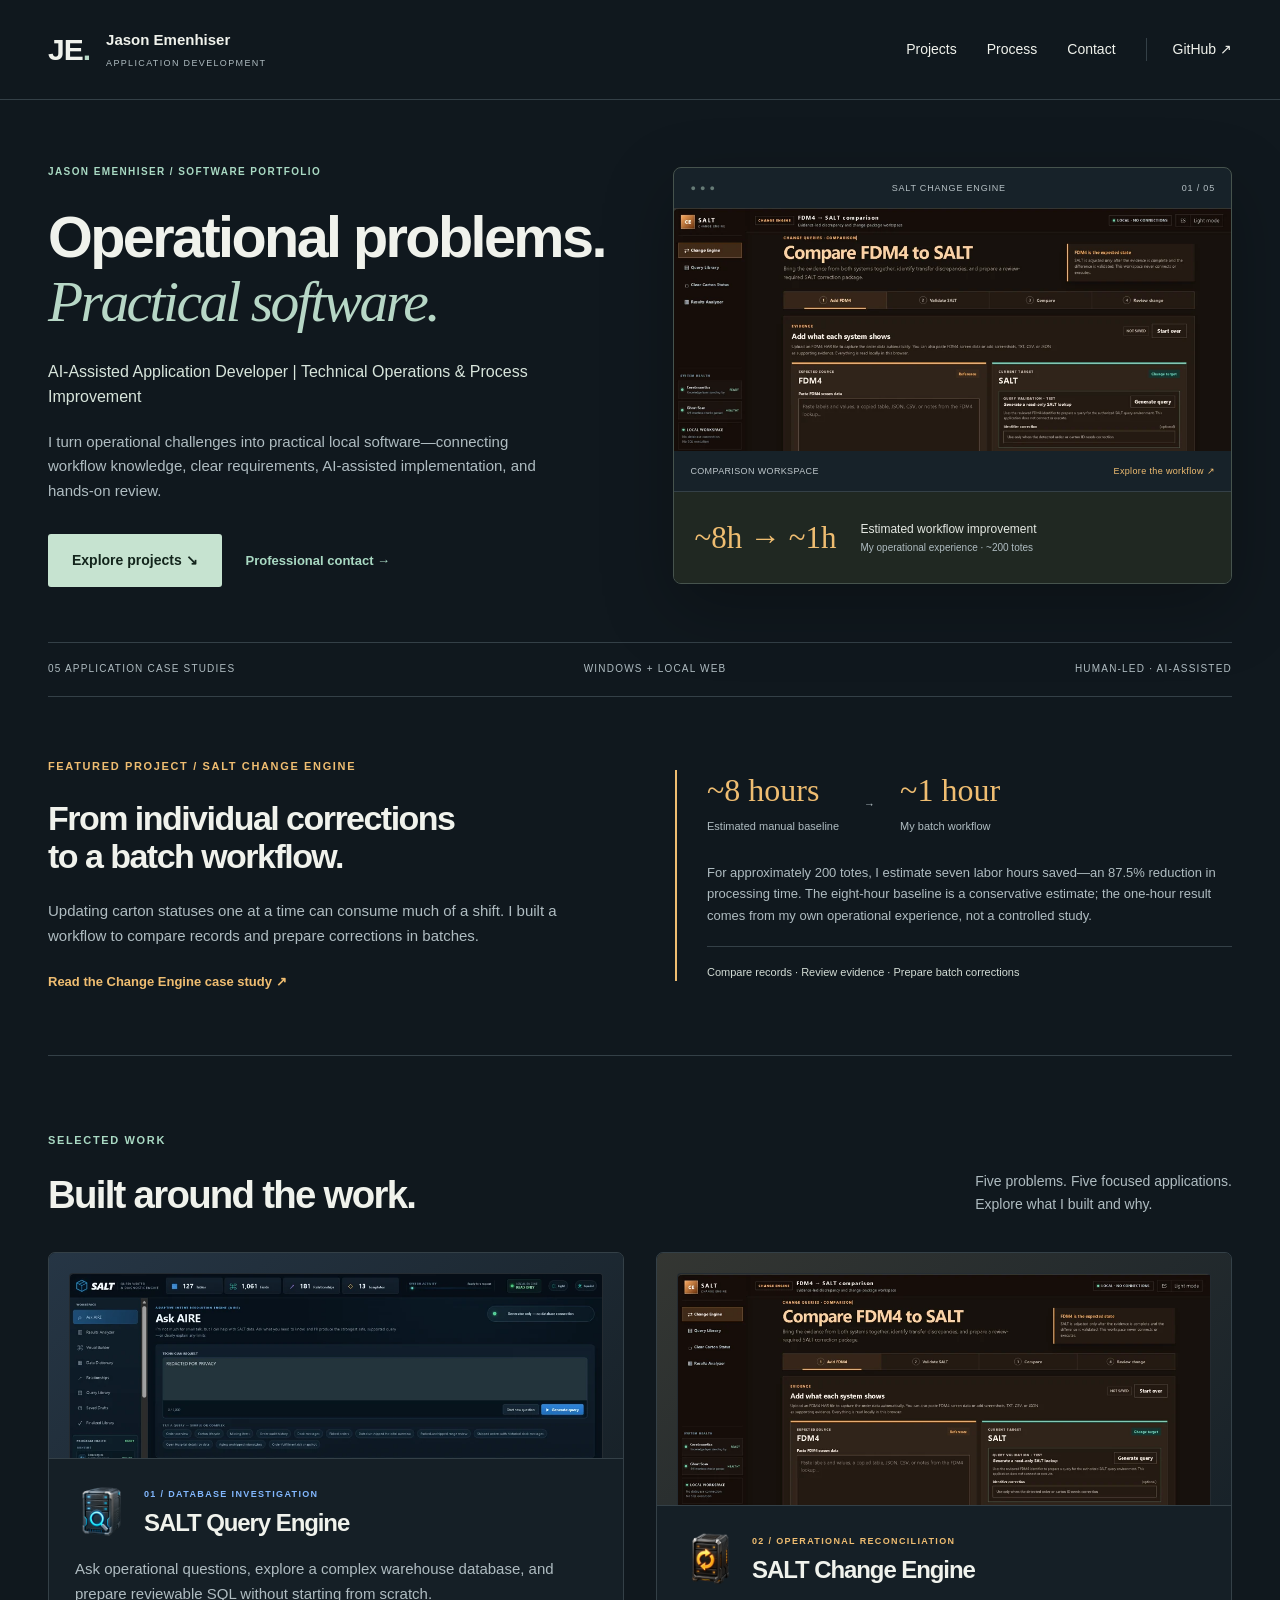
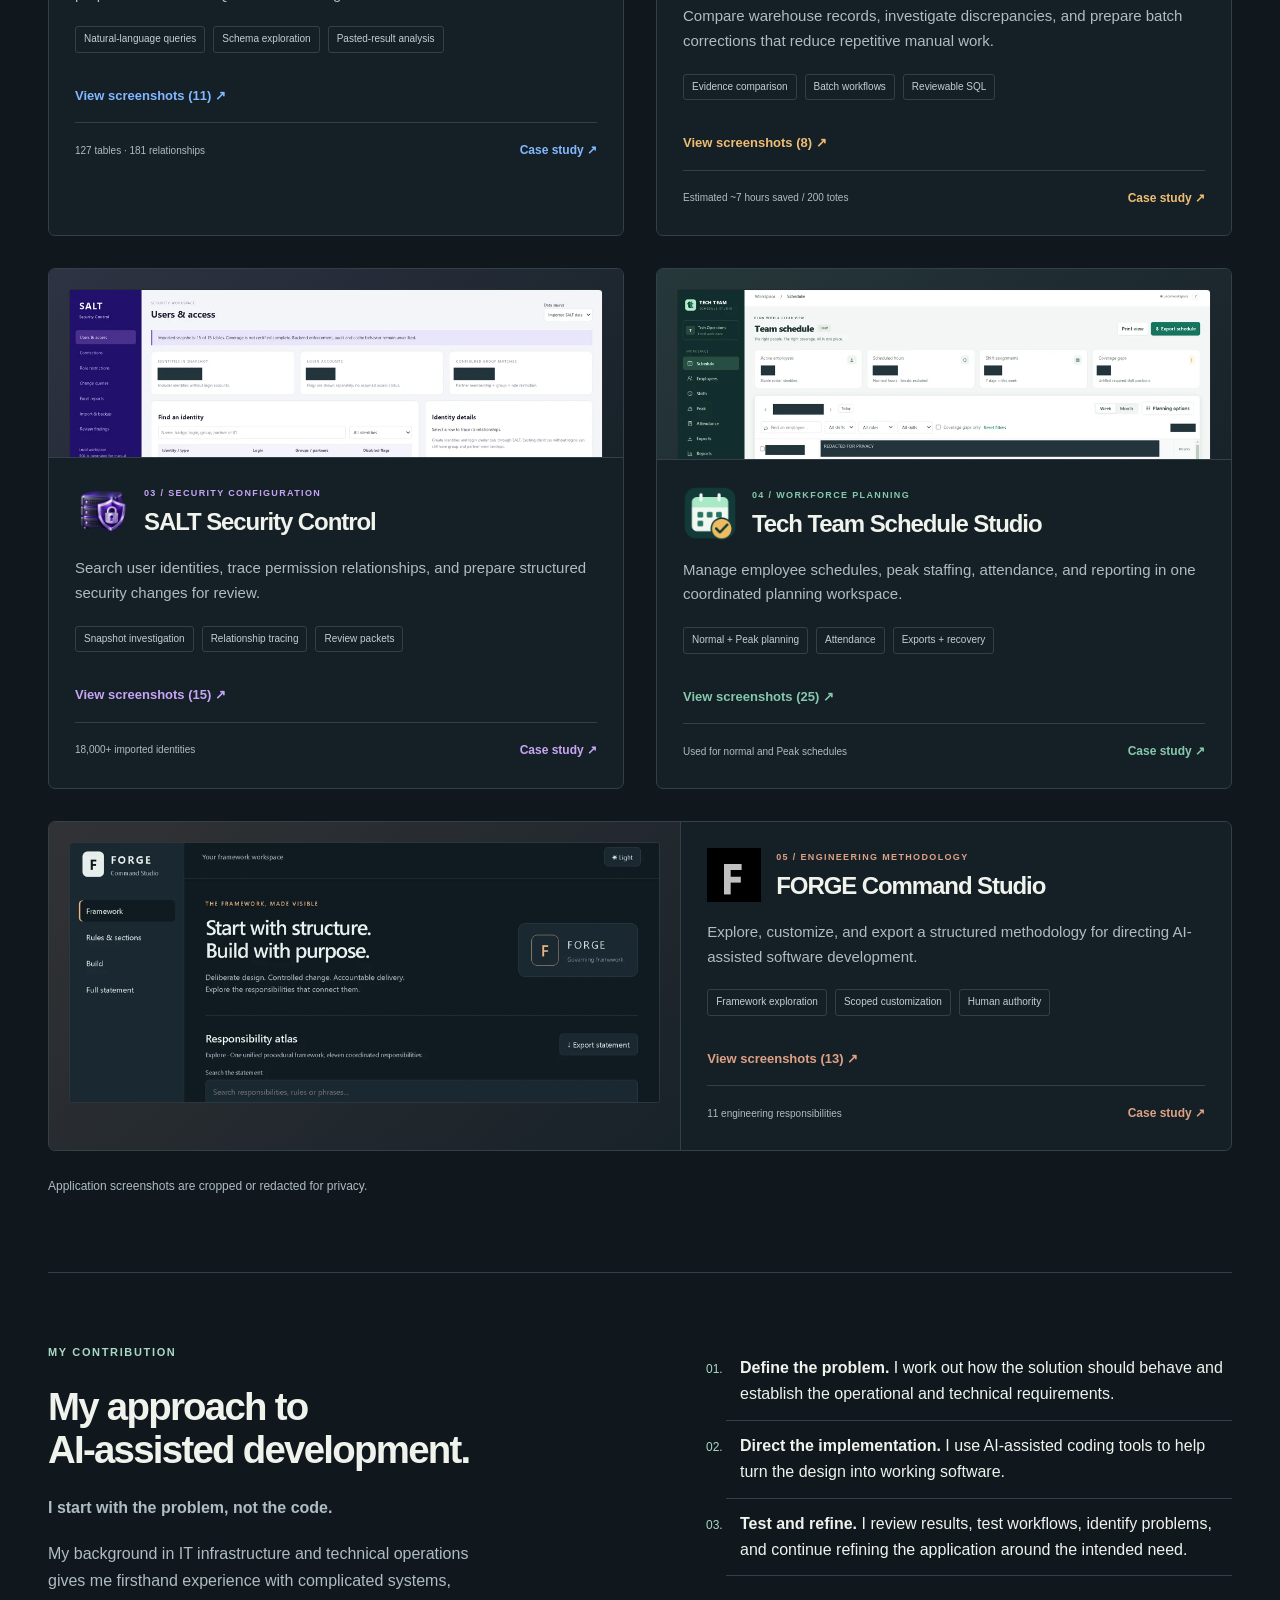
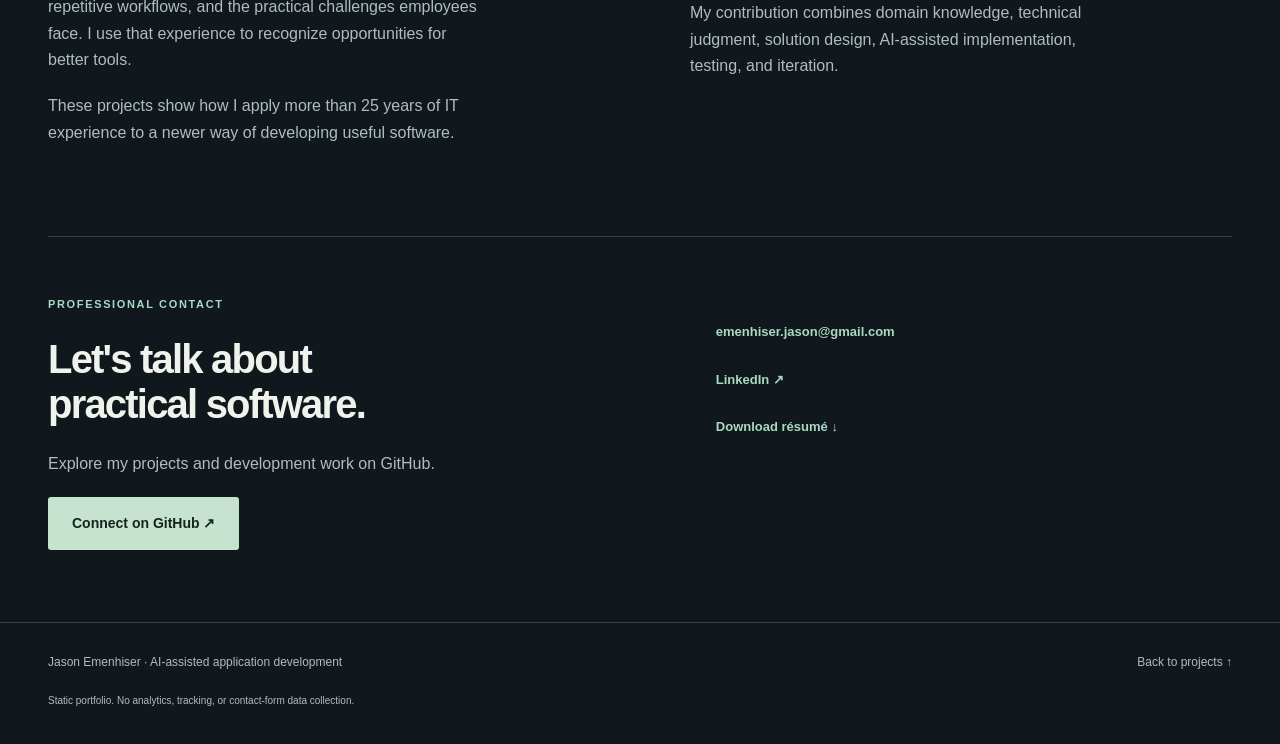
<file: index.html>
<!doctype html><html lang="en"><head><meta charset="utf-8"><meta name="viewport" content="width=device-width, initial-scale=1"><meta name="description" content="Jason Emenhiser — AI-Assisted Application Developer | Technical Operations &amp; Process Improvement. Explore five practical local software projects."><title>AI-Assisted Application Developer | Jason Emenhiser</title><link rel="icon" href="favicon.svg" type="image/svg+xml"><link rel="stylesheet" href="styles.css"><script src="main.js" defer></script></head><body><a class="skip" href="#main">Skip to content</a><header><a class="brand" href="index.html"><span class="mark">JE<span>.</span></span><span>Jason Emenhiser<small>APPLICATION DEVELOPMENT</small></span></a><nav aria-label="Main navigation"><a href="index.html#projects">Projects</a><a href="index.html#process">Process</a><a href="index.html#contact">Contact</a><a class="nav-github" href="https://github.com/emenhiserjason-afk">GitHub ↗</a></nav></header><main id="main"><section class="hero"><div class="hero-copy"><span class="eyebrow">JASON EMENHISER / SOFTWARE PORTFOLIO</span><h1>Operational problems.<br><em>Practical software.</em></h1><p class="professional-title">AI-Assisted Application Developer | Technical Operations &amp; Process Improvement</p><p class="hero-intro">I turn operational challenges into practical local software—connecting workflow knowledge, clear requirements, AI-assisted implementation, and hands-on review.</p><div class="hero-actions"><a class="button" href="#projects">Explore projects ↘</a><a class="text-link" href="#contact">Professional contact →</a></div></div><div class="hero-evidence" style="--accent:#efbd71"><div class="window-bar"><span class="window-dots" aria-hidden="true">● ● ●</span><span>SALT CHANGE ENGINE</span><span>01 / 05</span></div><a class="shot" href="salt-change-engine-1.webp" data-lightbox data-project="salt-change-engine" data-file="salt-change-engine-1.webp" data-caption="Evidence-led comparison" aria-label="Enlarge Evidence-led comparison"><img src="salt-change-engine-1-thumb.webp" alt="Evidence-led comparison" width="1880" height="818" loading="eager" decoding="async" fetchpriority="high"><span class="zoom" aria-hidden="true">View screenshot ↗</span></a><div class="evidence-caption"><span>COMPARISON WORKSPACE</span><a href="salt-change-engine.html">Explore the workflow ↗</a></div><div class="hero-stat"><strong>~8h → ~1h</strong><span>Estimated workflow improvement<br><small>My operational experience · ~200 totes</small></span></div></div></section><div class="hero-meta"><span>05 APPLICATION CASE STUDIES</span><span>WINDOWS + LOCAL WEB</span><span>HUMAN-LED · AI-ASSISTED</span></div><section class="featured" style="--accent:#efbd71"><div class="featured-heading"><span class="eyebrow">FEATURED PROJECT / SALT CHANGE ENGINE</span><h2>From individual corrections<br>to a batch workflow.</h2><p>Updating carton statuses one at a time can consume much of a shift. I built a workflow to compare records and prepare corrections in batches.</p><a class="text-link" href="salt-change-engine.html">Read the Change Engine case study ↗</a></div><div class="impact"><div class="impact-numbers"><div><strong>~8 hours</strong><span>Estimated manual baseline</span></div><span aria-hidden="true">→</span><div><strong>~1 hour</strong><span>My batch workflow</span></div></div><p>For approximately 200 totes, I estimate seven labor hours saved—an 87.5% reduction in processing time. The eight-hour baseline is a conservative estimate; the one-hour result comes from my own operational experience, not a controlled study.</p><div class="impact-rule">Compare records · Review evidence · Prepare batch corrections</div></div></section><section id="projects"><div class="section-heading"><div><span class="eyebrow">SELECTED WORK</span><h2>Built around the work.</h2></div><p>Five problems. Five focused applications.<br>Explore what I built and why.</p></div><div class="projects"><article class="project" style="--accent:#82b8ff"><div class="card-visual"><a class="shot" href="salt-query-engine-1.webp" data-lightbox data-project="salt-query-engine" data-file="salt-query-engine-1.webp" data-caption="Ask AIRE query workspace" aria-label="Enlarge Ask AIRE query workspace"><img src="salt-query-engine-1-thumb.webp" alt="Ask AIRE query workspace" width="1883" height="652" loading="lazy" decoding="async" ><span class="zoom" aria-hidden="true">View screenshot ↗</span></a></div><div class="card-copy"><div class="card-heading"><img class="app-icon" src="salt-query-engine-icon.png" alt="" width="64" height="64"><div><span class="eyebrow">01 / Database investigation</span><h3><a href="salt-query-engine.html">SALT Query Engine</a></h3></div></div><p>Ask operational questions, explore a complex warehouse database, and prepare reviewable SQL without starting from scratch.</p><ul class="capabilities"><li>Natural-language queries</li><li>Schema exploration</li><li>Pasted-result analysis</li></ul><a class="text-link gallery-link" href="salt-query-engine.html#gallery" data-gallery="salt-query-engine">View screenshots (11) ↗</a><div class="card-bottom"><span>127 tables · 181 relationships</span><a class="text-link" href="salt-query-engine.html" aria-label="Explore SALT Query Engine case study">Case study ↗</a></div></div></article><article class="project" style="--accent:#efbd71"><div class="card-visual"><a class="shot" href="salt-change-engine-1.webp" data-lightbox data-project="salt-change-engine" data-file="salt-change-engine-1.webp" data-caption="Evidence-led comparison" aria-label="Enlarge Evidence-led comparison"><img src="salt-change-engine-1-thumb.webp" alt="Evidence-led comparison" width="1880" height="818" loading="lazy" decoding="async" ><span class="zoom" aria-hidden="true">View screenshot ↗</span></a></div><div class="card-copy"><div class="card-heading"><img class="app-icon" src="salt-change-engine-icon.png" alt="" width="64" height="64"><div><span class="eyebrow">02 / Operational reconciliation</span><h3><a href="salt-change-engine.html">SALT Change Engine</a></h3></div></div><p>Compare warehouse records, investigate discrepancies, and prepare batch corrections that reduce repetitive manual work.</p><ul class="capabilities"><li>Evidence comparison</li><li>Batch workflows</li><li>Reviewable SQL</li></ul><a class="text-link gallery-link" href="salt-change-engine.html#gallery" data-gallery="salt-change-engine">View screenshots (8) ↗</a><div class="card-bottom"><span>Estimated ~7 hours saved / 200 totes</span><a class="text-link" href="salt-change-engine.html" aria-label="Explore SALT Change Engine case study">Case study ↗</a></div></div></article><article class="project" style="--accent:#c6a5f5"><div class="card-visual"><a class="shot" href="salt-security-control-1.webp" data-lightbox data-project="salt-security-control" data-file="salt-security-control-1.webp" data-caption="Snapshot investigation workspace" aria-label="Enlarge Snapshot investigation workspace"><img src="salt-security-control-1-thumb.webp" alt="Snapshot investigation workspace" width="1896" height="598" loading="lazy" decoding="async" ><span class="zoom" aria-hidden="true">View screenshot ↗</span></a></div><div class="card-copy"><div class="card-heading"><img class="app-icon" src="salt-security-control-icon.png" alt="" width="64" height="64"><div><span class="eyebrow">03 / Security configuration</span><h3><a href="salt-security-control.html">SALT Security Control</a></h3></div></div><p>Search user identities, trace permission relationships, and prepare structured security changes for review.</p><ul class="capabilities"><li>Snapshot investigation</li><li>Relationship tracing</li><li>Review packets</li></ul><a class="text-link gallery-link" href="salt-security-control.html#gallery" data-gallery="salt-security-control">View screenshots (15) ↗</a><div class="card-bottom"><span>18,000+ imported identities</span><a class="text-link" href="salt-security-control.html" aria-label="Explore SALT Security Control case study">Case study ↗</a></div></div></article><article class="project" style="--accent:#85c9ac"><div class="card-visual"><a class="shot" href="schedule-studio-1.webp" data-lightbox data-project="schedule-studio" data-file="schedule-studio-1.webp" data-caption="Team schedule planning controls" aria-label="Enlarge Team schedule planning controls"><img src="schedule-studio-1-thumb.webp" alt="Team schedule planning controls" width="1881" height="598" loading="lazy" decoding="async" ><span class="zoom" aria-hidden="true">View screenshot ↗</span></a></div><div class="card-copy"><div class="card-heading"><img class="app-icon" src="schedule-studio-icon.png" alt="" width="64" height="64"><div><span class="eyebrow">04 / Workforce planning</span><h3><a href="schedule-studio.html">Tech Team Schedule Studio</a></h3></div></div><p>Manage employee schedules, peak staffing, attendance, and reporting in one coordinated planning workspace.</p><ul class="capabilities"><li>Normal + Peak planning</li><li>Attendance</li><li>Exports + recovery</li></ul><a class="text-link gallery-link" href="schedule-studio.html#gallery" data-gallery="schedule-studio">View screenshots (25) ↗</a><div class="card-bottom"><span>Used for normal and Peak schedules</span><a class="text-link" href="schedule-studio.html" aria-label="Explore Tech Team Schedule Studio case study">Case study ↗</a></div></div></article><article class="project" style="--accent:#dda185"><div class="card-visual"><a class="shot" href="forge-command-studio-1.webp" data-lightbox data-project="forge-command-studio" data-file="forge-command-studio-1.webp" data-caption="Unified framework workspace" aria-label="Enlarge Unified framework workspace"><img src="forge-command-studio-1-thumb.webp" alt="Unified framework workspace" width="1883" height="826" loading="lazy" decoding="async" ><span class="zoom" aria-hidden="true">View screenshot ↗</span></a></div><div class="card-copy"><div class="card-heading"><img class="app-icon" src="forge-command-studio-icon.png" alt="" width="64" height="64"><div><span class="eyebrow">05 / Engineering methodology</span><h3><a href="forge-command-studio.html">FORGE Command Studio</a></h3></div></div><p>Explore, customize, and export a structured methodology for directing AI-assisted software development.</p><ul class="capabilities"><li>Framework exploration</li><li>Scoped customization</li><li>Human authority</li></ul><a class="text-link gallery-link" href="forge-command-studio.html#gallery" data-gallery="forge-command-studio">View screenshots (13) ↗</a><div class="card-bottom"><span>11 engineering responsibilities</span><a class="text-link" href="forge-command-studio.html" aria-label="Explore FORGE Command Studio case study">Case study ↗</a></div></div></article></div><p class="media-disclosure">Application screenshots are cropped or redacted for privacy.</p></section><section id="process" class="process"><div><span class="eyebrow">MY CONTRIBUTION</span><h2>My approach to<br>AI-assisted development.</h2><p><strong>I start with the problem, not the code.</strong></p><p>My background in IT infrastructure and technical operations gives me firsthand experience with complicated systems, repetitive workflows, and the practical challenges employees face. I use that experience to recognize opportunities for better tools.</p><p>These projects show how I apply more than 25 years of IT experience to a newer way of developing useful software.</p></div><div><ol><li><strong>Define the problem.</strong> I work out how the solution should behave and establish the operational and technical requirements.</li><li><strong>Direct the implementation.</strong> I use AI-assisted coding tools to help turn the design into working software.</li><li><strong>Test and refine.</strong> I review results, test workflows, identify problems, and continue refining the application around the intended need.</li></ol><p>My contribution combines domain knowledge, technical judgment, solution design, AI-assisted implementation, testing, and iteration.</p></div></section><section id="contact" class="contact"><div><span class="eyebrow">PROFESSIONAL CONTACT</span><h2>Let's talk about<br>practical software.</h2><p>Explore my projects and development work on GitHub.</p><a class="button" href="https://github.com/emenhiserjason-afk">Connect on GitHub ↗</a></div><div class="contact-details"><a class="text-link" href="mailto:emenhiser.jason@gmail.com">emenhiser.jason@gmail.com</a><a class="text-link" href="https://www.linkedin.com/in/jason-emenhiser-101ab519/">LinkedIn ↗</a><a class="text-link" href="jason-emenhiser-resume.pdf" download>Download résumé ↓</a></div></section></main><footer><span>Jason Emenhiser · AI-assisted application development</span><a href="index.html#projects">Back to projects ↑</a><small>Static portfolio. No analytics, tracking, or contact-form data collection.</small></footer><dialog id="lightbox" aria-labelledby="lightbox-caption"><div class="lightbox-bar"><span>APPLICATION SCREENSHOT</span><button type="button" id="close-lightbox" autofocus>Close ×</button></div><div class="lightbox-scroll"><img id="lightbox-image" alt=""></div><div class="gallery-controls"><button type="button" id="previous-image" aria-label="Previous screenshot">← Previous</button><span id="image-count" aria-live="polite"></span><button type="button" id="next-image" aria-label="Next screenshot">Next →</button><button type="button" id="image-size" aria-pressed="false">Actual size</button></div><p id="lightbox-caption" aria-live="polite"></p><p class="lightbox-note">Application screenshot · Sensitive details removed.</p></dialog><script type="application/json" id="gallery-data">[{"project":"salt-query-engine","file":"salt-query-engine-1.webp","url":"salt-query-engine-1.webp","title":"SALT Query Engine","caption":"Ask AIRE query workspace"},{"project":"salt-query-engine","file":"salt-query-engine-2.webp","url":"salt-query-engine-2.webp","title":"SALT Query Engine","caption":"Pasted-result analysis"},{"project":"salt-change-engine","file":"salt-change-engine-1.webp","url":"salt-change-engine-1.webp","title":"SALT Change Engine","caption":"Evidence-led comparison"},{"project":"salt-change-engine","file":"salt-change-engine-2.webp","url":"salt-change-engine-2.webp","title":"SALT Change Engine","caption":"Batch carton-status workflow"},{"project":"salt-security-control","file":"salt-security-control-1.webp","url":"salt-security-control-1.webp","title":"SALT Security Control","caption":"Snapshot investigation workspace"},{"project":"salt-security-control","file":"salt-security-control-2.webp","url":"salt-security-control-2.webp","title":"SALT Security Control","caption":"Import and validation workflow"},{"project":"schedule-studio","file":"schedule-studio-1.webp","url":"schedule-studio-1.webp","title":"Tech Team Schedule Studio","caption":"Team schedule planning controls"},{"project":"schedule-studio","file":"schedule-studio-2.webp","url":"schedule-studio-2.webp","title":"Tech Team Schedule Studio","caption":"Workspace settings and backup"},{"project":"forge-command-studio","file":"forge-command-studio-1.webp","url":"forge-command-studio-1.webp","title":"FORGE Command Studio","caption":"Unified framework workspace"},{"project":"forge-command-studio","file":"forge-command-studio-2.webp","url":"forge-command-studio-2.webp","title":"FORGE Command Studio","caption":"Responsibility atlas"},{"project":"salt-query-engine","file":"salt-query-engine-3.webp","url":"salt-query-engine-3.webp","title":"SALT Query Engine","caption":"Visual query builder"},{"project":"salt-query-engine","file":"salt-query-engine-4.webp","url":"salt-query-engine-4.webp","title":"SALT Query Engine","caption":"Data dictionary"},{"project":"salt-query-engine","file":"salt-query-engine-5.webp","url":"salt-query-engine-5.webp","title":"SALT Query Engine","caption":"Relationship explorer"},{"project":"salt-query-engine","file":"salt-query-engine-6.webp","url":"salt-query-engine-6.webp","title":"SALT Query Engine","caption":"Query template library"},{"project":"salt-query-engine","file":"salt-query-engine-7.webp","url":"salt-query-engine-7.webp","title":"SALT Query Engine","caption":"Saved drafts"},{"project":"salt-query-engine","file":"salt-query-engine-8.webp","url":"salt-query-engine-8.webp","title":"SALT Query Engine","caption":"Finalized query library"},{"project":"salt-query-engine","file":"salt-query-engine-9.webp","url":"salt-query-engine-9.webp","title":"SALT Query Engine","caption":"Query workspace and status reference"},{"project":"salt-query-engine","file":"salt-query-engine-10.webp","url":"salt-query-engine-10.webp","title":"SALT Query Engine","caption":"Light theme query workspace"},{"project":"salt-query-engine","file":"salt-query-engine-11.webp","url":"salt-query-engine-11.webp","title":"SALT Query Engine","caption":"Spanish query workspace"},{"project":"salt-change-engine","file":"salt-change-engine-3.webp","url":"salt-change-engine-3.webp","title":"SALT Change Engine","caption":"Evidence input and comparison"},{"project":"salt-change-engine","file":"salt-change-engine-4.webp","url":"salt-change-engine-4.webp","title":"SALT Change Engine","caption":"Change Query Library"},{"project":"salt-change-engine","file":"salt-change-engine-5.webp","url":"salt-change-engine-5.webp","title":"SALT Change Engine","caption":"Pasted lookup results"},{"project":"salt-change-engine","file":"salt-change-engine-6.webp","url":"salt-change-engine-6.webp","title":"SALT Change Engine","caption":"Results Analyzer empty state"},{"project":"salt-change-engine","file":"salt-change-engine-7.webp","url":"salt-change-engine-7.webp","title":"SALT Change Engine","caption":"Comparison workspace in light theme"},{"project":"salt-change-engine","file":"salt-change-engine-8.webp","url":"salt-change-engine-8.webp","title":"SALT Change Engine","caption":"Spanish comparison workspace"},{"project":"salt-security-control","file":"salt-security-control-3.webp","url":"salt-security-control-3.webp","title":"SALT Security Control","caption":"Identity investigation"},{"project":"salt-security-control","file":"salt-security-control-4.webp","url":"salt-security-control-4.webp","title":"SALT Security Control","caption":"Connection overview"},{"project":"salt-security-control","file":"salt-security-control-5.webp","url":"salt-security-control-5.webp","title":"SALT Security Control","caption":"Group relationship table"},{"project":"salt-security-control","file":"salt-security-control-6.webp","url":"salt-security-control-6.webp","title":"SALT Security Control","caption":"Partner relationship table"},{"project":"salt-security-control","file":"salt-security-control-7.webp","url":"salt-security-control-7.webp","title":"SALT Security Control","caption":"Role restriction controls"},{"project":"salt-security-control","file":"salt-security-control-8.webp","url":"salt-security-control-8.webp","title":"SALT Security Control","caption":"Selected role restriction view"},{"project":"salt-security-control","file":"salt-security-control-9.webp","url":"salt-security-control-9.webp","title":"SALT Security Control","caption":"Manual change preparation"},{"project":"salt-security-control","file":"salt-security-control-10.webp","url":"salt-security-control-10.webp","title":"SALT Security Control","caption":"Prepared change workflow"},{"project":"salt-security-control","file":"salt-security-control-11.webp","url":"salt-security-control-11.webp","title":"SALT Security Control","caption":"Impact and SQL rehearsal"},{"project":"salt-security-control","file":"salt-security-control-12.webp","url":"salt-security-control-12.webp","title":"SALT Security Control","caption":"Excel report configuration"},{"project":"salt-security-control","file":"salt-security-control-13.webp","url":"salt-security-control-13.webp","title":"SALT Security Control","caption":"Snapshot coverage table"},{"project":"salt-security-control","file":"salt-security-control-14.webp","url":"salt-security-control-14.webp","title":"SALT Security Control","caption":"Backup and restore"},{"project":"salt-security-control","file":"salt-security-control-15.webp","url":"salt-security-control-15.webp","title":"SALT Security Control","caption":"Review findings"},{"project":"schedule-studio","file":"schedule-studio-3.webp","url":"schedule-studio-3.webp","title":"Tech Team Schedule Studio","caption":"Weekly schedule grid"},{"project":"schedule-studio","file":"schedule-studio-4.webp","url":"schedule-studio-4.webp","title":"Tech Team Schedule Studio","caption":"Schedule review and planning conflicts"},{"project":"schedule-studio","file":"schedule-studio-5.webp","url":"schedule-studio-5.webp","title":"Tech Team Schedule Studio","caption":"Planning options and display controls"},{"project":"schedule-studio","file":"schedule-studio-6.webp","url":"schedule-studio-6.webp","title":"Tech Team Schedule Studio","caption":"Assignment editor"},{"project":"schedule-studio","file":"schedule-studio-7.webp","url":"schedule-studio-7.webp","title":"Tech Team Schedule Studio","caption":"Daily attendance workspace"},{"project":"schedule-studio","file":"schedule-studio-8.webp","url":"schedule-studio-8.webp","title":"Tech Team Schedule Studio","caption":"Employee roster controls"},{"project":"schedule-studio","file":"schedule-studio-9.webp","url":"schedule-studio-9.webp","title":"Tech Team Schedule Studio","caption":"Normal schedules and shift definitions"},{"project":"schedule-studio","file":"schedule-studio-10.webp","url":"schedule-studio-10.webp","title":"Tech Team Schedule Studio","caption":"Shift history and restoration"},{"project":"schedule-studio","file":"schedule-studio-11.webp","url":"schedule-studio-11.webp","title":"Tech Team Schedule Studio","caption":"Peak schedule management"},{"project":"schedule-studio","file":"schedule-studio-12.webp","url":"schedule-studio-12.webp","title":"Tech Team Schedule Studio","caption":"Export options"},{"project":"schedule-studio","file":"schedule-studio-13.webp","url":"schedule-studio-13.webp","title":"Tech Team Schedule Studio","caption":"Print, image and spreadsheet export preview"},{"project":"schedule-studio","file":"schedule-studio-14.webp","url":"schedule-studio-14.webp","title":"Tech Team Schedule Studio","caption":"Individual dated schedule editor"},{"project":"schedule-studio","file":"schedule-studio-15.webp","url":"schedule-studio-15.webp","title":"Tech Team Schedule Studio","caption":"Weekly hours and calendar preview"},{"project":"schedule-studio","file":"schedule-studio-16.webp","url":"schedule-studio-16.webp","title":"Tech Team Schedule Studio","caption":"Report builder and filters"},{"project":"schedule-studio","file":"schedule-studio-17.webp","url":"schedule-studio-17.webp","title":"Tech Team Schedule Studio","caption":"Planner access configuration"},{"project":"schedule-studio","file":"schedule-studio-18.webp","url":"schedule-studio-18.webp","title":"Tech Team Schedule Studio","caption":"Security settings and sharing"},{"project":"schedule-studio","file":"schedule-studio-19.webp","url":"schedule-studio-19.webp","title":"Tech Team Schedule Studio","caption":"Local network sharing controls"},{"project":"schedule-studio","file":"schedule-studio-20.webp","url":"schedule-studio-20.webp","title":"Tech Team Schedule Studio","caption":"Restore controls and system health"},{"project":"schedule-studio","file":"schedule-studio-21.webp","url":"schedule-studio-21.webp","title":"Tech Team Schedule Studio","caption":"Choose the active planner"},{"project":"schedule-studio","file":"schedule-studio-22.webp","url":"schedule-studio-22.webp","title":"Tech Team Schedule Studio","caption":"Built-in usage guide"},{"project":"schedule-studio","file":"schedule-studio-23.webp","url":"schedule-studio-23.webp","title":"Tech Team Schedule Studio","caption":"Create a dated schedule"},{"project":"schedule-studio","file":"schedule-studio-24.webp","url":"schedule-studio-24.webp","title":"Tech Team Schedule Studio","caption":"Attendance status editing"},{"project":"schedule-studio","file":"schedule-studio-25.webp","url":"schedule-studio-25.webp","title":"Tech Team Schedule Studio","caption":"Attendance detail editor"},{"project":"forge-command-studio","file":"forge-command-studio-3.webp","url":"forge-command-studio-3.webp","title":"FORGE Command Studio","caption":"Search the responsibility atlas"},{"project":"forge-command-studio","file":"forge-command-studio-4.webp","url":"forge-command-studio-4.webp","title":"FORGE Command Studio","caption":"Read a responsibility"},{"project":"forge-command-studio","file":"forge-command-studio-5.webp","url":"forge-command-studio-5.webp","title":"FORGE Command Studio","caption":"Light theme workspace"},{"project":"forge-command-studio","file":"forge-command-studio-6.webp","url":"forge-command-studio-6.webp","title":"FORGE Command Studio","caption":"Rules and sections"},{"project":"forge-command-studio","file":"forge-command-studio-7.webp","url":"forge-command-studio-7.webp","title":"FORGE Command Studio","caption":"Read purpose and authority"},{"project":"forge-command-studio","file":"forge-command-studio-8.webp","url":"forge-command-studio-8.webp","title":"FORGE Command Studio","caption":"Evidence and handoff sections"},{"project":"forge-command-studio","file":"forge-command-studio-9.webp","url":"forge-command-studio-9.webp","title":"FORGE Command Studio","caption":"Verification and delivery responsibilities"},{"project":"forge-command-studio","file":"forge-command-studio-10.webp","url":"forge-command-studio-10.webp","title":"FORGE Command Studio","caption":"Create a custom framework"},{"project":"forge-command-studio","file":"forge-command-studio-11.webp","url":"forge-command-studio-11.webp","title":"FORGE Command Studio","caption":"Customize design rules"},{"project":"forge-command-studio","file":"forge-command-studio-12.webp","url":"forge-command-studio-12.webp","title":"FORGE Command Studio","caption":"Preview framework changes"},{"project":"forge-command-studio","file":"forge-command-studio-13.webp","url":"forge-command-studio-13.webp","title":"FORGE Command Studio","caption":"Full governing statement"}]</script></body></html>
</file>
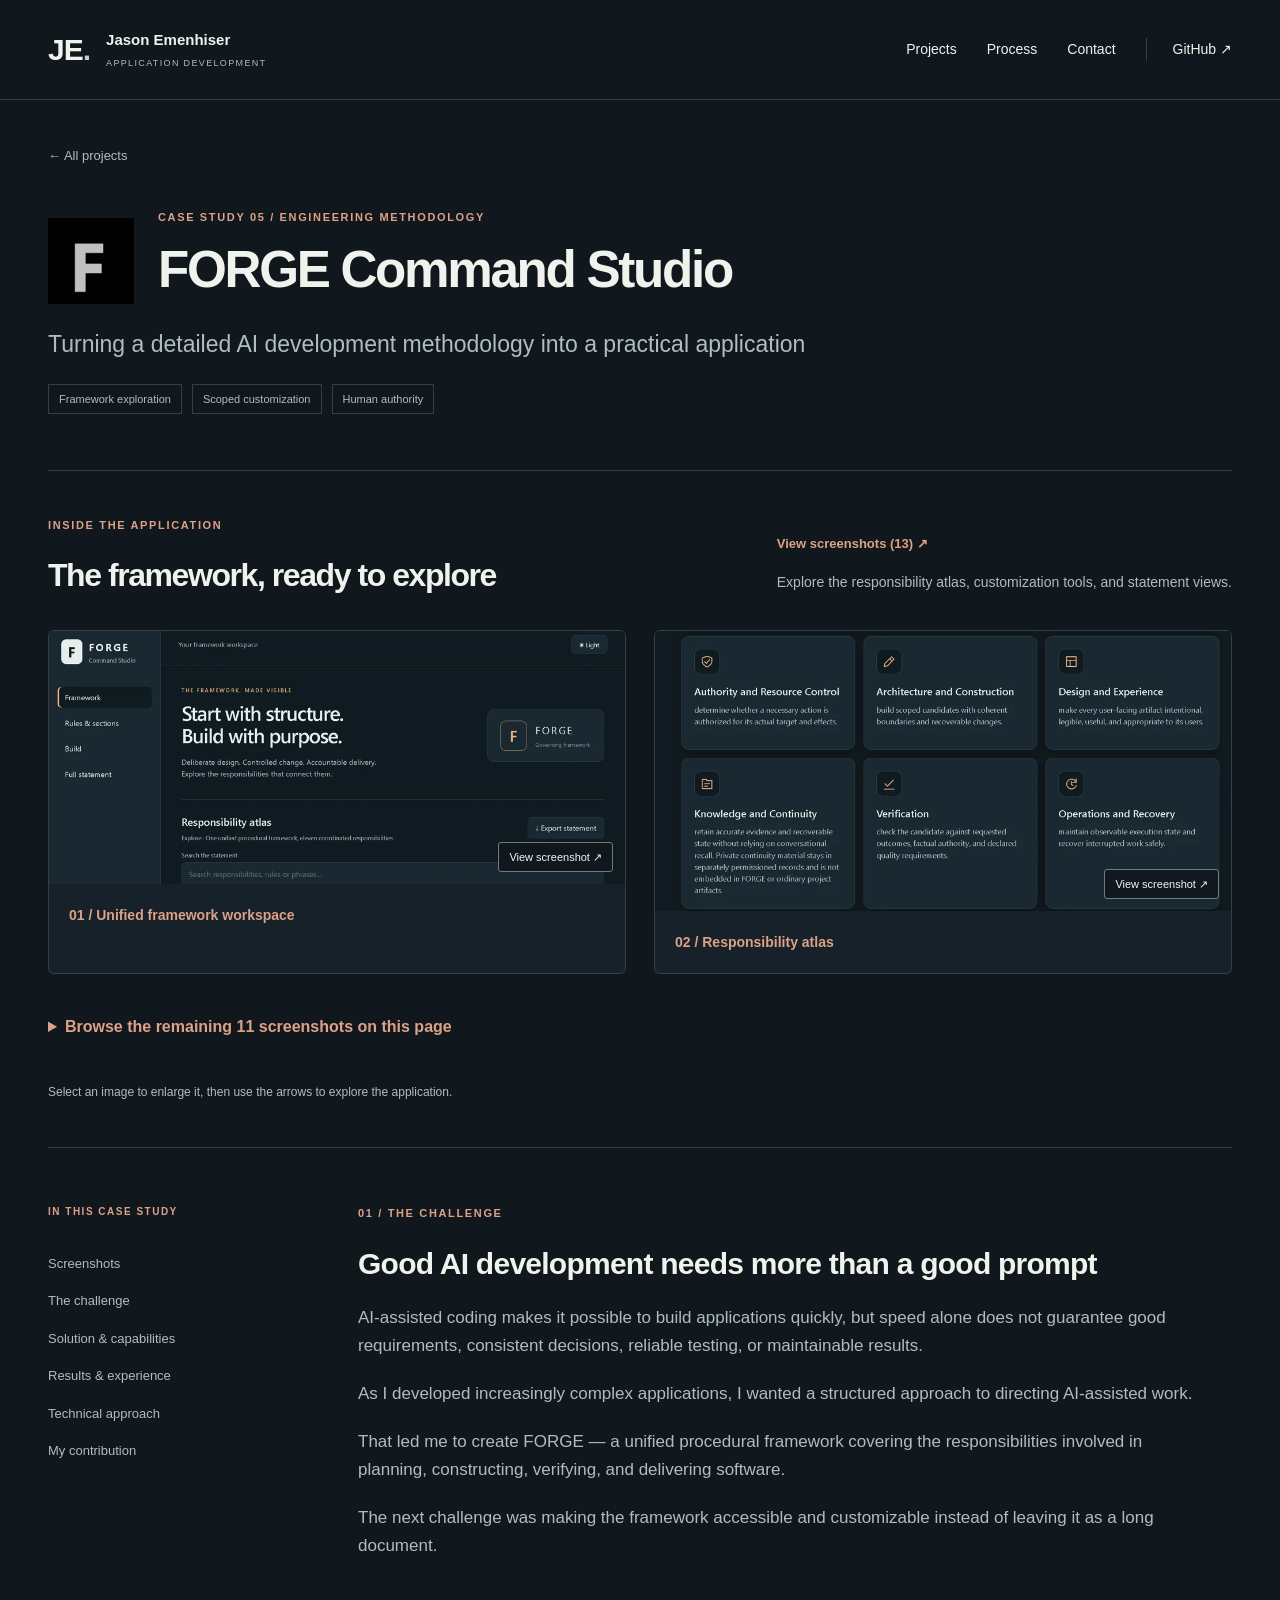
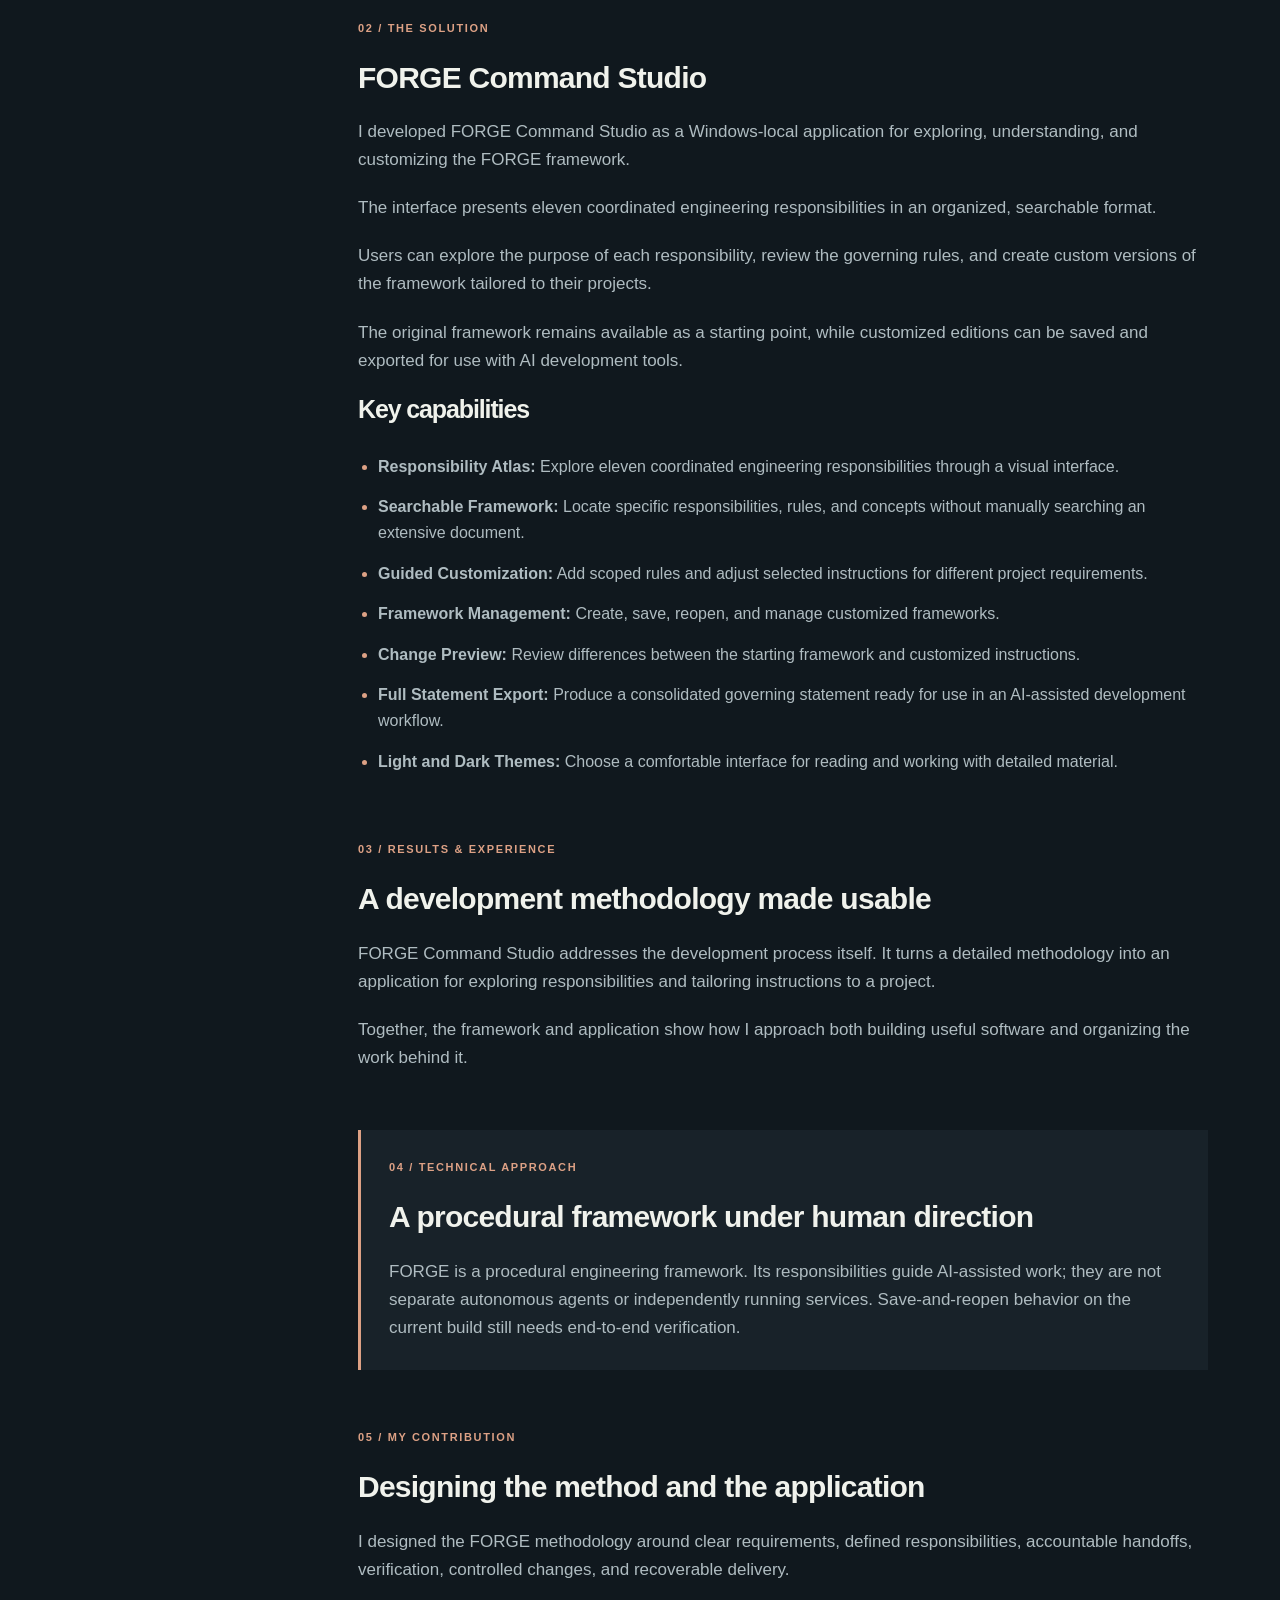
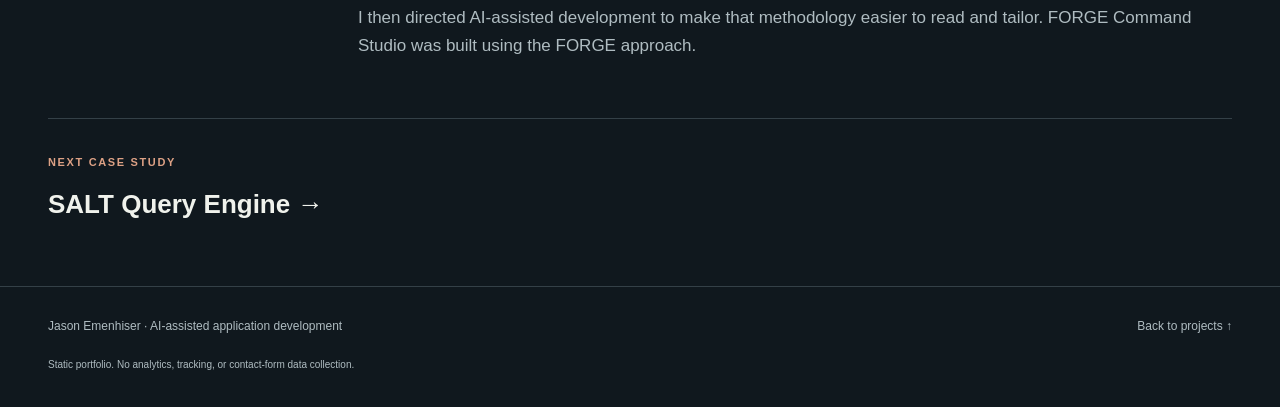
<file: forge-command-studio.html>
<!doctype html><html lang="en"><head><meta charset="utf-8"><meta name="viewport" content="width=device-width, initial-scale=1"><meta name="description" content="Explore, customize, and export a structured methodology for directing AI-assisted software development."><title>FORGE Command Studio | Jason Emenhiser</title><link rel="icon" href="favicon.svg" type="image/svg+xml"><link rel="stylesheet" href="styles.css"><script src="main.js" defer></script></head><body><a class="skip" href="#main">Skip to content</a><header><a class="brand" href="index.html"><span class="mark">JE<span>.</span></span><span>Jason Emenhiser<small>APPLICATION DEVELOPMENT</small></span></a><nav aria-label="Main navigation"><a href="index.html#projects">Projects</a><a href="index.html#process">Process</a><a href="index.html#contact">Contact</a><a class="nav-github" href="https://github.com/emenhiserjason-afk">GitHub ↗</a></nav></header>
 <main id="main" style="--accent:#dda185">
  <section class="detail-hero">
   <a class="back" href="index.html#projects">← All projects</a>
   <div class="detail-title"><img class="app-icon" src="forge-command-studio-icon.png" alt="" width="64" height="64"><div><p class="eyebrow">CASE STUDY 05 / Engineering methodology</p><h1>FORGE Command Studio</h1></div></div>
   <p class="lead">Turning a detailed AI development methodology into a practical application</p><div class="detail-tags"><span>Framework exploration</span><span>Scoped customization</span><span>Human authority</span></div>
  </section>
  <section id="gallery" class="gallery-section">
   <div class="section-heading"><div><span class="eyebrow">INSIDE THE APPLICATION</span><h2>The framework, ready to explore</h2></div><div><a class="text-link gallery-link" href="forge-command-studio.html#gallery" data-gallery="forge-command-studio">View screenshots (13) ↗</a><p>Explore the responsibility atlas, customization tools, and statement views.</p></div></div>
   <div class="gallery"><figure><a class="shot" href="forge-command-studio-1.webp" data-lightbox data-project="forge-command-studio" data-file="forge-command-studio-1.webp" data-caption="Unified framework workspace" aria-label="Enlarge Unified framework workspace"><img src="forge-command-studio-1-thumb.webp" alt="Unified framework workspace" width="1883" height="826" loading="lazy" decoding="async" ><span class="zoom" aria-hidden="true">View screenshot ↗</span></a><figcaption><span>01 / Unified framework workspace</span></figcaption></figure><figure><a class="shot" href="forge-command-studio-2.webp" data-lightbox data-project="forge-command-studio" data-file="forge-command-studio-2.webp" data-caption="Responsibility atlas" aria-label="Enlarge Responsibility atlas"><img src="forge-command-studio-2-thumb.webp" alt="Responsibility atlas" width="1480" height="720" loading="lazy" decoding="async" ><span class="zoom" aria-hidden="true">View screenshot ↗</span></a><figcaption><span>02 / Responsibility atlas</span></figcaption></figure></div><details class="all-screenshots"><summary>Browse the remaining 11 screenshots on this page</summary><div class="gallery"><figure><a class="shot" href="forge-command-studio-3.webp" data-lightbox data-project="forge-command-studio" data-file="forge-command-studio-3.webp" data-caption="Search the responsibility atlas" aria-label="Enlarge Search the responsibility atlas"><img src="forge-command-studio-3-thumb.webp" alt="Search the responsibility atlas" width="1862" height="823" loading="lazy" decoding="async" ><span class="zoom" aria-hidden="true">View screenshot ↗</span></a><figcaption><span>03 / Search the responsibility atlas</span></figcaption></figure><figure><a class="shot" href="forge-command-studio-4.webp" data-lightbox data-project="forge-command-studio" data-file="forge-command-studio-4.webp" data-caption="Read a responsibility" aria-label="Enlarge Read a responsibility"><img src="forge-command-studio-4-thumb.webp" alt="Read a responsibility" width="1407" height="701" loading="lazy" decoding="async" ><span class="zoom" aria-hidden="true">View screenshot ↗</span></a><figcaption><span>04 / Read a responsibility</span></figcaption></figure><figure><a class="shot" href="forge-command-studio-5.webp" data-lightbox data-project="forge-command-studio" data-file="forge-command-studio-5.webp" data-caption="Light theme workspace" aria-label="Enlarge Light theme workspace"><img src="forge-command-studio-5-thumb.webp" alt="Light theme workspace" width="1893" height="815" loading="lazy" decoding="async" ><span class="zoom" aria-hidden="true">View screenshot ↗</span></a><figcaption><span>05 / Light theme workspace</span></figcaption></figure><figure><a class="shot" href="forge-command-studio-6.webp" data-lightbox data-project="forge-command-studio" data-file="forge-command-studio-6.webp" data-caption="Rules and sections" aria-label="Enlarge Rules and sections"><img src="forge-command-studio-6-thumb.webp" alt="Rules and sections" width="1906" height="832" loading="lazy" decoding="async" ><span class="zoom" aria-hidden="true">View screenshot ↗</span></a><figcaption><span>06 / Rules and sections</span></figcaption></figure><figure><a class="shot" href="forge-command-studio-7.webp" data-lightbox data-project="forge-command-studio" data-file="forge-command-studio-7.webp" data-caption="Read purpose and authority" aria-label="Enlarge Read purpose and authority"><img src="forge-command-studio-7-thumb.webp" alt="Read purpose and authority" width="1823" height="817" loading="lazy" decoding="async" ><span class="zoom" aria-hidden="true">View screenshot ↗</span></a><figcaption><span>07 / Read purpose and authority</span></figcaption></figure><figure><a class="shot" href="forge-command-studio-8.webp" data-lightbox data-project="forge-command-studio" data-file="forge-command-studio-8.webp" data-caption="Evidence and handoff sections" aria-label="Enlarge Evidence and handoff sections"><img src="forge-command-studio-8-thumb.webp" alt="Evidence and handoff sections" width="1857" height="827" loading="lazy" decoding="async" ><span class="zoom" aria-hidden="true">View screenshot ↗</span></a><figcaption><span>08 / Evidence and handoff sections</span></figcaption></figure><figure><a class="shot" href="forge-command-studio-9.webp" data-lightbox data-project="forge-command-studio" data-file="forge-command-studio-9.webp" data-caption="Verification and delivery responsibilities" aria-label="Enlarge Verification and delivery responsibilities"><img src="forge-command-studio-9-thumb.webp" alt="Verification and delivery responsibilities" width="1853" height="817" loading="lazy" decoding="async" ><span class="zoom" aria-hidden="true">View screenshot ↗</span></a><figcaption><span>09 / Verification and delivery responsibilities</span></figcaption></figure><figure><a class="shot" href="forge-command-studio-10.webp" data-lightbox data-project="forge-command-studio" data-file="forge-command-studio-10.webp" data-caption="Create a custom framework" aria-label="Enlarge Create a custom framework"><img src="forge-command-studio-10-thumb.webp" alt="Create a custom framework" width="1912" height="822" loading="lazy" decoding="async" ><span class="zoom" aria-hidden="true">View screenshot ↗</span></a><figcaption><span>10 / Create a custom framework</span></figcaption></figure><figure><a class="shot" href="forge-command-studio-11.webp" data-lightbox data-project="forge-command-studio" data-file="forge-command-studio-11.webp" data-caption="Customize design rules" aria-label="Enlarge Customize design rules"><img src="forge-command-studio-11-thumb.webp" alt="Customize design rules" width="1892" height="822" loading="lazy" decoding="async" ><span class="zoom" aria-hidden="true">View screenshot ↗</span></a><figcaption><span>11 / Customize design rules</span></figcaption></figure><figure><a class="shot" href="forge-command-studio-12.webp" data-lightbox data-project="forge-command-studio" data-file="forge-command-studio-12.webp" data-caption="Preview framework changes" aria-label="Enlarge Preview framework changes"><img src="forge-command-studio-12-thumb.webp" alt="Preview framework changes" width="1892" height="826" loading="lazy" decoding="async" ><span class="zoom" aria-hidden="true">View screenshot ↗</span></a><figcaption><span>12 / Preview framework changes</span></figcaption></figure><figure><a class="shot" href="forge-command-studio-13.webp" data-lightbox data-project="forge-command-studio" data-file="forge-command-studio-13.webp" data-caption="Full governing statement" aria-label="Enlarge Full governing statement"><img src="forge-command-studio-13-thumb.webp" alt="Full governing statement" width="1908" height="835" loading="lazy" decoding="async" ><span class="zoom" aria-hidden="true">View screenshot ↗</span></a><figcaption><span>13 / Full governing statement</span></figcaption></figure></div></details>
   <p class="media-disclosure">Select an image to enlarge it, then use the arrows to explore the application.</p>
  </section>
  <div class="case-layout">
   <aside><span class="eyebrow">IN THIS CASE STUDY</span><a href="#gallery">Screenshots</a><a href="#challenge">The challenge</a><a href="#solution">Solution & capabilities</a><a href="#evidence">Results & experience</a><a href="#boundaries">Technical approach</a><a href="#contribution">My contribution</a></aside>
   <div class="case-content">
    <section id="challenge"><span class="eyebrow">01 / THE CHALLENGE</span><h2>Good AI development needs more than a good prompt</h2><p>AI-assisted coding makes it possible to build applications quickly, but speed alone does not guarantee good requirements, consistent decisions, reliable testing, or maintainable results.</p><p>As I developed increasingly complex applications, I wanted a structured approach to directing AI-assisted work.</p><p>That led me to create FORGE — a unified procedural framework covering the responsibilities involved in planning, constructing, verifying, and delivering software.</p><p>The next challenge was making the framework accessible and customizable instead of leaving it as a long document.</p></section>
    <section id="solution"><span class="eyebrow">02 / THE SOLUTION</span><h2>FORGE Command Studio</h2><p>I developed FORGE Command Studio as a Windows-local application for exploring, understanding, and customizing the FORGE framework.</p><p>The interface presents eleven coordinated engineering responsibilities in an organized, searchable format.</p><p>Users can explore the purpose of each responsibility, review the governing rules, and create custom versions of the framework tailored to their projects.</p><p>The original framework remains available as a starting point, while customized editions can be saved and exported for use with AI development tools.</p><h3>Key capabilities</h3><ul class="features"><li><strong>Responsibility Atlas:</strong> Explore eleven coordinated engineering responsibilities through a visual interface.</li><li><strong>Searchable Framework:</strong> Locate specific responsibilities, rules, and concepts without manually searching an extensive document.</li><li><strong>Guided Customization:</strong> Add scoped rules and adjust selected instructions for different project requirements.</li><li><strong>Framework Management:</strong> Create, save, reopen, and manage customized frameworks.</li><li><strong>Change Preview:</strong> Review differences between the starting framework and customized instructions.</li><li><strong>Full Statement Export:</strong> Produce a consolidated governing statement ready for use in an AI-assisted development workflow.</li><li><strong>Light and Dark Themes:</strong> Choose a comfortable interface for reading and working with detailed material.</li></ul></section>
    <section id="evidence"><span class="eyebrow">03 / RESULTS & EXPERIENCE</span><h2>A development methodology made usable</h2><p>FORGE Command Studio addresses the development process itself. It turns a detailed methodology into an application for exploring responsibilities and tailoring instructions to a project.</p><p>Together, the framework and application show how I approach both building useful software and organizing the work behind it.</p></section>
    <section id="boundaries" class="boundary"><span class="eyebrow">04 / TECHNICAL APPROACH</span><h2>A procedural framework under human direction</h2><p>FORGE is a procedural engineering framework. Its responsibilities guide AI-assisted work; they are not separate autonomous agents or independently running services. Save-and-reopen behavior on the current build still needs end-to-end verification.</p></section>
    <section id="contribution"><span class="eyebrow">05 / MY CONTRIBUTION</span><h2>Designing the method and the application</h2><p>I designed the FORGE methodology around clear requirements, defined responsibilities, accountable handoffs, verification, controlled changes, and recoverable delivery.</p><p>I then directed AI-assisted development to make that methodology easier to read and tailor. FORGE Command Studio was built using the FORGE approach.</p></section>
   </div>
  </div>
  <a class="next-project" href="salt-query-engine.html"><span class="eyebrow">NEXT CASE STUDY</span><strong>SALT Query Engine →</strong></a>
 </main><footer><span>Jason Emenhiser · AI-assisted application development</span><a href="index.html#projects">Back to projects ↑</a><small>Static portfolio. No analytics, tracking, or contact-form data collection.</small></footer><dialog id="lightbox" aria-labelledby="lightbox-caption"><div class="lightbox-bar"><span>APPLICATION SCREENSHOT</span><button type="button" id="close-lightbox" autofocus>Close ×</button></div><div class="lightbox-scroll"><img id="lightbox-image" alt=""></div><div class="gallery-controls"><button type="button" id="previous-image" aria-label="Previous screenshot">← Previous</button><span id="image-count" aria-live="polite"></span><button type="button" id="next-image" aria-label="Next screenshot">Next →</button><button type="button" id="image-size" aria-pressed="false">Actual size</button></div><p id="lightbox-caption" aria-live="polite"></p><p class="lightbox-note">Application screenshot · Sensitive details removed.</p></dialog><script type="application/json" id="gallery-data">[{"project":"salt-query-engine","file":"salt-query-engine-1.webp","url":"salt-query-engine-1.webp","title":"SALT Query Engine","caption":"Ask AIRE query workspace"},{"project":"salt-query-engine","file":"salt-query-engine-2.webp","url":"salt-query-engine-2.webp","title":"SALT Query Engine","caption":"Pasted-result analysis"},{"project":"salt-change-engine","file":"salt-change-engine-1.webp","url":"salt-change-engine-1.webp","title":"SALT Change Engine","caption":"Evidence-led comparison"},{"project":"salt-change-engine","file":"salt-change-engine-2.webp","url":"salt-change-engine-2.webp","title":"SALT Change Engine","caption":"Batch carton-status workflow"},{"project":"salt-security-control","file":"salt-security-control-1.webp","url":"salt-security-control-1.webp","title":"SALT Security Control","caption":"Snapshot investigation workspace"},{"project":"salt-security-control","file":"salt-security-control-2.webp","url":"salt-security-control-2.webp","title":"SALT Security Control","caption":"Import and validation workflow"},{"project":"schedule-studio","file":"schedule-studio-1.webp","url":"schedule-studio-1.webp","title":"Tech Team Schedule Studio","caption":"Team schedule planning controls"},{"project":"schedule-studio","file":"schedule-studio-2.webp","url":"schedule-studio-2.webp","title":"Tech Team Schedule Studio","caption":"Workspace settings and backup"},{"project":"forge-command-studio","file":"forge-command-studio-1.webp","url":"forge-command-studio-1.webp","title":"FORGE Command Studio","caption":"Unified framework workspace"},{"project":"forge-command-studio","file":"forge-command-studio-2.webp","url":"forge-command-studio-2.webp","title":"FORGE Command Studio","caption":"Responsibility atlas"},{"project":"salt-query-engine","file":"salt-query-engine-3.webp","url":"salt-query-engine-3.webp","title":"SALT Query Engine","caption":"Visual query builder"},{"project":"salt-query-engine","file":"salt-query-engine-4.webp","url":"salt-query-engine-4.webp","title":"SALT Query Engine","caption":"Data dictionary"},{"project":"salt-query-engine","file":"salt-query-engine-5.webp","url":"salt-query-engine-5.webp","title":"SALT Query Engine","caption":"Relationship explorer"},{"project":"salt-query-engine","file":"salt-query-engine-6.webp","url":"salt-query-engine-6.webp","title":"SALT Query Engine","caption":"Query template library"},{"project":"salt-query-engine","file":"salt-query-engine-7.webp","url":"salt-query-engine-7.webp","title":"SALT Query Engine","caption":"Saved drafts"},{"project":"salt-query-engine","file":"salt-query-engine-8.webp","url":"salt-query-engine-8.webp","title":"SALT Query Engine","caption":"Finalized query library"},{"project":"salt-query-engine","file":"salt-query-engine-9.webp","url":"salt-query-engine-9.webp","title":"SALT Query Engine","caption":"Query workspace and status reference"},{"project":"salt-query-engine","file":"salt-query-engine-10.webp","url":"salt-query-engine-10.webp","title":"SALT Query Engine","caption":"Light theme query workspace"},{"project":"salt-query-engine","file":"salt-query-engine-11.webp","url":"salt-query-engine-11.webp","title":"SALT Query Engine","caption":"Spanish query workspace"},{"project":"salt-change-engine","file":"salt-change-engine-3.webp","url":"salt-change-engine-3.webp","title":"SALT Change Engine","caption":"Evidence input and comparison"},{"project":"salt-change-engine","file":"salt-change-engine-4.webp","url":"salt-change-engine-4.webp","title":"SALT Change Engine","caption":"Change Query Library"},{"project":"salt-change-engine","file":"salt-change-engine-5.webp","url":"salt-change-engine-5.webp","title":"SALT Change Engine","caption":"Pasted lookup results"},{"project":"salt-change-engine","file":"salt-change-engine-6.webp","url":"salt-change-engine-6.webp","title":"SALT Change Engine","caption":"Results Analyzer empty state"},{"project":"salt-change-engine","file":"salt-change-engine-7.webp","url":"salt-change-engine-7.webp","title":"SALT Change Engine","caption":"Comparison workspace in light theme"},{"project":"salt-change-engine","file":"salt-change-engine-8.webp","url":"salt-change-engine-8.webp","title":"SALT Change Engine","caption":"Spanish comparison workspace"},{"project":"salt-security-control","file":"salt-security-control-3.webp","url":"salt-security-control-3.webp","title":"SALT Security Control","caption":"Identity investigation"},{"project":"salt-security-control","file":"salt-security-control-4.webp","url":"salt-security-control-4.webp","title":"SALT Security Control","caption":"Connection overview"},{"project":"salt-security-control","file":"salt-security-control-5.webp","url":"salt-security-control-5.webp","title":"SALT Security Control","caption":"Group relationship table"},{"project":"salt-security-control","file":"salt-security-control-6.webp","url":"salt-security-control-6.webp","title":"SALT Security Control","caption":"Partner relationship table"},{"project":"salt-security-control","file":"salt-security-control-7.webp","url":"salt-security-control-7.webp","title":"SALT Security Control","caption":"Role restriction controls"},{"project":"salt-security-control","file":"salt-security-control-8.webp","url":"salt-security-control-8.webp","title":"SALT Security Control","caption":"Selected role restriction view"},{"project":"salt-security-control","file":"salt-security-control-9.webp","url":"salt-security-control-9.webp","title":"SALT Security Control","caption":"Manual change preparation"},{"project":"salt-security-control","file":"salt-security-control-10.webp","url":"salt-security-control-10.webp","title":"SALT Security Control","caption":"Prepared change workflow"},{"project":"salt-security-control","file":"salt-security-control-11.webp","url":"salt-security-control-11.webp","title":"SALT Security Control","caption":"Impact and SQL rehearsal"},{"project":"salt-security-control","file":"salt-security-control-12.webp","url":"salt-security-control-12.webp","title":"SALT Security Control","caption":"Excel report configuration"},{"project":"salt-security-control","file":"salt-security-control-13.webp","url":"salt-security-control-13.webp","title":"SALT Security Control","caption":"Snapshot coverage table"},{"project":"salt-security-control","file":"salt-security-control-14.webp","url":"salt-security-control-14.webp","title":"SALT Security Control","caption":"Backup and restore"},{"project":"salt-security-control","file":"salt-security-control-15.webp","url":"salt-security-control-15.webp","title":"SALT Security Control","caption":"Review findings"},{"project":"schedule-studio","file":"schedule-studio-3.webp","url":"schedule-studio-3.webp","title":"Tech Team Schedule Studio","caption":"Weekly schedule grid"},{"project":"schedule-studio","file":"schedule-studio-4.webp","url":"schedule-studio-4.webp","title":"Tech Team Schedule Studio","caption":"Schedule review and planning conflicts"},{"project":"schedule-studio","file":"schedule-studio-5.webp","url":"schedule-studio-5.webp","title":"Tech Team Schedule Studio","caption":"Planning options and display controls"},{"project":"schedule-studio","file":"schedule-studio-6.webp","url":"schedule-studio-6.webp","title":"Tech Team Schedule Studio","caption":"Assignment editor"},{"project":"schedule-studio","file":"schedule-studio-7.webp","url":"schedule-studio-7.webp","title":"Tech Team Schedule Studio","caption":"Daily attendance workspace"},{"project":"schedule-studio","file":"schedule-studio-8.webp","url":"schedule-studio-8.webp","title":"Tech Team Schedule Studio","caption":"Employee roster controls"},{"project":"schedule-studio","file":"schedule-studio-9.webp","url":"schedule-studio-9.webp","title":"Tech Team Schedule Studio","caption":"Normal schedules and shift definitions"},{"project":"schedule-studio","file":"schedule-studio-10.webp","url":"schedule-studio-10.webp","title":"Tech Team Schedule Studio","caption":"Shift history and restoration"},{"project":"schedule-studio","file":"schedule-studio-11.webp","url":"schedule-studio-11.webp","title":"Tech Team Schedule Studio","caption":"Peak schedule management"},{"project":"schedule-studio","file":"schedule-studio-12.webp","url":"schedule-studio-12.webp","title":"Tech Team Schedule Studio","caption":"Export options"},{"project":"schedule-studio","file":"schedule-studio-13.webp","url":"schedule-studio-13.webp","title":"Tech Team Schedule Studio","caption":"Print, image and spreadsheet export preview"},{"project":"schedule-studio","file":"schedule-studio-14.webp","url":"schedule-studio-14.webp","title":"Tech Team Schedule Studio","caption":"Individual dated schedule editor"},{"project":"schedule-studio","file":"schedule-studio-15.webp","url":"schedule-studio-15.webp","title":"Tech Team Schedule Studio","caption":"Weekly hours and calendar preview"},{"project":"schedule-studio","file":"schedule-studio-16.webp","url":"schedule-studio-16.webp","title":"Tech Team Schedule Studio","caption":"Report builder and filters"},{"project":"schedule-studio","file":"schedule-studio-17.webp","url":"schedule-studio-17.webp","title":"Tech Team Schedule Studio","caption":"Planner access configuration"},{"project":"schedule-studio","file":"schedule-studio-18.webp","url":"schedule-studio-18.webp","title":"Tech Team Schedule Studio","caption":"Security settings and sharing"},{"project":"schedule-studio","file":"schedule-studio-19.webp","url":"schedule-studio-19.webp","title":"Tech Team Schedule Studio","caption":"Local network sharing controls"},{"project":"schedule-studio","file":"schedule-studio-20.webp","url":"schedule-studio-20.webp","title":"Tech Team Schedule Studio","caption":"Restore controls and system health"},{"project":"schedule-studio","file":"schedule-studio-21.webp","url":"schedule-studio-21.webp","title":"Tech Team Schedule Studio","caption":"Choose the active planner"},{"project":"schedule-studio","file":"schedule-studio-22.webp","url":"schedule-studio-22.webp","title":"Tech Team Schedule Studio","caption":"Built-in usage guide"},{"project":"schedule-studio","file":"schedule-studio-23.webp","url":"schedule-studio-23.webp","title":"Tech Team Schedule Studio","caption":"Create a dated schedule"},{"project":"schedule-studio","file":"schedule-studio-24.webp","url":"schedule-studio-24.webp","title":"Tech Team Schedule Studio","caption":"Attendance status editing"},{"project":"schedule-studio","file":"schedule-studio-25.webp","url":"schedule-studio-25.webp","title":"Tech Team Schedule Studio","caption":"Attendance detail editor"},{"project":"forge-command-studio","file":"forge-command-studio-3.webp","url":"forge-command-studio-3.webp","title":"FORGE Command Studio","caption":"Search the responsibility atlas"},{"project":"forge-command-studio","file":"forge-command-studio-4.webp","url":"forge-command-studio-4.webp","title":"FORGE Command Studio","caption":"Read a responsibility"},{"project":"forge-command-studio","file":"forge-command-studio-5.webp","url":"forge-command-studio-5.webp","title":"FORGE Command Studio","caption":"Light theme workspace"},{"project":"forge-command-studio","file":"forge-command-studio-6.webp","url":"forge-command-studio-6.webp","title":"FORGE Command Studio","caption":"Rules and sections"},{"project":"forge-command-studio","file":"forge-command-studio-7.webp","url":"forge-command-studio-7.webp","title":"FORGE Command Studio","caption":"Read purpose and authority"},{"project":"forge-command-studio","file":"forge-command-studio-8.webp","url":"forge-command-studio-8.webp","title":"FORGE Command Studio","caption":"Evidence and handoff sections"},{"project":"forge-command-studio","file":"forge-command-studio-9.webp","url":"forge-command-studio-9.webp","title":"FORGE Command Studio","caption":"Verification and delivery responsibilities"},{"project":"forge-command-studio","file":"forge-command-studio-10.webp","url":"forge-command-studio-10.webp","title":"FORGE Command Studio","caption":"Create a custom framework"},{"project":"forge-command-studio","file":"forge-command-studio-11.webp","url":"forge-command-studio-11.webp","title":"FORGE Command Studio","caption":"Customize design rules"},{"project":"forge-command-studio","file":"forge-command-studio-12.webp","url":"forge-command-studio-12.webp","title":"FORGE Command Studio","caption":"Preview framework changes"},{"project":"forge-command-studio","file":"forge-command-studio-13.webp","url":"forge-command-studio-13.webp","title":"FORGE Command Studio","caption":"Full governing statement"}]</script></body></html>
</file>
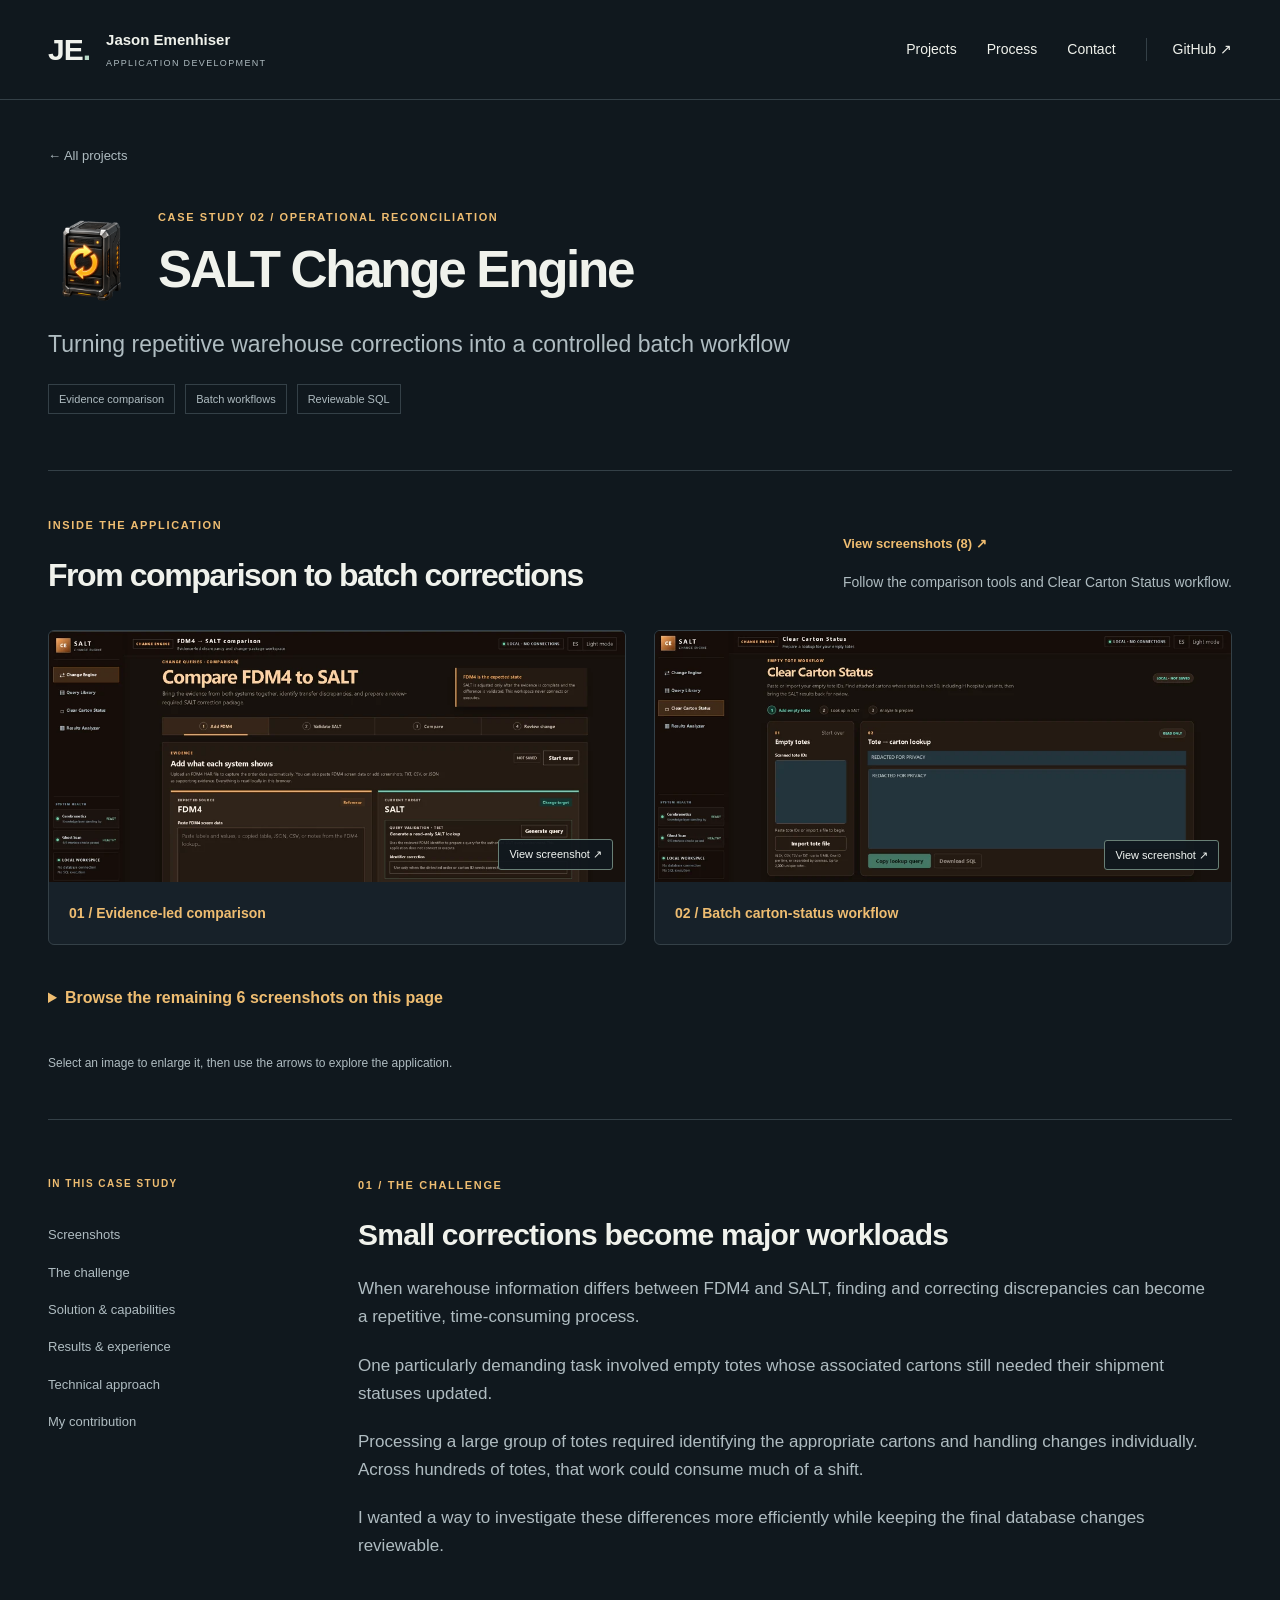
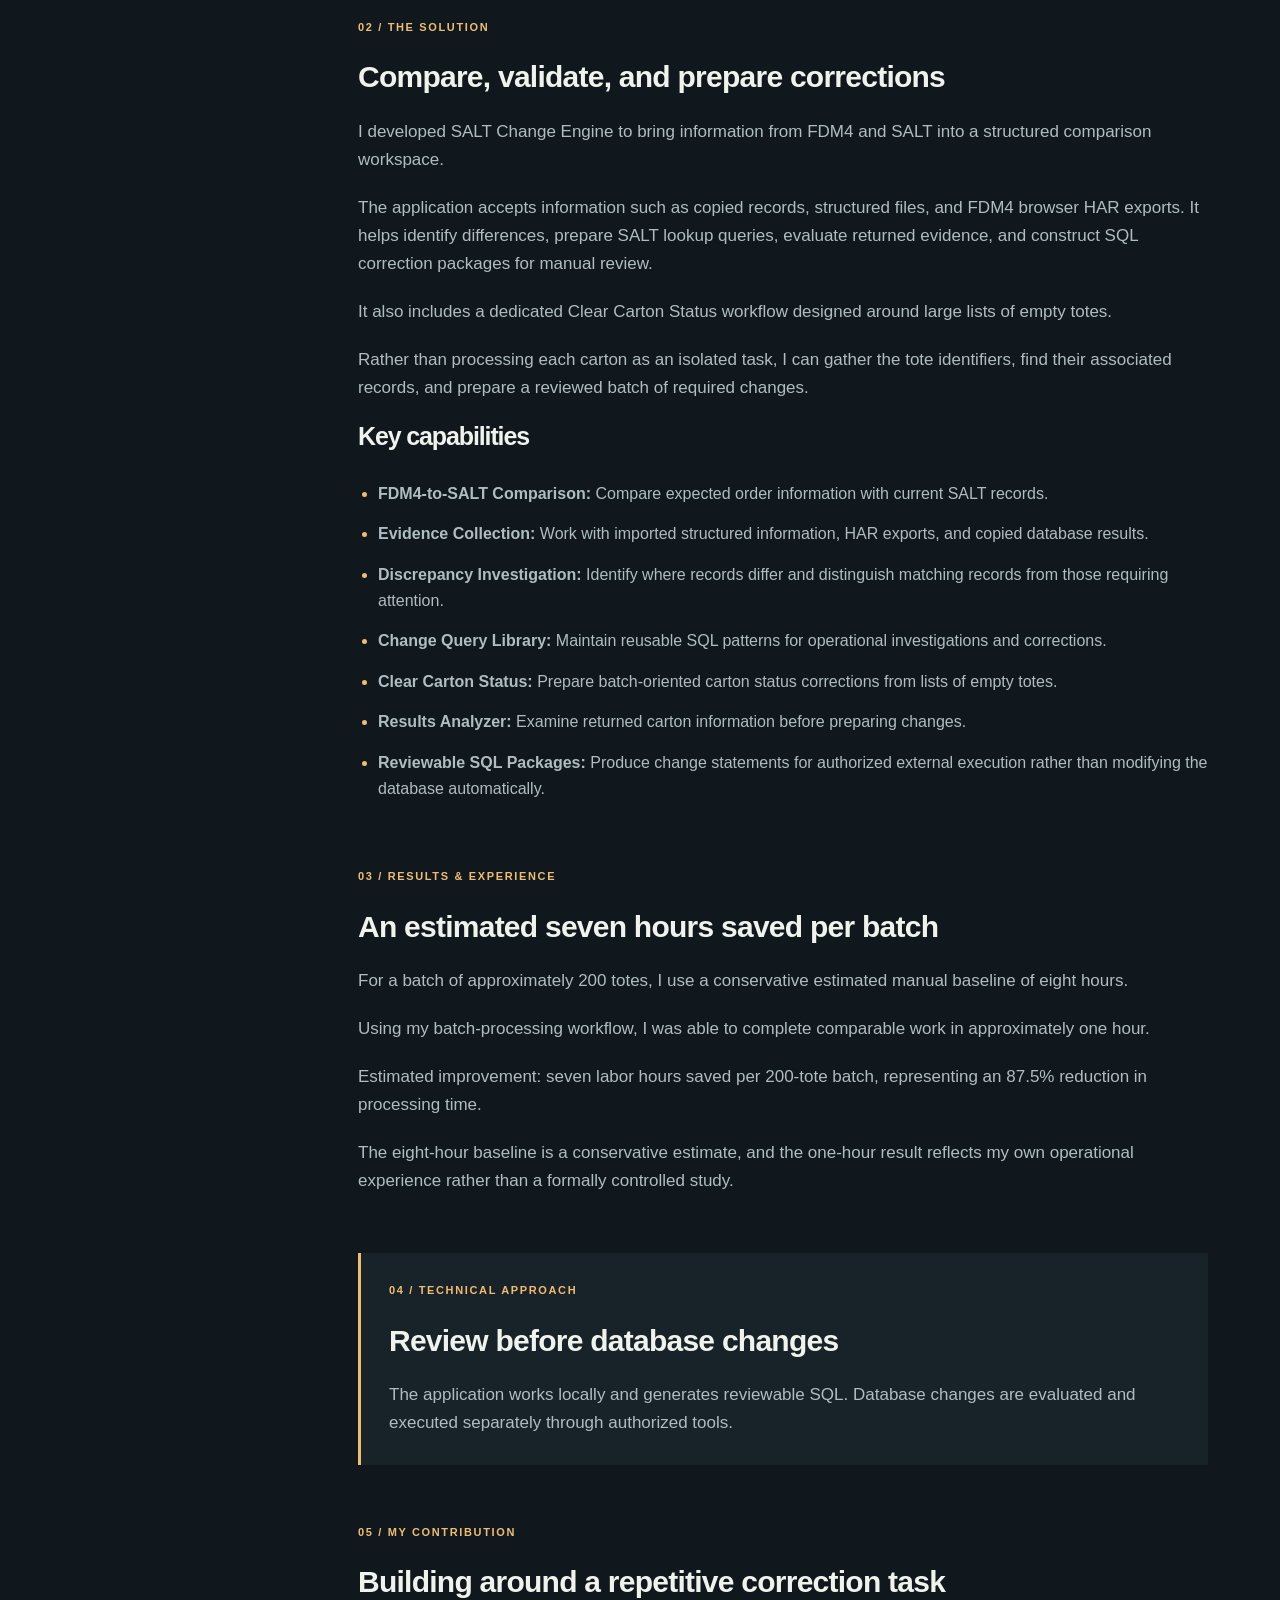
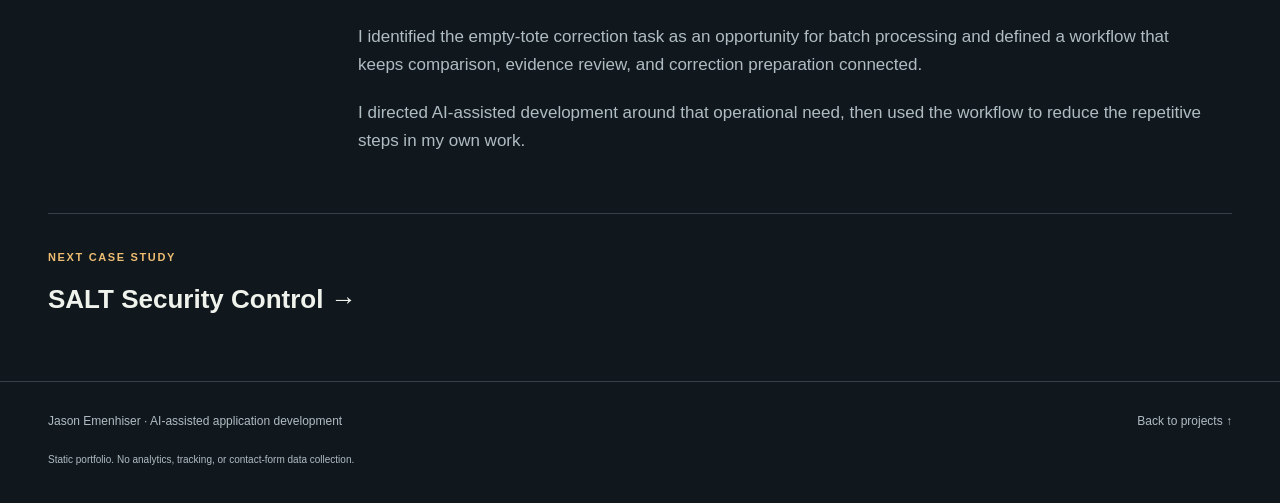
<file: salt-change-engine.html>
<!doctype html><html lang="en"><head><meta charset="utf-8"><meta name="viewport" content="width=device-width, initial-scale=1"><meta name="description" content="Compare warehouse records, investigate discrepancies, and prepare batch corrections that reduce repetitive manual work."><title>SALT Change Engine | Jason Emenhiser</title><link rel="icon" href="favicon.svg" type="image/svg+xml"><link rel="stylesheet" href="styles.css"><script src="main.js" defer></script></head><body><a class="skip" href="#main">Skip to content</a><header><a class="brand" href="index.html"><span class="mark">JE<span>.</span></span><span>Jason Emenhiser<small>APPLICATION DEVELOPMENT</small></span></a><nav aria-label="Main navigation"><a href="index.html#projects">Projects</a><a href="index.html#process">Process</a><a href="index.html#contact">Contact</a><a class="nav-github" href="https://github.com/emenhiserjason-afk">GitHub ↗</a></nav></header>
 <main id="main" style="--accent:#efbd71">
  <section class="detail-hero">
   <a class="back" href="index.html#projects">← All projects</a>
   <div class="detail-title"><img class="app-icon" src="salt-change-engine-icon.png" alt="" width="64" height="64"><div><p class="eyebrow">CASE STUDY 02 / Operational reconciliation</p><h1>SALT Change Engine</h1></div></div>
   <p class="lead">Turning repetitive warehouse corrections into a controlled batch workflow</p><div class="detail-tags"><span>Evidence comparison</span><span>Batch workflows</span><span>Reviewable SQL</span></div>
  </section>
  <section id="gallery" class="gallery-section">
   <div class="section-heading"><div><span class="eyebrow">INSIDE THE APPLICATION</span><h2>From comparison to batch corrections</h2></div><div><a class="text-link gallery-link" href="salt-change-engine.html#gallery" data-gallery="salt-change-engine">View screenshots (8) ↗</a><p>Follow the comparison tools and Clear Carton Status workflow.</p></div></div>
   <div class="gallery"><figure><a class="shot" href="salt-change-engine-1.webp" data-lightbox data-project="salt-change-engine" data-file="salt-change-engine-1.webp" data-caption="Evidence-led comparison" aria-label="Enlarge Evidence-led comparison"><img src="salt-change-engine-1-thumb.webp" alt="Evidence-led comparison" width="1880" height="818" loading="lazy" decoding="async" ><span class="zoom" aria-hidden="true">View screenshot ↗</span></a><figcaption><span>01 / Evidence-led comparison</span></figcaption></figure><figure><a class="shot" href="salt-change-engine-2.webp" data-lightbox data-project="salt-change-engine" data-file="salt-change-engine-2.webp" data-caption="Batch carton-status workflow" aria-label="Enlarge Batch carton-status workflow"><img src="salt-change-engine-2-thumb.webp" alt="Batch carton-status workflow" width="1875" height="817" loading="lazy" decoding="async" ><span class="zoom" aria-hidden="true">View screenshot ↗</span></a><figcaption><span>02 / Batch carton-status workflow</span></figcaption></figure></div><details class="all-screenshots"><summary>Browse the remaining 6 screenshots on this page</summary><div class="gallery"><figure><a class="shot" href="salt-change-engine-3.webp" data-lightbox data-project="salt-change-engine" data-file="salt-change-engine-3.webp" data-caption="Evidence input and comparison" aria-label="Enlarge Evidence input and comparison"><img src="salt-change-engine-3-thumb.webp" alt="Evidence input and comparison" width="1875" height="825" loading="lazy" decoding="async" ><span class="zoom" aria-hidden="true">View screenshot ↗</span></a><figcaption><span>03 / Evidence input and comparison</span></figcaption></figure><figure><a class="shot" href="salt-change-engine-4.webp" data-lightbox data-project="salt-change-engine" data-file="salt-change-engine-4.webp" data-caption="Change Query Library" aria-label="Enlarge Change Query Library"><img src="salt-change-engine-4-thumb.webp" alt="Change Query Library" width="1892" height="828" loading="lazy" decoding="async" ><span class="zoom" aria-hidden="true">View screenshot ↗</span></a><figcaption><span>04 / Change Query Library</span></figcaption></figure><figure><a class="shot" href="salt-change-engine-5.webp" data-lightbox data-project="salt-change-engine" data-file="salt-change-engine-5.webp" data-caption="Pasted lookup results" aria-label="Enlarge Pasted lookup results"><img src="salt-change-engine-5-thumb.webp" alt="Pasted lookup results" width="1888" height="821" loading="lazy" decoding="async" ><span class="zoom" aria-hidden="true">View screenshot ↗</span></a><figcaption><span>05 / Pasted lookup results</span></figcaption></figure><figure><a class="shot" href="salt-change-engine-6.webp" data-lightbox data-project="salt-change-engine" data-file="salt-change-engine-6.webp" data-caption="Results Analyzer empty state" aria-label="Enlarge Results Analyzer empty state"><img src="salt-change-engine-6-thumb.webp" alt="Results Analyzer empty state" width="1897" height="807" loading="lazy" decoding="async" ><span class="zoom" aria-hidden="true">View screenshot ↗</span></a><figcaption><span>06 / Results Analyzer empty state</span></figcaption></figure><figure><a class="shot" href="salt-change-engine-7.webp" data-lightbox data-project="salt-change-engine" data-file="salt-change-engine-7.webp" data-caption="Comparison workspace in light theme" aria-label="Enlarge Comparison workspace in light theme"><img src="salt-change-engine-7-thumb.webp" alt="Comparison workspace in light theme" width="1877" height="825" loading="lazy" decoding="async" ><span class="zoom" aria-hidden="true">View screenshot ↗</span></a><figcaption><span>07 / Comparison workspace in light theme</span></figcaption></figure><figure><a class="shot" href="salt-change-engine-8.webp" data-lightbox data-project="salt-change-engine" data-file="salt-change-engine-8.webp" data-caption="Spanish comparison workspace" aria-label="Enlarge Spanish comparison workspace"><img src="salt-change-engine-8-thumb.webp" alt="Spanish comparison workspace" width="1877" height="811" loading="lazy" decoding="async" ><span class="zoom" aria-hidden="true">View screenshot ↗</span></a><figcaption><span>08 / Spanish comparison workspace</span></figcaption></figure></div></details>
   <p class="media-disclosure">Select an image to enlarge it, then use the arrows to explore the application.</p>
  </section>
  <div class="case-layout">
   <aside><span class="eyebrow">IN THIS CASE STUDY</span><a href="#gallery">Screenshots</a><a href="#challenge">The challenge</a><a href="#solution">Solution & capabilities</a><a href="#evidence">Results & experience</a><a href="#boundaries">Technical approach</a><a href="#contribution">My contribution</a></aside>
   <div class="case-content">
    <section id="challenge"><span class="eyebrow">01 / THE CHALLENGE</span><h2>Small corrections become major workloads</h2><p>When warehouse information differs between FDM4 and SALT, finding and correcting discrepancies can become a repetitive, time-consuming process.</p><p>One particularly demanding task involved empty totes whose associated cartons still needed their shipment statuses updated.</p><p>Processing a large group of totes required identifying the appropriate cartons and handling changes individually. Across hundreds of totes, that work could consume much of a shift.</p><p>I wanted a way to investigate these differences more efficiently while keeping the final database changes reviewable.</p></section>
    <section id="solution"><span class="eyebrow">02 / THE SOLUTION</span><h2>Compare, validate, and prepare corrections</h2><p>I developed SALT Change Engine to bring information from FDM4 and SALT into a structured comparison workspace.</p><p>The application accepts information such as copied records, structured files, and FDM4 browser HAR exports. It helps identify differences, prepare SALT lookup queries, evaluate returned evidence, and construct SQL correction packages for manual review.</p><p>It also includes a dedicated Clear Carton Status workflow designed around large lists of empty totes.</p><p>Rather than processing each carton as an isolated task, I can gather the tote identifiers, find their associated records, and prepare a reviewed batch of required changes.</p><h3>Key capabilities</h3><ul class="features"><li><strong>FDM4-to-SALT Comparison:</strong> Compare expected order information with current SALT records.</li><li><strong>Evidence Collection:</strong> Work with imported structured information, HAR exports, and copied database results.</li><li><strong>Discrepancy Investigation:</strong> Identify where records differ and distinguish matching records from those requiring attention.</li><li><strong>Change Query Library:</strong> Maintain reusable SQL patterns for operational investigations and corrections.</li><li><strong>Clear Carton Status:</strong> Prepare batch-oriented carton status corrections from lists of empty totes.</li><li><strong>Results Analyzer:</strong> Examine returned carton information before preparing changes.</li><li><strong>Reviewable SQL Packages:</strong> Produce change statements for authorized external execution rather than modifying the database automatically.</li></ul></section>
    <section id="evidence"><span class="eyebrow">03 / RESULTS & EXPERIENCE</span><h2>An estimated seven hours saved per batch</h2><p>For a batch of approximately 200 totes, I use a conservative estimated manual baseline of eight hours.</p><p>Using my batch-processing workflow, I was able to complete comparable work in approximately one hour.</p><p>Estimated improvement: seven labor hours saved per 200-tote batch, representing an 87.5% reduction in processing time.</p><p>The eight-hour baseline is a conservative estimate, and the one-hour result reflects my own operational experience rather than a formally controlled study.</p></section>
    <section id="boundaries" class="boundary"><span class="eyebrow">04 / TECHNICAL APPROACH</span><h2>Review before database changes</h2><p>The application works locally and generates reviewable SQL. Database changes are evaluated and executed separately through authorized tools.</p></section>
    <section id="contribution"><span class="eyebrow">05 / MY CONTRIBUTION</span><h2>Building around a repetitive correction task</h2><p>I identified the empty-tote correction task as an opportunity for batch processing and defined a workflow that keeps comparison, evidence review, and correction preparation connected.</p><p>I directed AI-assisted development around that operational need, then used the workflow to reduce the repetitive steps in my own work.</p></section>
   </div>
  </div>
  <a class="next-project" href="salt-security-control.html"><span class="eyebrow">NEXT CASE STUDY</span><strong>SALT Security Control →</strong></a>
 </main><footer><span>Jason Emenhiser · AI-assisted application development</span><a href="index.html#projects">Back to projects ↑</a><small>Static portfolio. No analytics, tracking, or contact-form data collection.</small></footer><dialog id="lightbox" aria-labelledby="lightbox-caption"><div class="lightbox-bar"><span>APPLICATION SCREENSHOT</span><button type="button" id="close-lightbox" autofocus>Close ×</button></div><div class="lightbox-scroll"><img id="lightbox-image" alt=""></div><div class="gallery-controls"><button type="button" id="previous-image" aria-label="Previous screenshot">← Previous</button><span id="image-count" aria-live="polite"></span><button type="button" id="next-image" aria-label="Next screenshot">Next →</button><button type="button" id="image-size" aria-pressed="false">Actual size</button></div><p id="lightbox-caption" aria-live="polite"></p><p class="lightbox-note">Application screenshot · Sensitive details removed.</p></dialog><script type="application/json" id="gallery-data">[{"project":"salt-query-engine","file":"salt-query-engine-1.webp","url":"salt-query-engine-1.webp","title":"SALT Query Engine","caption":"Ask AIRE query workspace"},{"project":"salt-query-engine","file":"salt-query-engine-2.webp","url":"salt-query-engine-2.webp","title":"SALT Query Engine","caption":"Pasted-result analysis"},{"project":"salt-change-engine","file":"salt-change-engine-1.webp","url":"salt-change-engine-1.webp","title":"SALT Change Engine","caption":"Evidence-led comparison"},{"project":"salt-change-engine","file":"salt-change-engine-2.webp","url":"salt-change-engine-2.webp","title":"SALT Change Engine","caption":"Batch carton-status workflow"},{"project":"salt-security-control","file":"salt-security-control-1.webp","url":"salt-security-control-1.webp","title":"SALT Security Control","caption":"Snapshot investigation workspace"},{"project":"salt-security-control","file":"salt-security-control-2.webp","url":"salt-security-control-2.webp","title":"SALT Security Control","caption":"Import and validation workflow"},{"project":"schedule-studio","file":"schedule-studio-1.webp","url":"schedule-studio-1.webp","title":"Tech Team Schedule Studio","caption":"Team schedule planning controls"},{"project":"schedule-studio","file":"schedule-studio-2.webp","url":"schedule-studio-2.webp","title":"Tech Team Schedule Studio","caption":"Workspace settings and backup"},{"project":"forge-command-studio","file":"forge-command-studio-1.webp","url":"forge-command-studio-1.webp","title":"FORGE Command Studio","caption":"Unified framework workspace"},{"project":"forge-command-studio","file":"forge-command-studio-2.webp","url":"forge-command-studio-2.webp","title":"FORGE Command Studio","caption":"Responsibility atlas"},{"project":"salt-query-engine","file":"salt-query-engine-3.webp","url":"salt-query-engine-3.webp","title":"SALT Query Engine","caption":"Visual query builder"},{"project":"salt-query-engine","file":"salt-query-engine-4.webp","url":"salt-query-engine-4.webp","title":"SALT Query Engine","caption":"Data dictionary"},{"project":"salt-query-engine","file":"salt-query-engine-5.webp","url":"salt-query-engine-5.webp","title":"SALT Query Engine","caption":"Relationship explorer"},{"project":"salt-query-engine","file":"salt-query-engine-6.webp","url":"salt-query-engine-6.webp","title":"SALT Query Engine","caption":"Query template library"},{"project":"salt-query-engine","file":"salt-query-engine-7.webp","url":"salt-query-engine-7.webp","title":"SALT Query Engine","caption":"Saved drafts"},{"project":"salt-query-engine","file":"salt-query-engine-8.webp","url":"salt-query-engine-8.webp","title":"SALT Query Engine","caption":"Finalized query library"},{"project":"salt-query-engine","file":"salt-query-engine-9.webp","url":"salt-query-engine-9.webp","title":"SALT Query Engine","caption":"Query workspace and status reference"},{"project":"salt-query-engine","file":"salt-query-engine-10.webp","url":"salt-query-engine-10.webp","title":"SALT Query Engine","caption":"Light theme query workspace"},{"project":"salt-query-engine","file":"salt-query-engine-11.webp","url":"salt-query-engine-11.webp","title":"SALT Query Engine","caption":"Spanish query workspace"},{"project":"salt-change-engine","file":"salt-change-engine-3.webp","url":"salt-change-engine-3.webp","title":"SALT Change Engine","caption":"Evidence input and comparison"},{"project":"salt-change-engine","file":"salt-change-engine-4.webp","url":"salt-change-engine-4.webp","title":"SALT Change Engine","caption":"Change Query Library"},{"project":"salt-change-engine","file":"salt-change-engine-5.webp","url":"salt-change-engine-5.webp","title":"SALT Change Engine","caption":"Pasted lookup results"},{"project":"salt-change-engine","file":"salt-change-engine-6.webp","url":"salt-change-engine-6.webp","title":"SALT Change Engine","caption":"Results Analyzer empty state"},{"project":"salt-change-engine","file":"salt-change-engine-7.webp","url":"salt-change-engine-7.webp","title":"SALT Change Engine","caption":"Comparison workspace in light theme"},{"project":"salt-change-engine","file":"salt-change-engine-8.webp","url":"salt-change-engine-8.webp","title":"SALT Change Engine","caption":"Spanish comparison workspace"},{"project":"salt-security-control","file":"salt-security-control-3.webp","url":"salt-security-control-3.webp","title":"SALT Security Control","caption":"Identity investigation"},{"project":"salt-security-control","file":"salt-security-control-4.webp","url":"salt-security-control-4.webp","title":"SALT Security Control","caption":"Connection overview"},{"project":"salt-security-control","file":"salt-security-control-5.webp","url":"salt-security-control-5.webp","title":"SALT Security Control","caption":"Group relationship table"},{"project":"salt-security-control","file":"salt-security-control-6.webp","url":"salt-security-control-6.webp","title":"SALT Security Control","caption":"Partner relationship table"},{"project":"salt-security-control","file":"salt-security-control-7.webp","url":"salt-security-control-7.webp","title":"SALT Security Control","caption":"Role restriction controls"},{"project":"salt-security-control","file":"salt-security-control-8.webp","url":"salt-security-control-8.webp","title":"SALT Security Control","caption":"Selected role restriction view"},{"project":"salt-security-control","file":"salt-security-control-9.webp","url":"salt-security-control-9.webp","title":"SALT Security Control","caption":"Manual change preparation"},{"project":"salt-security-control","file":"salt-security-control-10.webp","url":"salt-security-control-10.webp","title":"SALT Security Control","caption":"Prepared change workflow"},{"project":"salt-security-control","file":"salt-security-control-11.webp","url":"salt-security-control-11.webp","title":"SALT Security Control","caption":"Impact and SQL rehearsal"},{"project":"salt-security-control","file":"salt-security-control-12.webp","url":"salt-security-control-12.webp","title":"SALT Security Control","caption":"Excel report configuration"},{"project":"salt-security-control","file":"salt-security-control-13.webp","url":"salt-security-control-13.webp","title":"SALT Security Control","caption":"Snapshot coverage table"},{"project":"salt-security-control","file":"salt-security-control-14.webp","url":"salt-security-control-14.webp","title":"SALT Security Control","caption":"Backup and restore"},{"project":"salt-security-control","file":"salt-security-control-15.webp","url":"salt-security-control-15.webp","title":"SALT Security Control","caption":"Review findings"},{"project":"schedule-studio","file":"schedule-studio-3.webp","url":"schedule-studio-3.webp","title":"Tech Team Schedule Studio","caption":"Weekly schedule grid"},{"project":"schedule-studio","file":"schedule-studio-4.webp","url":"schedule-studio-4.webp","title":"Tech Team Schedule Studio","caption":"Schedule review and planning conflicts"},{"project":"schedule-studio","file":"schedule-studio-5.webp","url":"schedule-studio-5.webp","title":"Tech Team Schedule Studio","caption":"Planning options and display controls"},{"project":"schedule-studio","file":"schedule-studio-6.webp","url":"schedule-studio-6.webp","title":"Tech Team Schedule Studio","caption":"Assignment editor"},{"project":"schedule-studio","file":"schedule-studio-7.webp","url":"schedule-studio-7.webp","title":"Tech Team Schedule Studio","caption":"Daily attendance workspace"},{"project":"schedule-studio","file":"schedule-studio-8.webp","url":"schedule-studio-8.webp","title":"Tech Team Schedule Studio","caption":"Employee roster controls"},{"project":"schedule-studio","file":"schedule-studio-9.webp","url":"schedule-studio-9.webp","title":"Tech Team Schedule Studio","caption":"Normal schedules and shift definitions"},{"project":"schedule-studio","file":"schedule-studio-10.webp","url":"schedule-studio-10.webp","title":"Tech Team Schedule Studio","caption":"Shift history and restoration"},{"project":"schedule-studio","file":"schedule-studio-11.webp","url":"schedule-studio-11.webp","title":"Tech Team Schedule Studio","caption":"Peak schedule management"},{"project":"schedule-studio","file":"schedule-studio-12.webp","url":"schedule-studio-12.webp","title":"Tech Team Schedule Studio","caption":"Export options"},{"project":"schedule-studio","file":"schedule-studio-13.webp","url":"schedule-studio-13.webp","title":"Tech Team Schedule Studio","caption":"Print, image and spreadsheet export preview"},{"project":"schedule-studio","file":"schedule-studio-14.webp","url":"schedule-studio-14.webp","title":"Tech Team Schedule Studio","caption":"Individual dated schedule editor"},{"project":"schedule-studio","file":"schedule-studio-15.webp","url":"schedule-studio-15.webp","title":"Tech Team Schedule Studio","caption":"Weekly hours and calendar preview"},{"project":"schedule-studio","file":"schedule-studio-16.webp","url":"schedule-studio-16.webp","title":"Tech Team Schedule Studio","caption":"Report builder and filters"},{"project":"schedule-studio","file":"schedule-studio-17.webp","url":"schedule-studio-17.webp","title":"Tech Team Schedule Studio","caption":"Planner access configuration"},{"project":"schedule-studio","file":"schedule-studio-18.webp","url":"schedule-studio-18.webp","title":"Tech Team Schedule Studio","caption":"Security settings and sharing"},{"project":"schedule-studio","file":"schedule-studio-19.webp","url":"schedule-studio-19.webp","title":"Tech Team Schedule Studio","caption":"Local network sharing controls"},{"project":"schedule-studio","file":"schedule-studio-20.webp","url":"schedule-studio-20.webp","title":"Tech Team Schedule Studio","caption":"Restore controls and system health"},{"project":"schedule-studio","file":"schedule-studio-21.webp","url":"schedule-studio-21.webp","title":"Tech Team Schedule Studio","caption":"Choose the active planner"},{"project":"schedule-studio","file":"schedule-studio-22.webp","url":"schedule-studio-22.webp","title":"Tech Team Schedule Studio","caption":"Built-in usage guide"},{"project":"schedule-studio","file":"schedule-studio-23.webp","url":"schedule-studio-23.webp","title":"Tech Team Schedule Studio","caption":"Create a dated schedule"},{"project":"schedule-studio","file":"schedule-studio-24.webp","url":"schedule-studio-24.webp","title":"Tech Team Schedule Studio","caption":"Attendance status editing"},{"project":"schedule-studio","file":"schedule-studio-25.webp","url":"schedule-studio-25.webp","title":"Tech Team Schedule Studio","caption":"Attendance detail editor"},{"project":"forge-command-studio","file":"forge-command-studio-3.webp","url":"forge-command-studio-3.webp","title":"FORGE Command Studio","caption":"Search the responsibility atlas"},{"project":"forge-command-studio","file":"forge-command-studio-4.webp","url":"forge-command-studio-4.webp","title":"FORGE Command Studio","caption":"Read a responsibility"},{"project":"forge-command-studio","file":"forge-command-studio-5.webp","url":"forge-command-studio-5.webp","title":"FORGE Command Studio","caption":"Light theme workspace"},{"project":"forge-command-studio","file":"forge-command-studio-6.webp","url":"forge-command-studio-6.webp","title":"FORGE Command Studio","caption":"Rules and sections"},{"project":"forge-command-studio","file":"forge-command-studio-7.webp","url":"forge-command-studio-7.webp","title":"FORGE Command Studio","caption":"Read purpose and authority"},{"project":"forge-command-studio","file":"forge-command-studio-8.webp","url":"forge-command-studio-8.webp","title":"FORGE Command Studio","caption":"Evidence and handoff sections"},{"project":"forge-command-studio","file":"forge-command-studio-9.webp","url":"forge-command-studio-9.webp","title":"FORGE Command Studio","caption":"Verification and delivery responsibilities"},{"project":"forge-command-studio","file":"forge-command-studio-10.webp","url":"forge-command-studio-10.webp","title":"FORGE Command Studio","caption":"Create a custom framework"},{"project":"forge-command-studio","file":"forge-command-studio-11.webp","url":"forge-command-studio-11.webp","title":"FORGE Command Studio","caption":"Customize design rules"},{"project":"forge-command-studio","file":"forge-command-studio-12.webp","url":"forge-command-studio-12.webp","title":"FORGE Command Studio","caption":"Preview framework changes"},{"project":"forge-command-studio","file":"forge-command-studio-13.webp","url":"forge-command-studio-13.webp","title":"FORGE Command Studio","caption":"Full governing statement"}]</script></body></html>
</file>
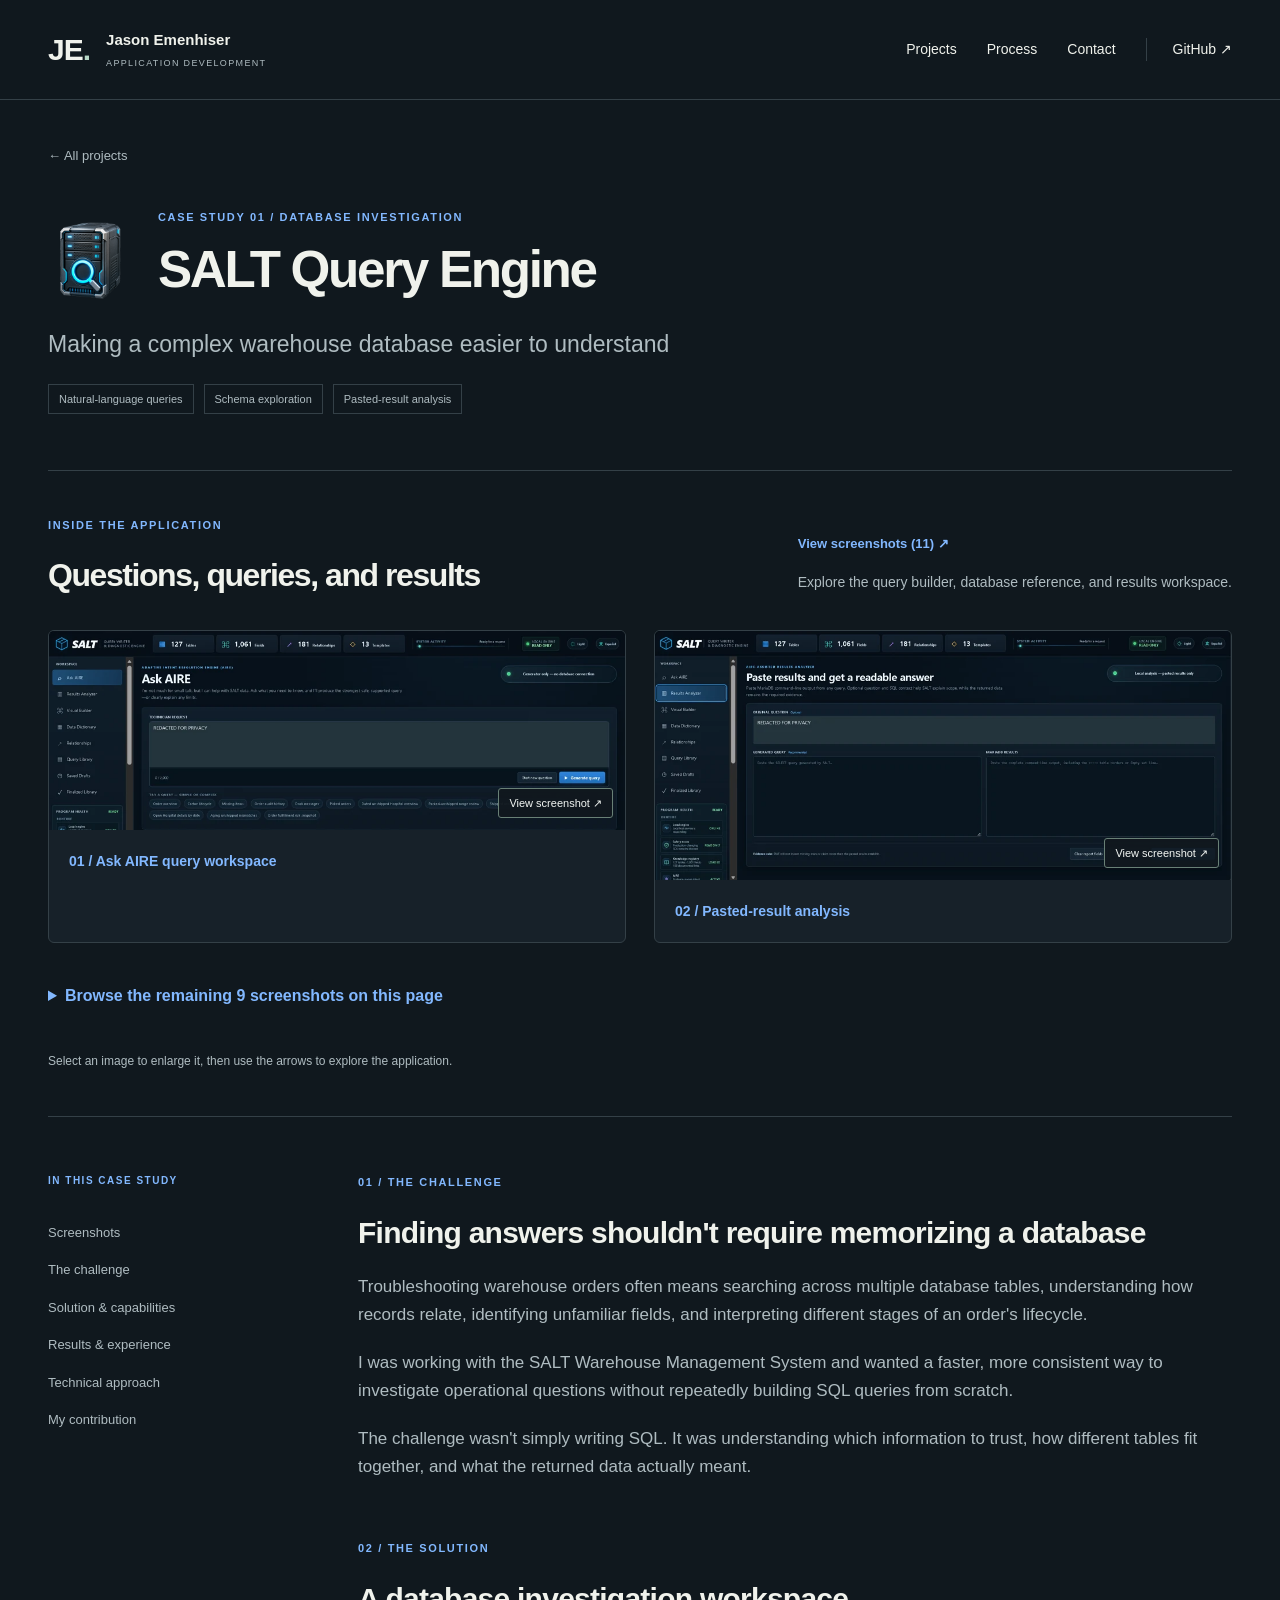
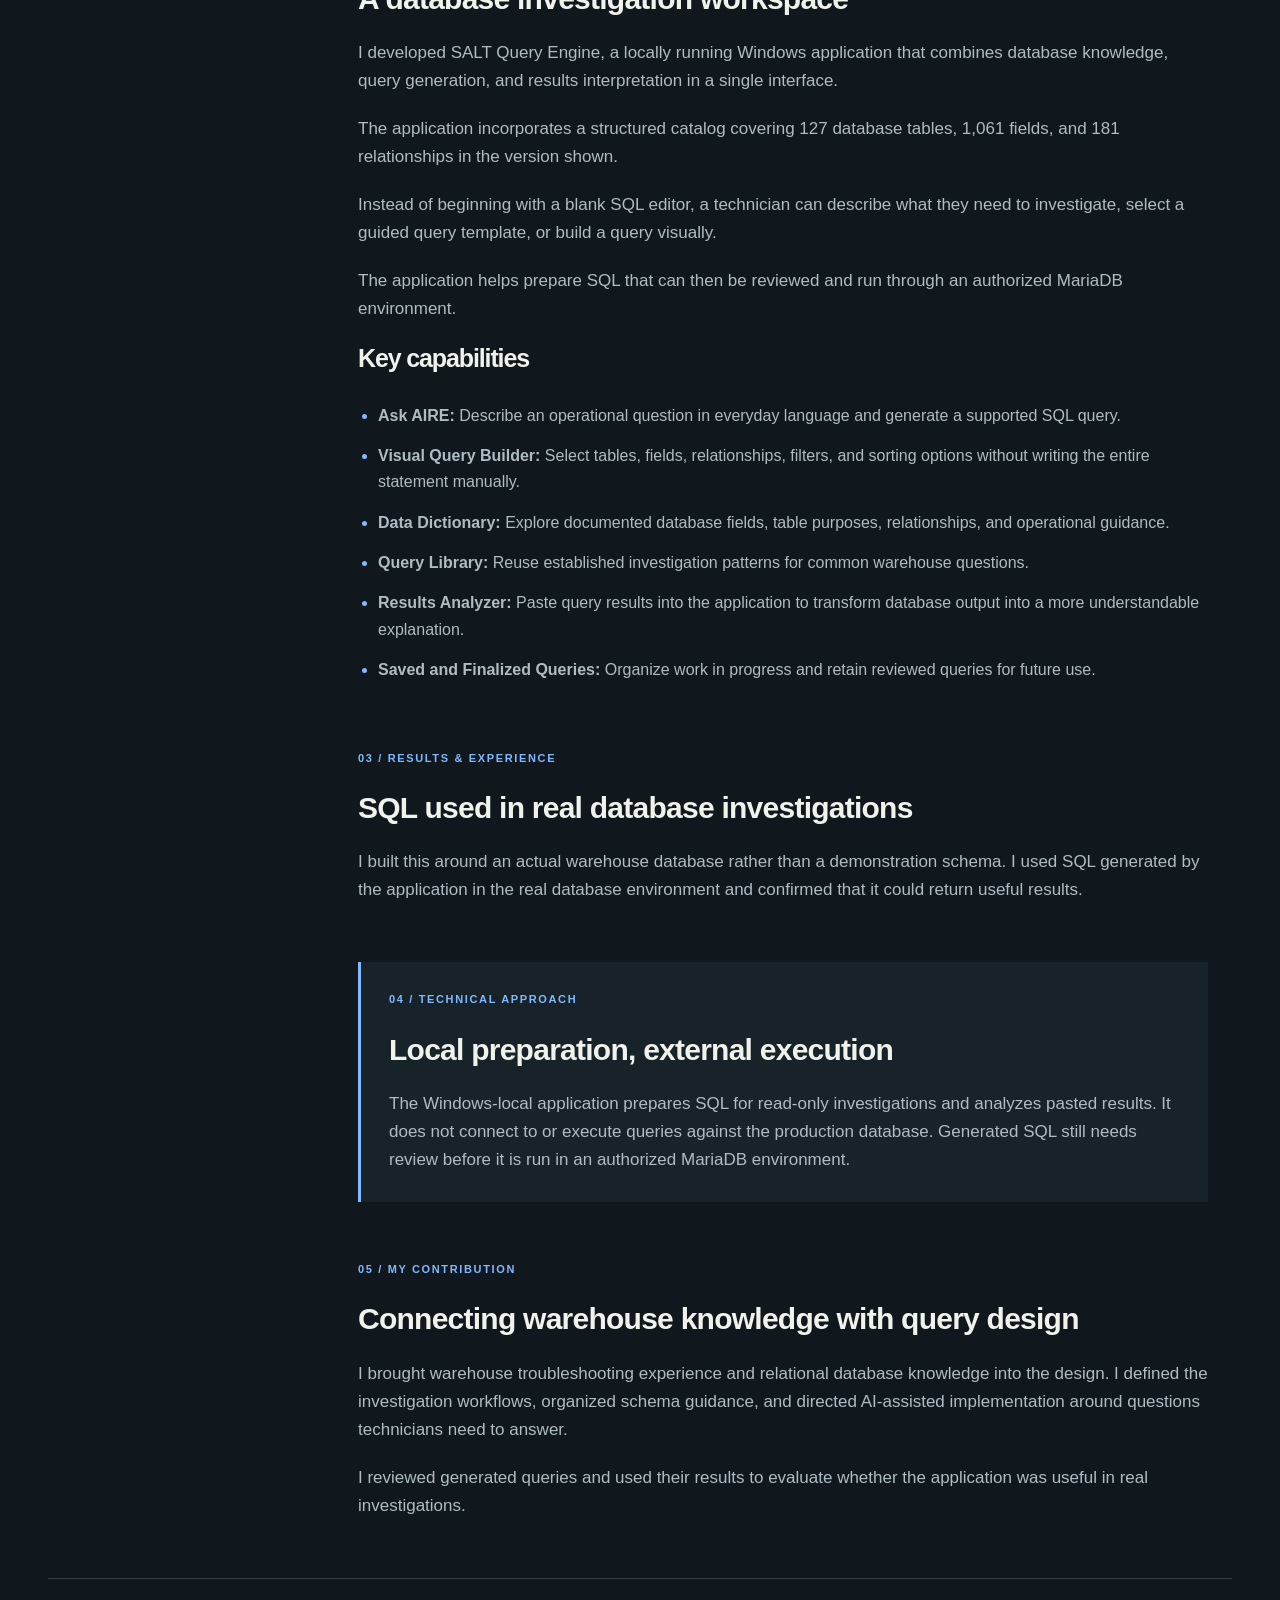
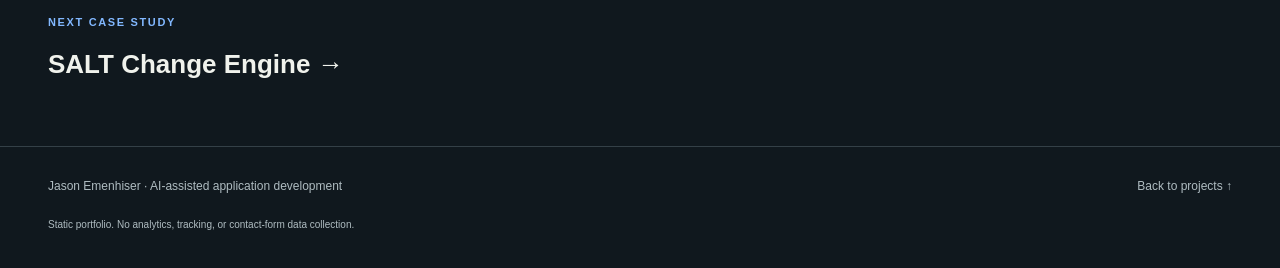
<file: salt-query-engine.html>
<!doctype html><html lang="en"><head><meta charset="utf-8"><meta name="viewport" content="width=device-width, initial-scale=1"><meta name="description" content="Ask operational questions, explore a complex warehouse database, and prepare reviewable SQL without starting from scratch."><title>SALT Query Engine | Jason Emenhiser</title><link rel="icon" href="favicon.svg" type="image/svg+xml"><link rel="stylesheet" href="styles.css"><script src="main.js" defer></script></head><body><a class="skip" href="#main">Skip to content</a><header><a class="brand" href="index.html"><span class="mark">JE<span>.</span></span><span>Jason Emenhiser<small>APPLICATION DEVELOPMENT</small></span></a><nav aria-label="Main navigation"><a href="index.html#projects">Projects</a><a href="index.html#process">Process</a><a href="index.html#contact">Contact</a><a class="nav-github" href="https://github.com/emenhiserjason-afk">GitHub ↗</a></nav></header>
 <main id="main" style="--accent:#82b8ff">
  <section class="detail-hero">
   <a class="back" href="index.html#projects">← All projects</a>
   <div class="detail-title"><img class="app-icon" src="salt-query-engine-icon.png" alt="" width="64" height="64"><div><p class="eyebrow">CASE STUDY 01 / Database investigation</p><h1>SALT Query Engine</h1></div></div>
   <p class="lead">Making a complex warehouse database easier to understand</p><div class="detail-tags"><span>Natural-language queries</span><span>Schema exploration</span><span>Pasted-result analysis</span></div>
  </section>
  <section id="gallery" class="gallery-section">
   <div class="section-heading"><div><span class="eyebrow">INSIDE THE APPLICATION</span><h2>Questions, queries, and results</h2></div><div><a class="text-link gallery-link" href="salt-query-engine.html#gallery" data-gallery="salt-query-engine">View screenshots (11) ↗</a><p>Explore the query builder, database reference, and results workspace.</p></div></div>
   <div class="gallery"><figure><a class="shot" href="salt-query-engine-1.webp" data-lightbox data-project="salt-query-engine" data-file="salt-query-engine-1.webp" data-caption="Ask AIRE query workspace" aria-label="Enlarge Ask AIRE query workspace"><img src="salt-query-engine-1-thumb.webp" alt="Ask AIRE query workspace" width="1883" height="652" loading="lazy" decoding="async" ><span class="zoom" aria-hidden="true">View screenshot ↗</span></a><figcaption><span>01 / Ask AIRE query workspace</span></figcaption></figure><figure><a class="shot" href="salt-query-engine-2.webp" data-lightbox data-project="salt-query-engine" data-file="salt-query-engine-2.webp" data-caption="Pasted-result analysis" aria-label="Enlarge Pasted-result analysis"><img src="salt-query-engine-2-thumb.webp" alt="Pasted-result analysis" width="1902" height="822" loading="lazy" decoding="async" ><span class="zoom" aria-hidden="true">View screenshot ↗</span></a><figcaption><span>02 / Pasted-result analysis</span></figcaption></figure></div><details class="all-screenshots"><summary>Browse the remaining 9 screenshots on this page</summary><div class="gallery"><figure><a class="shot" href="salt-query-engine-3.webp" data-lightbox data-project="salt-query-engine" data-file="salt-query-engine-3.webp" data-caption="Visual query builder" aria-label="Enlarge Visual query builder"><img src="salt-query-engine-3-thumb.webp" alt="Visual query builder" width="1873" height="823" loading="lazy" decoding="async" ><span class="zoom" aria-hidden="true">View screenshot ↗</span></a><figcaption><span>03 / Visual query builder</span></figcaption></figure><figure><a class="shot" href="salt-query-engine-4.webp" data-lightbox data-project="salt-query-engine" data-file="salt-query-engine-4.webp" data-caption="Data dictionary" aria-label="Enlarge Data dictionary"><img src="salt-query-engine-4-thumb.webp" alt="Data dictionary" width="1868" height="825" loading="lazy" decoding="async" ><span class="zoom" aria-hidden="true">View screenshot ↗</span></a><figcaption><span>04 / Data dictionary</span></figcaption></figure><figure><a class="shot" href="salt-query-engine-5.webp" data-lightbox data-project="salt-query-engine" data-file="salt-query-engine-5.webp" data-caption="Relationship explorer" aria-label="Enlarge Relationship explorer"><img src="salt-query-engine-5-thumb.webp" alt="Relationship explorer" width="1877" height="826" loading="lazy" decoding="async" ><span class="zoom" aria-hidden="true">View screenshot ↗</span></a><figcaption><span>05 / Relationship explorer</span></figcaption></figure><figure><a class="shot" href="salt-query-engine-6.webp" data-lightbox data-project="salt-query-engine" data-file="salt-query-engine-6.webp" data-caption="Query template library" aria-label="Enlarge Query template library"><img src="salt-query-engine-6-thumb.webp" alt="Query template library" width="1882" height="826" loading="lazy" decoding="async" ><span class="zoom" aria-hidden="true">View screenshot ↗</span></a><figcaption><span>06 / Query template library</span></figcaption></figure><figure><a class="shot" href="salt-query-engine-7.webp" data-lightbox data-project="salt-query-engine" data-file="salt-query-engine-7.webp" data-caption="Saved drafts" aria-label="Enlarge Saved drafts"><img src="salt-query-engine-7-thumb.webp" alt="Saved drafts" width="1897" height="817" loading="lazy" decoding="async" ><span class="zoom" aria-hidden="true">View screenshot ↗</span></a><figcaption><span>07 / Saved drafts</span></figcaption></figure><figure><a class="shot" href="salt-query-engine-8.webp" data-lightbox data-project="salt-query-engine" data-file="salt-query-engine-8.webp" data-caption="Finalized query library" aria-label="Enlarge Finalized query library"><img src="salt-query-engine-8-thumb.webp" alt="Finalized query library" width="1902" height="822" loading="lazy" decoding="async" ><span class="zoom" aria-hidden="true">View screenshot ↗</span></a><figcaption><span>08 / Finalized query library</span></figcaption></figure><figure><a class="shot" href="salt-query-engine-9.webp" data-lightbox data-project="salt-query-engine" data-file="salt-query-engine-9.webp" data-caption="Query workspace and status reference" aria-label="Enlarge Query workspace and status reference"><img src="salt-query-engine-9-thumb.webp" alt="Query workspace and status reference" width="1867" height="812" loading="lazy" decoding="async" ><span class="zoom" aria-hidden="true">View screenshot ↗</span></a><figcaption><span>09 / Query workspace and status reference</span></figcaption></figure><figure><a class="shot" href="salt-query-engine-10.webp" data-lightbox data-project="salt-query-engine" data-file="salt-query-engine-10.webp" data-caption="Light theme query workspace" aria-label="Enlarge Light theme query workspace"><img src="salt-query-engine-10-thumb.webp" alt="Light theme query workspace" width="1882" height="823" loading="lazy" decoding="async" ><span class="zoom" aria-hidden="true">View screenshot ↗</span></a><figcaption><span>10 / Light theme query workspace</span></figcaption></figure><figure><a class="shot" href="salt-query-engine-11.webp" data-lightbox data-project="salt-query-engine" data-file="salt-query-engine-11.webp" data-caption="Spanish query workspace" aria-label="Enlarge Spanish query workspace"><img src="salt-query-engine-11-thumb.webp" alt="Spanish query workspace" width="1872" height="822" loading="lazy" decoding="async" ><span class="zoom" aria-hidden="true">View screenshot ↗</span></a><figcaption><span>11 / Spanish query workspace</span></figcaption></figure></div></details>
   <p class="media-disclosure">Select an image to enlarge it, then use the arrows to explore the application.</p>
  </section>
  <div class="case-layout">
   <aside><span class="eyebrow">IN THIS CASE STUDY</span><a href="#gallery">Screenshots</a><a href="#challenge">The challenge</a><a href="#solution">Solution & capabilities</a><a href="#evidence">Results & experience</a><a href="#boundaries">Technical approach</a><a href="#contribution">My contribution</a></aside>
   <div class="case-content">
    <section id="challenge"><span class="eyebrow">01 / THE CHALLENGE</span><h2>Finding answers shouldn't require memorizing a database</h2><p>Troubleshooting warehouse orders often means searching across multiple database tables, understanding how records relate, identifying unfamiliar fields, and interpreting different stages of an order's lifecycle.</p><p>I was working with the SALT Warehouse Management System and wanted a faster, more consistent way to investigate operational questions without repeatedly building SQL queries from scratch.</p><p>The challenge wasn't simply writing SQL. It was understanding which information to trust, how different tables fit together, and what the returned data actually meant.</p></section>
    <section id="solution"><span class="eyebrow">02 / THE SOLUTION</span><h2>A database investigation workspace</h2><p>I developed SALT Query Engine, a locally running Windows application that combines database knowledge, query generation, and results interpretation in a single interface.</p><p>The application incorporates a structured catalog covering 127 database tables, 1,061 fields, and 181 relationships in the version shown.</p><p>Instead of beginning with a blank SQL editor, a technician can describe what they need to investigate, select a guided query template, or build a query visually.</p><p>The application helps prepare SQL that can then be reviewed and run through an authorized MariaDB environment.</p><h3>Key capabilities</h3><ul class="features"><li><strong>Ask AIRE:</strong> Describe an operational question in everyday language and generate a supported SQL query.</li><li><strong>Visual Query Builder:</strong> Select tables, fields, relationships, filters, and sorting options without writing the entire statement manually.</li><li><strong>Data Dictionary:</strong> Explore documented database fields, table purposes, relationships, and operational guidance.</li><li><strong>Query Library:</strong> Reuse established investigation patterns for common warehouse questions.</li><li><strong>Results Analyzer:</strong> Paste query results into the application to transform database output into a more understandable explanation.</li><li><strong>Saved and Finalized Queries:</strong> Organize work in progress and retain reviewed queries for future use.</li></ul></section>
    <section id="evidence"><span class="eyebrow">03 / RESULTS & EXPERIENCE</span><h2>SQL used in real database investigations</h2><p>I built this around an actual warehouse database rather than a demonstration schema. I used SQL generated by the application in the real database environment and confirmed that it could return useful results.</p></section>
    <section id="boundaries" class="boundary"><span class="eyebrow">04 / TECHNICAL APPROACH</span><h2>Local preparation, external execution</h2><p>The Windows-local application prepares SQL for read-only investigations and analyzes pasted results. It does not connect to or execute queries against the production database. Generated SQL still needs review before it is run in an authorized MariaDB environment.</p></section>
    <section id="contribution"><span class="eyebrow">05 / MY CONTRIBUTION</span><h2>Connecting warehouse knowledge with query design</h2><p>I brought warehouse troubleshooting experience and relational database knowledge into the design. I defined the investigation workflows, organized schema guidance, and directed AI-assisted implementation around questions technicians need to answer.</p><p>I reviewed generated queries and used their results to evaluate whether the application was useful in real investigations.</p></section>
   </div>
  </div>
  <a class="next-project" href="salt-change-engine.html"><span class="eyebrow">NEXT CASE STUDY</span><strong>SALT Change Engine →</strong></a>
 </main><footer><span>Jason Emenhiser · AI-assisted application development</span><a href="index.html#projects">Back to projects ↑</a><small>Static portfolio. No analytics, tracking, or contact-form data collection.</small></footer><dialog id="lightbox" aria-labelledby="lightbox-caption"><div class="lightbox-bar"><span>APPLICATION SCREENSHOT</span><button type="button" id="close-lightbox" autofocus>Close ×</button></div><div class="lightbox-scroll"><img id="lightbox-image" alt=""></div><div class="gallery-controls"><button type="button" id="previous-image" aria-label="Previous screenshot">← Previous</button><span id="image-count" aria-live="polite"></span><button type="button" id="next-image" aria-label="Next screenshot">Next →</button><button type="button" id="image-size" aria-pressed="false">Actual size</button></div><p id="lightbox-caption" aria-live="polite"></p><p class="lightbox-note">Application screenshot · Sensitive details removed.</p></dialog><script type="application/json" id="gallery-data">[{"project":"salt-query-engine","file":"salt-query-engine-1.webp","url":"salt-query-engine-1.webp","title":"SALT Query Engine","caption":"Ask AIRE query workspace"},{"project":"salt-query-engine","file":"salt-query-engine-2.webp","url":"salt-query-engine-2.webp","title":"SALT Query Engine","caption":"Pasted-result analysis"},{"project":"salt-change-engine","file":"salt-change-engine-1.webp","url":"salt-change-engine-1.webp","title":"SALT Change Engine","caption":"Evidence-led comparison"},{"project":"salt-change-engine","file":"salt-change-engine-2.webp","url":"salt-change-engine-2.webp","title":"SALT Change Engine","caption":"Batch carton-status workflow"},{"project":"salt-security-control","file":"salt-security-control-1.webp","url":"salt-security-control-1.webp","title":"SALT Security Control","caption":"Snapshot investigation workspace"},{"project":"salt-security-control","file":"salt-security-control-2.webp","url":"salt-security-control-2.webp","title":"SALT Security Control","caption":"Import and validation workflow"},{"project":"schedule-studio","file":"schedule-studio-1.webp","url":"schedule-studio-1.webp","title":"Tech Team Schedule Studio","caption":"Team schedule planning controls"},{"project":"schedule-studio","file":"schedule-studio-2.webp","url":"schedule-studio-2.webp","title":"Tech Team Schedule Studio","caption":"Workspace settings and backup"},{"project":"forge-command-studio","file":"forge-command-studio-1.webp","url":"forge-command-studio-1.webp","title":"FORGE Command Studio","caption":"Unified framework workspace"},{"project":"forge-command-studio","file":"forge-command-studio-2.webp","url":"forge-command-studio-2.webp","title":"FORGE Command Studio","caption":"Responsibility atlas"},{"project":"salt-query-engine","file":"salt-query-engine-3.webp","url":"salt-query-engine-3.webp","title":"SALT Query Engine","caption":"Visual query builder"},{"project":"salt-query-engine","file":"salt-query-engine-4.webp","url":"salt-query-engine-4.webp","title":"SALT Query Engine","caption":"Data dictionary"},{"project":"salt-query-engine","file":"salt-query-engine-5.webp","url":"salt-query-engine-5.webp","title":"SALT Query Engine","caption":"Relationship explorer"},{"project":"salt-query-engine","file":"salt-query-engine-6.webp","url":"salt-query-engine-6.webp","title":"SALT Query Engine","caption":"Query template library"},{"project":"salt-query-engine","file":"salt-query-engine-7.webp","url":"salt-query-engine-7.webp","title":"SALT Query Engine","caption":"Saved drafts"},{"project":"salt-query-engine","file":"salt-query-engine-8.webp","url":"salt-query-engine-8.webp","title":"SALT Query Engine","caption":"Finalized query library"},{"project":"salt-query-engine","file":"salt-query-engine-9.webp","url":"salt-query-engine-9.webp","title":"SALT Query Engine","caption":"Query workspace and status reference"},{"project":"salt-query-engine","file":"salt-query-engine-10.webp","url":"salt-query-engine-10.webp","title":"SALT Query Engine","caption":"Light theme query workspace"},{"project":"salt-query-engine","file":"salt-query-engine-11.webp","url":"salt-query-engine-11.webp","title":"SALT Query Engine","caption":"Spanish query workspace"},{"project":"salt-change-engine","file":"salt-change-engine-3.webp","url":"salt-change-engine-3.webp","title":"SALT Change Engine","caption":"Evidence input and comparison"},{"project":"salt-change-engine","file":"salt-change-engine-4.webp","url":"salt-change-engine-4.webp","title":"SALT Change Engine","caption":"Change Query Library"},{"project":"salt-change-engine","file":"salt-change-engine-5.webp","url":"salt-change-engine-5.webp","title":"SALT Change Engine","caption":"Pasted lookup results"},{"project":"salt-change-engine","file":"salt-change-engine-6.webp","url":"salt-change-engine-6.webp","title":"SALT Change Engine","caption":"Results Analyzer empty state"},{"project":"salt-change-engine","file":"salt-change-engine-7.webp","url":"salt-change-engine-7.webp","title":"SALT Change Engine","caption":"Comparison workspace in light theme"},{"project":"salt-change-engine","file":"salt-change-engine-8.webp","url":"salt-change-engine-8.webp","title":"SALT Change Engine","caption":"Spanish comparison workspace"},{"project":"salt-security-control","file":"salt-security-control-3.webp","url":"salt-security-control-3.webp","title":"SALT Security Control","caption":"Identity investigation"},{"project":"salt-security-control","file":"salt-security-control-4.webp","url":"salt-security-control-4.webp","title":"SALT Security Control","caption":"Connection overview"},{"project":"salt-security-control","file":"salt-security-control-5.webp","url":"salt-security-control-5.webp","title":"SALT Security Control","caption":"Group relationship table"},{"project":"salt-security-control","file":"salt-security-control-6.webp","url":"salt-security-control-6.webp","title":"SALT Security Control","caption":"Partner relationship table"},{"project":"salt-security-control","file":"salt-security-control-7.webp","url":"salt-security-control-7.webp","title":"SALT Security Control","caption":"Role restriction controls"},{"project":"salt-security-control","file":"salt-security-control-8.webp","url":"salt-security-control-8.webp","title":"SALT Security Control","caption":"Selected role restriction view"},{"project":"salt-security-control","file":"salt-security-control-9.webp","url":"salt-security-control-9.webp","title":"SALT Security Control","caption":"Manual change preparation"},{"project":"salt-security-control","file":"salt-security-control-10.webp","url":"salt-security-control-10.webp","title":"SALT Security Control","caption":"Prepared change workflow"},{"project":"salt-security-control","file":"salt-security-control-11.webp","url":"salt-security-control-11.webp","title":"SALT Security Control","caption":"Impact and SQL rehearsal"},{"project":"salt-security-control","file":"salt-security-control-12.webp","url":"salt-security-control-12.webp","title":"SALT Security Control","caption":"Excel report configuration"},{"project":"salt-security-control","file":"salt-security-control-13.webp","url":"salt-security-control-13.webp","title":"SALT Security Control","caption":"Snapshot coverage table"},{"project":"salt-security-control","file":"salt-security-control-14.webp","url":"salt-security-control-14.webp","title":"SALT Security Control","caption":"Backup and restore"},{"project":"salt-security-control","file":"salt-security-control-15.webp","url":"salt-security-control-15.webp","title":"SALT Security Control","caption":"Review findings"},{"project":"schedule-studio","file":"schedule-studio-3.webp","url":"schedule-studio-3.webp","title":"Tech Team Schedule Studio","caption":"Weekly schedule grid"},{"project":"schedule-studio","file":"schedule-studio-4.webp","url":"schedule-studio-4.webp","title":"Tech Team Schedule Studio","caption":"Schedule review and planning conflicts"},{"project":"schedule-studio","file":"schedule-studio-5.webp","url":"schedule-studio-5.webp","title":"Tech Team Schedule Studio","caption":"Planning options and display controls"},{"project":"schedule-studio","file":"schedule-studio-6.webp","url":"schedule-studio-6.webp","title":"Tech Team Schedule Studio","caption":"Assignment editor"},{"project":"schedule-studio","file":"schedule-studio-7.webp","url":"schedule-studio-7.webp","title":"Tech Team Schedule Studio","caption":"Daily attendance workspace"},{"project":"schedule-studio","file":"schedule-studio-8.webp","url":"schedule-studio-8.webp","title":"Tech Team Schedule Studio","caption":"Employee roster controls"},{"project":"schedule-studio","file":"schedule-studio-9.webp","url":"schedule-studio-9.webp","title":"Tech Team Schedule Studio","caption":"Normal schedules and shift definitions"},{"project":"schedule-studio","file":"schedule-studio-10.webp","url":"schedule-studio-10.webp","title":"Tech Team Schedule Studio","caption":"Shift history and restoration"},{"project":"schedule-studio","file":"schedule-studio-11.webp","url":"schedule-studio-11.webp","title":"Tech Team Schedule Studio","caption":"Peak schedule management"},{"project":"schedule-studio","file":"schedule-studio-12.webp","url":"schedule-studio-12.webp","title":"Tech Team Schedule Studio","caption":"Export options"},{"project":"schedule-studio","file":"schedule-studio-13.webp","url":"schedule-studio-13.webp","title":"Tech Team Schedule Studio","caption":"Print, image and spreadsheet export preview"},{"project":"schedule-studio","file":"schedule-studio-14.webp","url":"schedule-studio-14.webp","title":"Tech Team Schedule Studio","caption":"Individual dated schedule editor"},{"project":"schedule-studio","file":"schedule-studio-15.webp","url":"schedule-studio-15.webp","title":"Tech Team Schedule Studio","caption":"Weekly hours and calendar preview"},{"project":"schedule-studio","file":"schedule-studio-16.webp","url":"schedule-studio-16.webp","title":"Tech Team Schedule Studio","caption":"Report builder and filters"},{"project":"schedule-studio","file":"schedule-studio-17.webp","url":"schedule-studio-17.webp","title":"Tech Team Schedule Studio","caption":"Planner access configuration"},{"project":"schedule-studio","file":"schedule-studio-18.webp","url":"schedule-studio-18.webp","title":"Tech Team Schedule Studio","caption":"Security settings and sharing"},{"project":"schedule-studio","file":"schedule-studio-19.webp","url":"schedule-studio-19.webp","title":"Tech Team Schedule Studio","caption":"Local network sharing controls"},{"project":"schedule-studio","file":"schedule-studio-20.webp","url":"schedule-studio-20.webp","title":"Tech Team Schedule Studio","caption":"Restore controls and system health"},{"project":"schedule-studio","file":"schedule-studio-21.webp","url":"schedule-studio-21.webp","title":"Tech Team Schedule Studio","caption":"Choose the active planner"},{"project":"schedule-studio","file":"schedule-studio-22.webp","url":"schedule-studio-22.webp","title":"Tech Team Schedule Studio","caption":"Built-in usage guide"},{"project":"schedule-studio","file":"schedule-studio-23.webp","url":"schedule-studio-23.webp","title":"Tech Team Schedule Studio","caption":"Create a dated schedule"},{"project":"schedule-studio","file":"schedule-studio-24.webp","url":"schedule-studio-24.webp","title":"Tech Team Schedule Studio","caption":"Attendance status editing"},{"project":"schedule-studio","file":"schedule-studio-25.webp","url":"schedule-studio-25.webp","title":"Tech Team Schedule Studio","caption":"Attendance detail editor"},{"project":"forge-command-studio","file":"forge-command-studio-3.webp","url":"forge-command-studio-3.webp","title":"FORGE Command Studio","caption":"Search the responsibility atlas"},{"project":"forge-command-studio","file":"forge-command-studio-4.webp","url":"forge-command-studio-4.webp","title":"FORGE Command Studio","caption":"Read a responsibility"},{"project":"forge-command-studio","file":"forge-command-studio-5.webp","url":"forge-command-studio-5.webp","title":"FORGE Command Studio","caption":"Light theme workspace"},{"project":"forge-command-studio","file":"forge-command-studio-6.webp","url":"forge-command-studio-6.webp","title":"FORGE Command Studio","caption":"Rules and sections"},{"project":"forge-command-studio","file":"forge-command-studio-7.webp","url":"forge-command-studio-7.webp","title":"FORGE Command Studio","caption":"Read purpose and authority"},{"project":"forge-command-studio","file":"forge-command-studio-8.webp","url":"forge-command-studio-8.webp","title":"FORGE Command Studio","caption":"Evidence and handoff sections"},{"project":"forge-command-studio","file":"forge-command-studio-9.webp","url":"forge-command-studio-9.webp","title":"FORGE Command Studio","caption":"Verification and delivery responsibilities"},{"project":"forge-command-studio","file":"forge-command-studio-10.webp","url":"forge-command-studio-10.webp","title":"FORGE Command Studio","caption":"Create a custom framework"},{"project":"forge-command-studio","file":"forge-command-studio-11.webp","url":"forge-command-studio-11.webp","title":"FORGE Command Studio","caption":"Customize design rules"},{"project":"forge-command-studio","file":"forge-command-studio-12.webp","url":"forge-command-studio-12.webp","title":"FORGE Command Studio","caption":"Preview framework changes"},{"project":"forge-command-studio","file":"forge-command-studio-13.webp","url":"forge-command-studio-13.webp","title":"FORGE Command Studio","caption":"Full governing statement"}]</script></body></html>
</file>
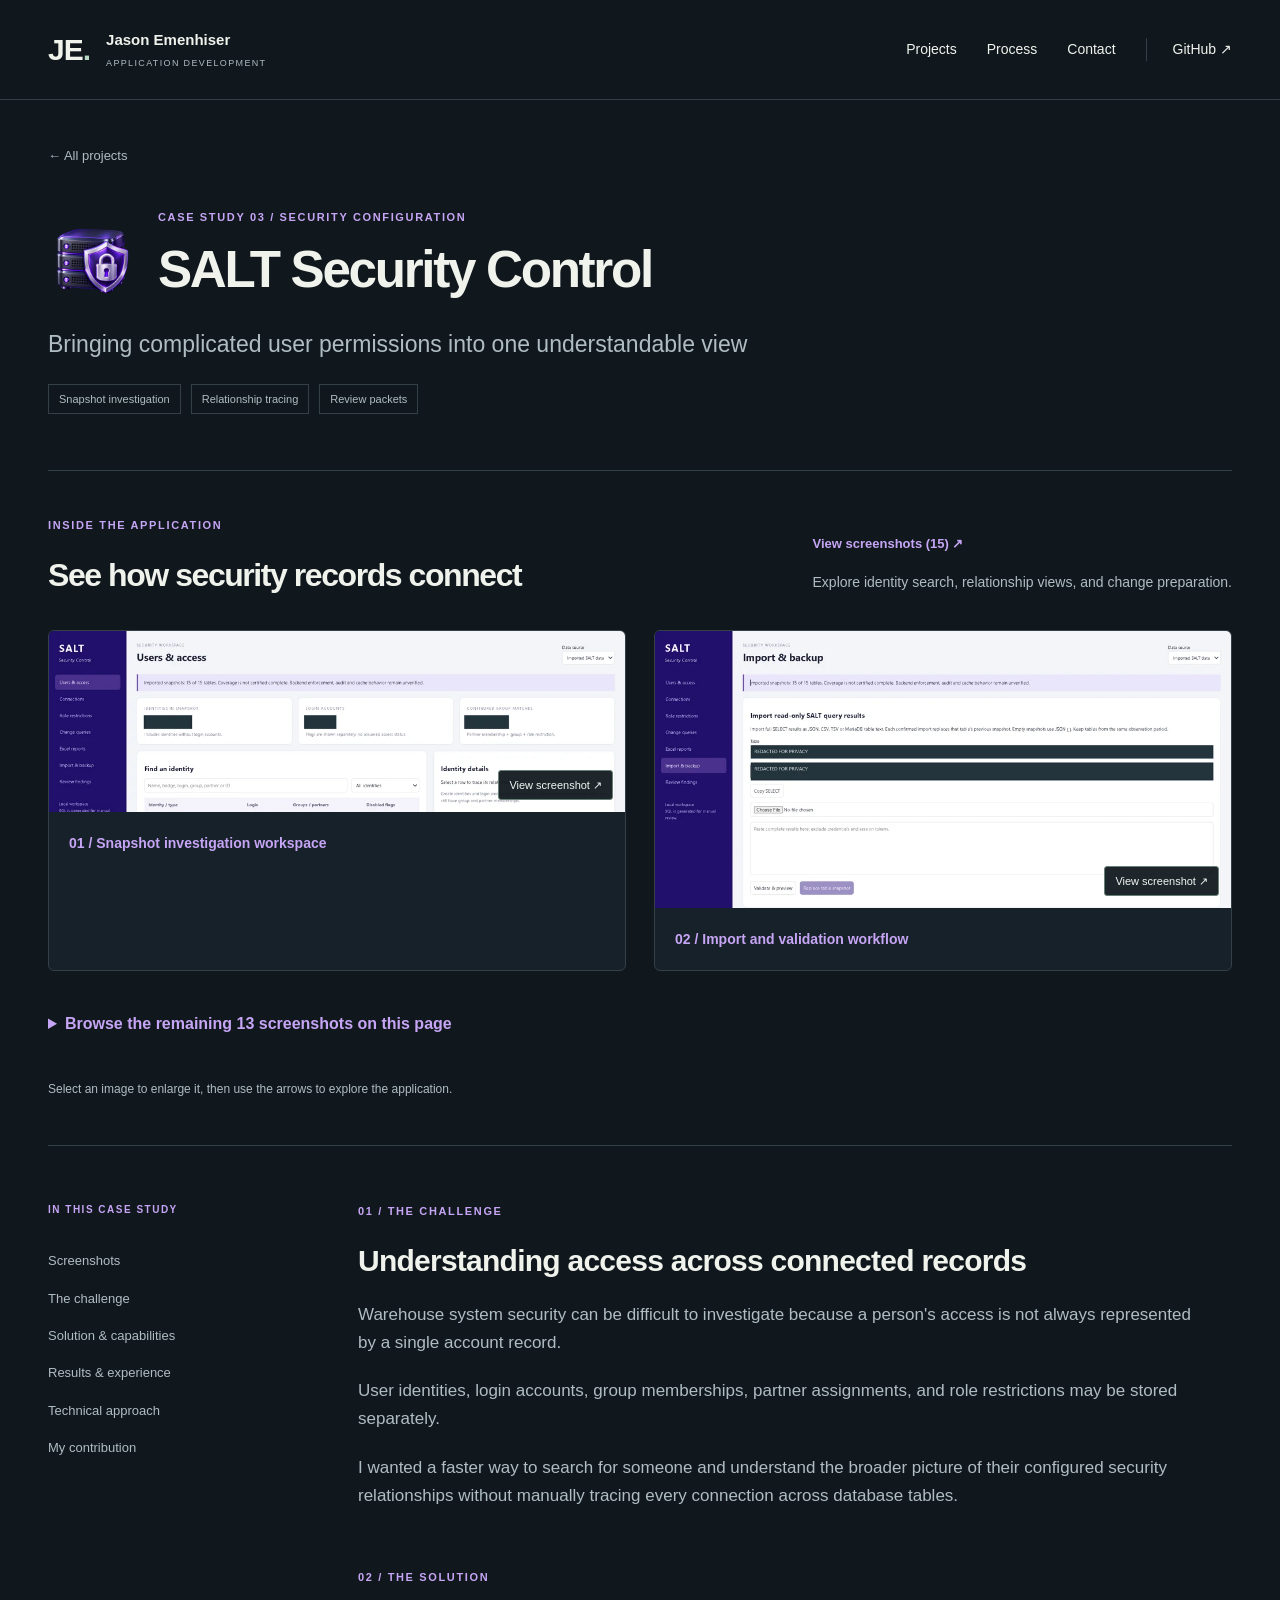
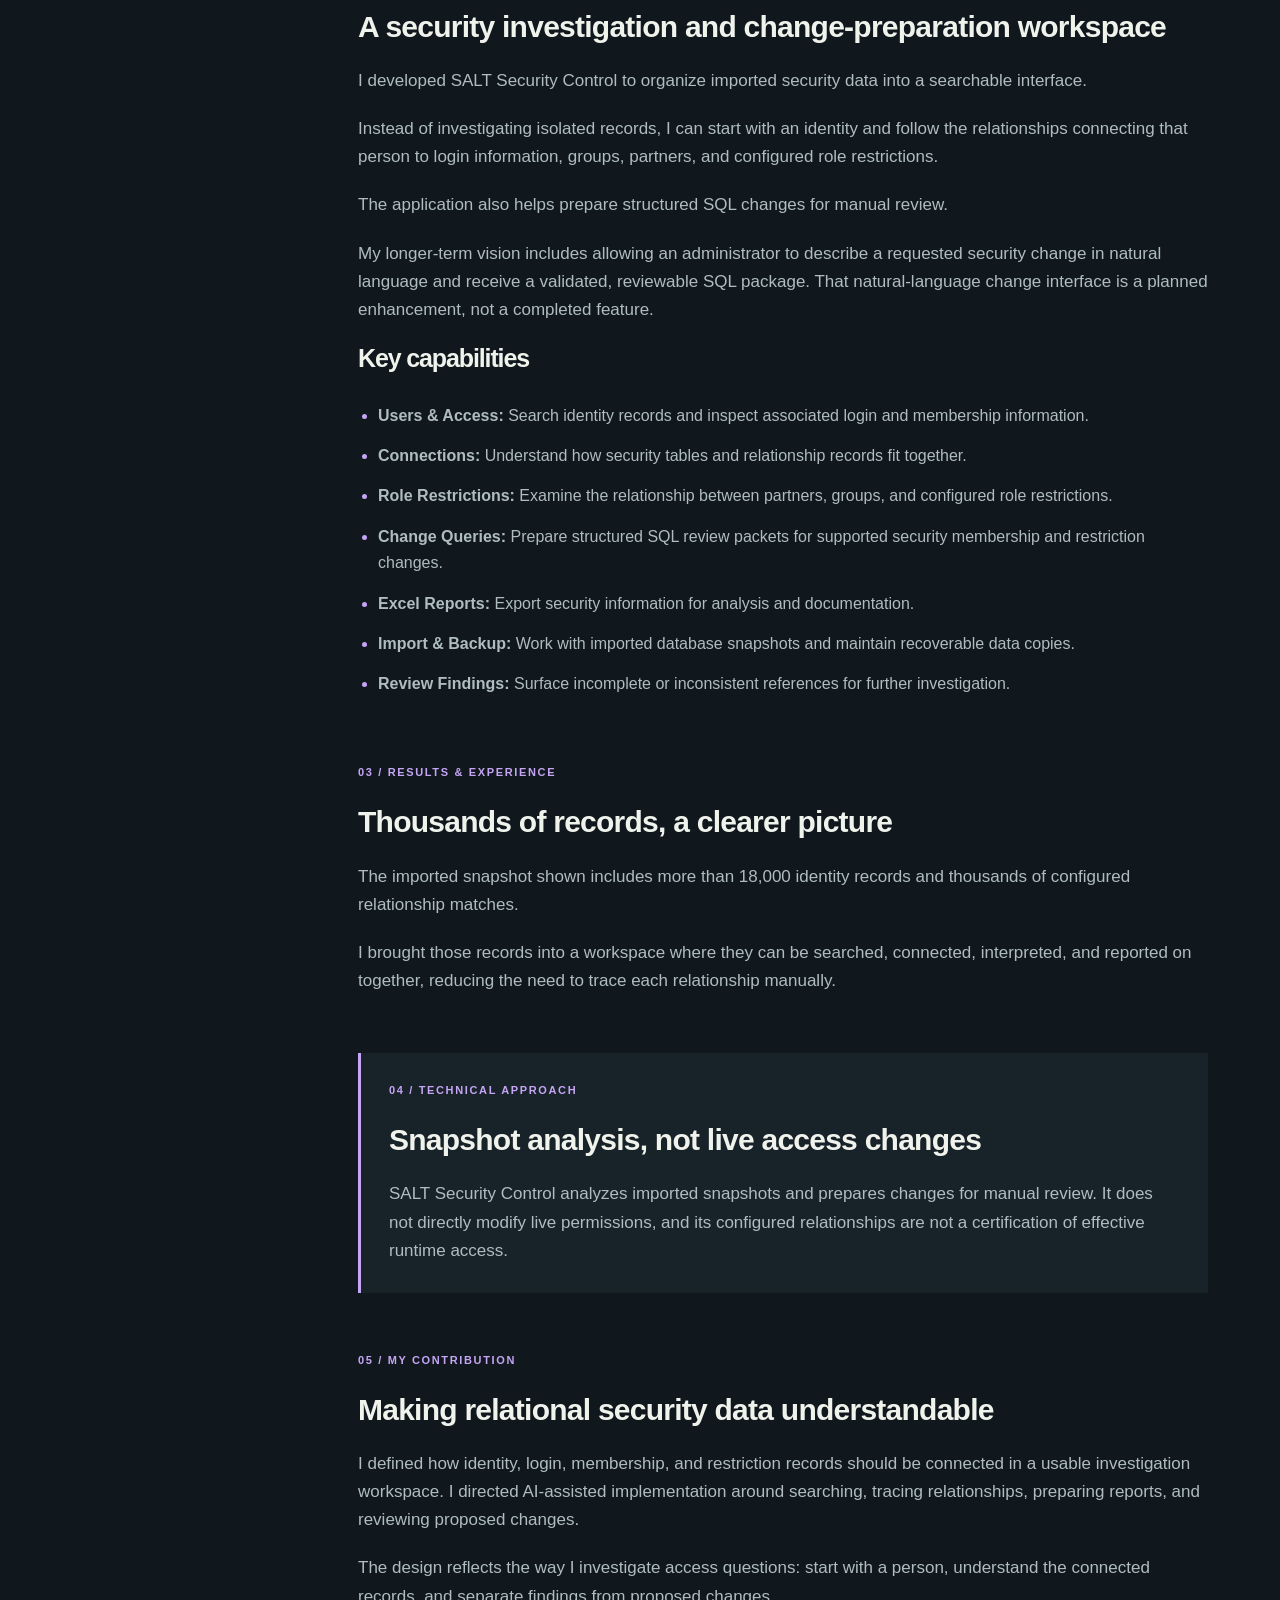
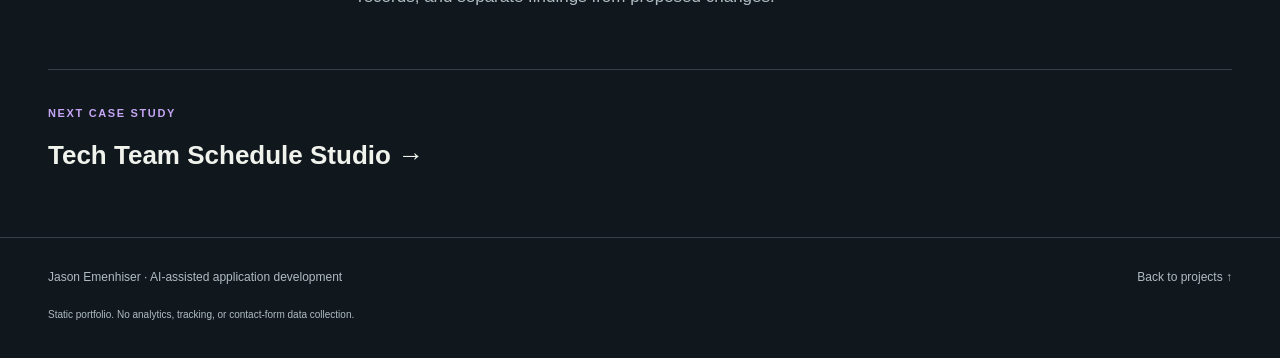
<file: salt-security-control.html>
<!doctype html><html lang="en"><head><meta charset="utf-8"><meta name="viewport" content="width=device-width, initial-scale=1"><meta name="description" content="Search user identities, trace permission relationships, and prepare structured security changes for review."><title>SALT Security Control | Jason Emenhiser</title><link rel="icon" href="favicon.svg" type="image/svg+xml"><link rel="stylesheet" href="styles.css"><script src="main.js" defer></script></head><body><a class="skip" href="#main">Skip to content</a><header><a class="brand" href="index.html"><span class="mark">JE<span>.</span></span><span>Jason Emenhiser<small>APPLICATION DEVELOPMENT</small></span></a><nav aria-label="Main navigation"><a href="index.html#projects">Projects</a><a href="index.html#process">Process</a><a href="index.html#contact">Contact</a><a class="nav-github" href="https://github.com/emenhiserjason-afk">GitHub ↗</a></nav></header>
 <main id="main" style="--accent:#c6a5f5">
  <section class="detail-hero">
   <a class="back" href="index.html#projects">← All projects</a>
   <div class="detail-title"><img class="app-icon" src="salt-security-control-icon.png" alt="" width="64" height="64"><div><p class="eyebrow">CASE STUDY 03 / Security configuration</p><h1>SALT Security Control</h1></div></div>
   <p class="lead">Bringing complicated user permissions into one understandable view</p><div class="detail-tags"><span>Snapshot investigation</span><span>Relationship tracing</span><span>Review packets</span></div>
  </section>
  <section id="gallery" class="gallery-section">
   <div class="section-heading"><div><span class="eyebrow">INSIDE THE APPLICATION</span><h2>See how security records connect</h2></div><div><a class="text-link gallery-link" href="salt-security-control.html#gallery" data-gallery="salt-security-control">View screenshots (15) ↗</a><p>Explore identity search, relationship views, and change preparation.</p></div></div>
   <div class="gallery"><figure><a class="shot" href="salt-security-control-1.webp" data-lightbox data-project="salt-security-control" data-file="salt-security-control-1.webp" data-caption="Snapshot investigation workspace" aria-label="Enlarge Snapshot investigation workspace"><img src="salt-security-control-1-thumb.webp" alt="Snapshot investigation workspace" width="1896" height="598" loading="lazy" decoding="async" ><span class="zoom" aria-hidden="true">View screenshot ↗</span></a><figcaption><span>01 / Snapshot investigation workspace</span></figcaption></figure><figure><a class="shot" href="salt-security-control-2.webp" data-lightbox data-project="salt-security-control" data-file="salt-security-control-2.webp" data-caption="Import and validation workflow" aria-label="Enlarge Import and validation workflow"><img src="salt-security-control-2-thumb.webp" alt="Import and validation workflow" width="1896" height="912" loading="lazy" decoding="async" ><span class="zoom" aria-hidden="true">View screenshot ↗</span></a><figcaption><span>02 / Import and validation workflow</span></figcaption></figure></div><details class="all-screenshots"><summary>Browse the remaining 13 screenshots on this page</summary><div class="gallery"><figure><a class="shot" href="salt-security-control-3.webp" data-lightbox data-project="salt-security-control" data-file="salt-security-control-3.webp" data-caption="Identity investigation" aria-label="Enlarge Identity investigation"><img src="salt-security-control-3-thumb.webp" alt="Identity investigation" width="1917" height="1011" loading="lazy" decoding="async" ><span class="zoom" aria-hidden="true">View screenshot ↗</span></a><figcaption><span>03 / Identity investigation</span></figcaption></figure><figure><a class="shot" href="salt-security-control-4.webp" data-lightbox data-project="salt-security-control" data-file="salt-security-control-4.webp" data-caption="Connection overview" aria-label="Enlarge Connection overview"><img src="salt-security-control-4-thumb.webp" alt="Connection overview" width="1915" height="1012" loading="lazy" decoding="async" ><span class="zoom" aria-hidden="true">View screenshot ↗</span></a><figcaption><span>04 / Connection overview</span></figcaption></figure><figure><a class="shot" href="salt-security-control-5.webp" data-lightbox data-project="salt-security-control" data-file="salt-security-control-5.webp" data-caption="Group relationship table" aria-label="Enlarge Group relationship table"><img src="salt-security-control-5-thumb.webp" alt="Group relationship table" width="1915" height="1018" loading="lazy" decoding="async" ><span class="zoom" aria-hidden="true">View screenshot ↗</span></a><figcaption><span>05 / Group relationship table</span></figcaption></figure><figure><a class="shot" href="salt-security-control-6.webp" data-lightbox data-project="salt-security-control" data-file="salt-security-control-6.webp" data-caption="Partner relationship table" aria-label="Enlarge Partner relationship table"><img src="salt-security-control-6-thumb.webp" alt="Partner relationship table" width="1917" height="1017" loading="lazy" decoding="async" ><span class="zoom" aria-hidden="true">View screenshot ↗</span></a><figcaption><span>06 / Partner relationship table</span></figcaption></figure><figure><a class="shot" href="salt-security-control-7.webp" data-lightbox data-project="salt-security-control" data-file="salt-security-control-7.webp" data-caption="Role restriction controls" aria-label="Enlarge Role restriction controls"><img src="salt-security-control-7-thumb.webp" alt="Role restriction controls" width="1917" height="1015" loading="lazy" decoding="async" ><span class="zoom" aria-hidden="true">View screenshot ↗</span></a><figcaption><span>07 / Role restriction controls</span></figcaption></figure><figure><a class="shot" href="salt-security-control-8.webp" data-lightbox data-project="salt-security-control" data-file="salt-security-control-8.webp" data-caption="Selected role restriction view" aria-label="Enlarge Selected role restriction view"><img src="salt-security-control-8-thumb.webp" alt="Selected role restriction view" width="1886" height="1010" loading="lazy" decoding="async" ><span class="zoom" aria-hidden="true">View screenshot ↗</span></a><figcaption><span>08 / Selected role restriction view</span></figcaption></figure><figure><a class="shot" href="salt-security-control-9.webp" data-lightbox data-project="salt-security-control" data-file="salt-security-control-9.webp" data-caption="Manual change preparation" aria-label="Enlarge Manual change preparation"><img src="salt-security-control-9-thumb.webp" alt="Manual change preparation" width="1896" height="992" loading="lazy" decoding="async" ><span class="zoom" aria-hidden="true">View screenshot ↗</span></a><figcaption><span>09 / Manual change preparation</span></figcaption></figure><figure><a class="shot" href="salt-security-control-10.webp" data-lightbox data-project="salt-security-control" data-file="salt-security-control-10.webp" data-caption="Prepared change workflow" aria-label="Enlarge Prepared change workflow"><img src="salt-security-control-10-thumb.webp" alt="Prepared change workflow" width="1918" height="1012" loading="lazy" decoding="async" ><span class="zoom" aria-hidden="true">View screenshot ↗</span></a><figcaption><span>10 / Prepared change workflow</span></figcaption></figure><figure><a class="shot" href="salt-security-control-11.webp" data-lightbox data-project="salt-security-control" data-file="salt-security-control-11.webp" data-caption="Impact and SQL rehearsal" aria-label="Enlarge Impact and SQL rehearsal"><img src="salt-security-control-11-thumb.webp" alt="Impact and SQL rehearsal" width="1915" height="1013" loading="lazy" decoding="async" ><span class="zoom" aria-hidden="true">View screenshot ↗</span></a><figcaption><span>11 / Impact and SQL rehearsal</span></figcaption></figure><figure><a class="shot" href="salt-security-control-12.webp" data-lightbox data-project="salt-security-control" data-file="salt-security-control-12.webp" data-caption="Excel report configuration" aria-label="Enlarge Excel report configuration"><img src="salt-security-control-12-thumb.webp" alt="Excel report configuration" width="1906" height="1015" loading="lazy" decoding="async" ><span class="zoom" aria-hidden="true">View screenshot ↗</span></a><figcaption><span>12 / Excel report configuration</span></figcaption></figure><figure><a class="shot" href="salt-security-control-13.webp" data-lightbox data-project="salt-security-control" data-file="salt-security-control-13.webp" data-caption="Snapshot coverage table" aria-label="Enlarge Snapshot coverage table"><img src="salt-security-control-13-thumb.webp" alt="Snapshot coverage table" width="1912" height="1015" loading="lazy" decoding="async" ><span class="zoom" aria-hidden="true">View screenshot ↗</span></a><figcaption><span>13 / Snapshot coverage table</span></figcaption></figure><figure><a class="shot" href="salt-security-control-14.webp" data-lightbox data-project="salt-security-control" data-file="salt-security-control-14.webp" data-caption="Backup and restore" aria-label="Enlarge Backup and restore"><img src="salt-security-control-14-thumb.webp" alt="Backup and restore" width="1917" height="1003" loading="lazy" decoding="async" ><span class="zoom" aria-hidden="true">View screenshot ↗</span></a><figcaption><span>14 / Backup and restore</span></figcaption></figure><figure><a class="shot" href="salt-security-control-15.webp" data-lightbox data-project="salt-security-control" data-file="salt-security-control-15.webp" data-caption="Review findings" aria-label="Enlarge Review findings"><img src="salt-security-control-15-thumb.webp" alt="Review findings" width="1918" height="1013" loading="lazy" decoding="async" ><span class="zoom" aria-hidden="true">View screenshot ↗</span></a><figcaption><span>15 / Review findings</span></figcaption></figure></div></details>
   <p class="media-disclosure">Select an image to enlarge it, then use the arrows to explore the application.</p>
  </section>
  <div class="case-layout">
   <aside><span class="eyebrow">IN THIS CASE STUDY</span><a href="#gallery">Screenshots</a><a href="#challenge">The challenge</a><a href="#solution">Solution & capabilities</a><a href="#evidence">Results & experience</a><a href="#boundaries">Technical approach</a><a href="#contribution">My contribution</a></aside>
   <div class="case-content">
    <section id="challenge"><span class="eyebrow">01 / THE CHALLENGE</span><h2>Understanding access across connected records</h2><p>Warehouse system security can be difficult to investigate because a person's access is not always represented by a single account record.</p><p>User identities, login accounts, group memberships, partner assignments, and role restrictions may be stored separately.</p><p>I wanted a faster way to search for someone and understand the broader picture of their configured security relationships without manually tracing every connection across database tables.</p></section>
    <section id="solution"><span class="eyebrow">02 / THE SOLUTION</span><h2>A security investigation and change-preparation workspace</h2><p>I developed SALT Security Control to organize imported security data into a searchable interface.</p><p>Instead of investigating isolated records, I can start with an identity and follow the relationships connecting that person to login information, groups, partners, and configured role restrictions.</p><p>The application also helps prepare structured SQL changes for manual review.</p><p>My longer-term vision includes allowing an administrator to describe a requested security change in natural language and receive a validated, reviewable SQL package. That natural-language change interface is a planned enhancement, not a completed feature.</p><h3>Key capabilities</h3><ul class="features"><li><strong>Users &amp; Access:</strong> Search identity records and inspect associated login and membership information.</li><li><strong>Connections:</strong> Understand how security tables and relationship records fit together.</li><li><strong>Role Restrictions:</strong> Examine the relationship between partners, groups, and configured role restrictions.</li><li><strong>Change Queries:</strong> Prepare structured SQL review packets for supported security membership and restriction changes.</li><li><strong>Excel Reports:</strong> Export security information for analysis and documentation.</li><li><strong>Import &amp; Backup:</strong> Work with imported database snapshots and maintain recoverable data copies.</li><li><strong>Review Findings:</strong> Surface incomplete or inconsistent references for further investigation.</li></ul></section>
    <section id="evidence"><span class="eyebrow">03 / RESULTS & EXPERIENCE</span><h2>Thousands of records, a clearer picture</h2><p>The imported snapshot shown includes more than 18,000 identity records and thousands of configured relationship matches.</p><p>I brought those records into a workspace where they can be searched, connected, interpreted, and reported on together, reducing the need to trace each relationship manually.</p></section>
    <section id="boundaries" class="boundary"><span class="eyebrow">04 / TECHNICAL APPROACH</span><h2>Snapshot analysis, not live access changes</h2><p>SALT Security Control analyzes imported snapshots and prepares changes for manual review. It does not directly modify live permissions, and its configured relationships are not a certification of effective runtime access.</p></section>
    <section id="contribution"><span class="eyebrow">05 / MY CONTRIBUTION</span><h2>Making relational security data understandable</h2><p>I defined how identity, login, membership, and restriction records should be connected in a usable investigation workspace. I directed AI-assisted implementation around searching, tracing relationships, preparing reports, and reviewing proposed changes.</p><p>The design reflects the way I investigate access questions: start with a person, understand the connected records, and separate findings from proposed changes.</p></section>
   </div>
  </div>
  <a class="next-project" href="schedule-studio.html"><span class="eyebrow">NEXT CASE STUDY</span><strong>Tech Team Schedule Studio →</strong></a>
 </main><footer><span>Jason Emenhiser · AI-assisted application development</span><a href="index.html#projects">Back to projects ↑</a><small>Static portfolio. No analytics, tracking, or contact-form data collection.</small></footer><dialog id="lightbox" aria-labelledby="lightbox-caption"><div class="lightbox-bar"><span>APPLICATION SCREENSHOT</span><button type="button" id="close-lightbox" autofocus>Close ×</button></div><div class="lightbox-scroll"><img id="lightbox-image" alt=""></div><div class="gallery-controls"><button type="button" id="previous-image" aria-label="Previous screenshot">← Previous</button><span id="image-count" aria-live="polite"></span><button type="button" id="next-image" aria-label="Next screenshot">Next →</button><button type="button" id="image-size" aria-pressed="false">Actual size</button></div><p id="lightbox-caption" aria-live="polite"></p><p class="lightbox-note">Application screenshot · Sensitive details removed.</p></dialog><script type="application/json" id="gallery-data">[{"project":"salt-query-engine","file":"salt-query-engine-1.webp","url":"salt-query-engine-1.webp","title":"SALT Query Engine","caption":"Ask AIRE query workspace"},{"project":"salt-query-engine","file":"salt-query-engine-2.webp","url":"salt-query-engine-2.webp","title":"SALT Query Engine","caption":"Pasted-result analysis"},{"project":"salt-change-engine","file":"salt-change-engine-1.webp","url":"salt-change-engine-1.webp","title":"SALT Change Engine","caption":"Evidence-led comparison"},{"project":"salt-change-engine","file":"salt-change-engine-2.webp","url":"salt-change-engine-2.webp","title":"SALT Change Engine","caption":"Batch carton-status workflow"},{"project":"salt-security-control","file":"salt-security-control-1.webp","url":"salt-security-control-1.webp","title":"SALT Security Control","caption":"Snapshot investigation workspace"},{"project":"salt-security-control","file":"salt-security-control-2.webp","url":"salt-security-control-2.webp","title":"SALT Security Control","caption":"Import and validation workflow"},{"project":"schedule-studio","file":"schedule-studio-1.webp","url":"schedule-studio-1.webp","title":"Tech Team Schedule Studio","caption":"Team schedule planning controls"},{"project":"schedule-studio","file":"schedule-studio-2.webp","url":"schedule-studio-2.webp","title":"Tech Team Schedule Studio","caption":"Workspace settings and backup"},{"project":"forge-command-studio","file":"forge-command-studio-1.webp","url":"forge-command-studio-1.webp","title":"FORGE Command Studio","caption":"Unified framework workspace"},{"project":"forge-command-studio","file":"forge-command-studio-2.webp","url":"forge-command-studio-2.webp","title":"FORGE Command Studio","caption":"Responsibility atlas"},{"project":"salt-query-engine","file":"salt-query-engine-3.webp","url":"salt-query-engine-3.webp","title":"SALT Query Engine","caption":"Visual query builder"},{"project":"salt-query-engine","file":"salt-query-engine-4.webp","url":"salt-query-engine-4.webp","title":"SALT Query Engine","caption":"Data dictionary"},{"project":"salt-query-engine","file":"salt-query-engine-5.webp","url":"salt-query-engine-5.webp","title":"SALT Query Engine","caption":"Relationship explorer"},{"project":"salt-query-engine","file":"salt-query-engine-6.webp","url":"salt-query-engine-6.webp","title":"SALT Query Engine","caption":"Query template library"},{"project":"salt-query-engine","file":"salt-query-engine-7.webp","url":"salt-query-engine-7.webp","title":"SALT Query Engine","caption":"Saved drafts"},{"project":"salt-query-engine","file":"salt-query-engine-8.webp","url":"salt-query-engine-8.webp","title":"SALT Query Engine","caption":"Finalized query library"},{"project":"salt-query-engine","file":"salt-query-engine-9.webp","url":"salt-query-engine-9.webp","title":"SALT Query Engine","caption":"Query workspace and status reference"},{"project":"salt-query-engine","file":"salt-query-engine-10.webp","url":"salt-query-engine-10.webp","title":"SALT Query Engine","caption":"Light theme query workspace"},{"project":"salt-query-engine","file":"salt-query-engine-11.webp","url":"salt-query-engine-11.webp","title":"SALT Query Engine","caption":"Spanish query workspace"},{"project":"salt-change-engine","file":"salt-change-engine-3.webp","url":"salt-change-engine-3.webp","title":"SALT Change Engine","caption":"Evidence input and comparison"},{"project":"salt-change-engine","file":"salt-change-engine-4.webp","url":"salt-change-engine-4.webp","title":"SALT Change Engine","caption":"Change Query Library"},{"project":"salt-change-engine","file":"salt-change-engine-5.webp","url":"salt-change-engine-5.webp","title":"SALT Change Engine","caption":"Pasted lookup results"},{"project":"salt-change-engine","file":"salt-change-engine-6.webp","url":"salt-change-engine-6.webp","title":"SALT Change Engine","caption":"Results Analyzer empty state"},{"project":"salt-change-engine","file":"salt-change-engine-7.webp","url":"salt-change-engine-7.webp","title":"SALT Change Engine","caption":"Comparison workspace in light theme"},{"project":"salt-change-engine","file":"salt-change-engine-8.webp","url":"salt-change-engine-8.webp","title":"SALT Change Engine","caption":"Spanish comparison workspace"},{"project":"salt-security-control","file":"salt-security-control-3.webp","url":"salt-security-control-3.webp","title":"SALT Security Control","caption":"Identity investigation"},{"project":"salt-security-control","file":"salt-security-control-4.webp","url":"salt-security-control-4.webp","title":"SALT Security Control","caption":"Connection overview"},{"project":"salt-security-control","file":"salt-security-control-5.webp","url":"salt-security-control-5.webp","title":"SALT Security Control","caption":"Group relationship table"},{"project":"salt-security-control","file":"salt-security-control-6.webp","url":"salt-security-control-6.webp","title":"SALT Security Control","caption":"Partner relationship table"},{"project":"salt-security-control","file":"salt-security-control-7.webp","url":"salt-security-control-7.webp","title":"SALT Security Control","caption":"Role restriction controls"},{"project":"salt-security-control","file":"salt-security-control-8.webp","url":"salt-security-control-8.webp","title":"SALT Security Control","caption":"Selected role restriction view"},{"project":"salt-security-control","file":"salt-security-control-9.webp","url":"salt-security-control-9.webp","title":"SALT Security Control","caption":"Manual change preparation"},{"project":"salt-security-control","file":"salt-security-control-10.webp","url":"salt-security-control-10.webp","title":"SALT Security Control","caption":"Prepared change workflow"},{"project":"salt-security-control","file":"salt-security-control-11.webp","url":"salt-security-control-11.webp","title":"SALT Security Control","caption":"Impact and SQL rehearsal"},{"project":"salt-security-control","file":"salt-security-control-12.webp","url":"salt-security-control-12.webp","title":"SALT Security Control","caption":"Excel report configuration"},{"project":"salt-security-control","file":"salt-security-control-13.webp","url":"salt-security-control-13.webp","title":"SALT Security Control","caption":"Snapshot coverage table"},{"project":"salt-security-control","file":"salt-security-control-14.webp","url":"salt-security-control-14.webp","title":"SALT Security Control","caption":"Backup and restore"},{"project":"salt-security-control","file":"salt-security-control-15.webp","url":"salt-security-control-15.webp","title":"SALT Security Control","caption":"Review findings"},{"project":"schedule-studio","file":"schedule-studio-3.webp","url":"schedule-studio-3.webp","title":"Tech Team Schedule Studio","caption":"Weekly schedule grid"},{"project":"schedule-studio","file":"schedule-studio-4.webp","url":"schedule-studio-4.webp","title":"Tech Team Schedule Studio","caption":"Schedule review and planning conflicts"},{"project":"schedule-studio","file":"schedule-studio-5.webp","url":"schedule-studio-5.webp","title":"Tech Team Schedule Studio","caption":"Planning options and display controls"},{"project":"schedule-studio","file":"schedule-studio-6.webp","url":"schedule-studio-6.webp","title":"Tech Team Schedule Studio","caption":"Assignment editor"},{"project":"schedule-studio","file":"schedule-studio-7.webp","url":"schedule-studio-7.webp","title":"Tech Team Schedule Studio","caption":"Daily attendance workspace"},{"project":"schedule-studio","file":"schedule-studio-8.webp","url":"schedule-studio-8.webp","title":"Tech Team Schedule Studio","caption":"Employee roster controls"},{"project":"schedule-studio","file":"schedule-studio-9.webp","url":"schedule-studio-9.webp","title":"Tech Team Schedule Studio","caption":"Normal schedules and shift definitions"},{"project":"schedule-studio","file":"schedule-studio-10.webp","url":"schedule-studio-10.webp","title":"Tech Team Schedule Studio","caption":"Shift history and restoration"},{"project":"schedule-studio","file":"schedule-studio-11.webp","url":"schedule-studio-11.webp","title":"Tech Team Schedule Studio","caption":"Peak schedule management"},{"project":"schedule-studio","file":"schedule-studio-12.webp","url":"schedule-studio-12.webp","title":"Tech Team Schedule Studio","caption":"Export options"},{"project":"schedule-studio","file":"schedule-studio-13.webp","url":"schedule-studio-13.webp","title":"Tech Team Schedule Studio","caption":"Print, image and spreadsheet export preview"},{"project":"schedule-studio","file":"schedule-studio-14.webp","url":"schedule-studio-14.webp","title":"Tech Team Schedule Studio","caption":"Individual dated schedule editor"},{"project":"schedule-studio","file":"schedule-studio-15.webp","url":"schedule-studio-15.webp","title":"Tech Team Schedule Studio","caption":"Weekly hours and calendar preview"},{"project":"schedule-studio","file":"schedule-studio-16.webp","url":"schedule-studio-16.webp","title":"Tech Team Schedule Studio","caption":"Report builder and filters"},{"project":"schedule-studio","file":"schedule-studio-17.webp","url":"schedule-studio-17.webp","title":"Tech Team Schedule Studio","caption":"Planner access configuration"},{"project":"schedule-studio","file":"schedule-studio-18.webp","url":"schedule-studio-18.webp","title":"Tech Team Schedule Studio","caption":"Security settings and sharing"},{"project":"schedule-studio","file":"schedule-studio-19.webp","url":"schedule-studio-19.webp","title":"Tech Team Schedule Studio","caption":"Local network sharing controls"},{"project":"schedule-studio","file":"schedule-studio-20.webp","url":"schedule-studio-20.webp","title":"Tech Team Schedule Studio","caption":"Restore controls and system health"},{"project":"schedule-studio","file":"schedule-studio-21.webp","url":"schedule-studio-21.webp","title":"Tech Team Schedule Studio","caption":"Choose the active planner"},{"project":"schedule-studio","file":"schedule-studio-22.webp","url":"schedule-studio-22.webp","title":"Tech Team Schedule Studio","caption":"Built-in usage guide"},{"project":"schedule-studio","file":"schedule-studio-23.webp","url":"schedule-studio-23.webp","title":"Tech Team Schedule Studio","caption":"Create a dated schedule"},{"project":"schedule-studio","file":"schedule-studio-24.webp","url":"schedule-studio-24.webp","title":"Tech Team Schedule Studio","caption":"Attendance status editing"},{"project":"schedule-studio","file":"schedule-studio-25.webp","url":"schedule-studio-25.webp","title":"Tech Team Schedule Studio","caption":"Attendance detail editor"},{"project":"forge-command-studio","file":"forge-command-studio-3.webp","url":"forge-command-studio-3.webp","title":"FORGE Command Studio","caption":"Search the responsibility atlas"},{"project":"forge-command-studio","file":"forge-command-studio-4.webp","url":"forge-command-studio-4.webp","title":"FORGE Command Studio","caption":"Read a responsibility"},{"project":"forge-command-studio","file":"forge-command-studio-5.webp","url":"forge-command-studio-5.webp","title":"FORGE Command Studio","caption":"Light theme workspace"},{"project":"forge-command-studio","file":"forge-command-studio-6.webp","url":"forge-command-studio-6.webp","title":"FORGE Command Studio","caption":"Rules and sections"},{"project":"forge-command-studio","file":"forge-command-studio-7.webp","url":"forge-command-studio-7.webp","title":"FORGE Command Studio","caption":"Read purpose and authority"},{"project":"forge-command-studio","file":"forge-command-studio-8.webp","url":"forge-command-studio-8.webp","title":"FORGE Command Studio","caption":"Evidence and handoff sections"},{"project":"forge-command-studio","file":"forge-command-studio-9.webp","url":"forge-command-studio-9.webp","title":"FORGE Command Studio","caption":"Verification and delivery responsibilities"},{"project":"forge-command-studio","file":"forge-command-studio-10.webp","url":"forge-command-studio-10.webp","title":"FORGE Command Studio","caption":"Create a custom framework"},{"project":"forge-command-studio","file":"forge-command-studio-11.webp","url":"forge-command-studio-11.webp","title":"FORGE Command Studio","caption":"Customize design rules"},{"project":"forge-command-studio","file":"forge-command-studio-12.webp","url":"forge-command-studio-12.webp","title":"FORGE Command Studio","caption":"Preview framework changes"},{"project":"forge-command-studio","file":"forge-command-studio-13.webp","url":"forge-command-studio-13.webp","title":"FORGE Command Studio","caption":"Full governing statement"}]</script></body></html>
</file>
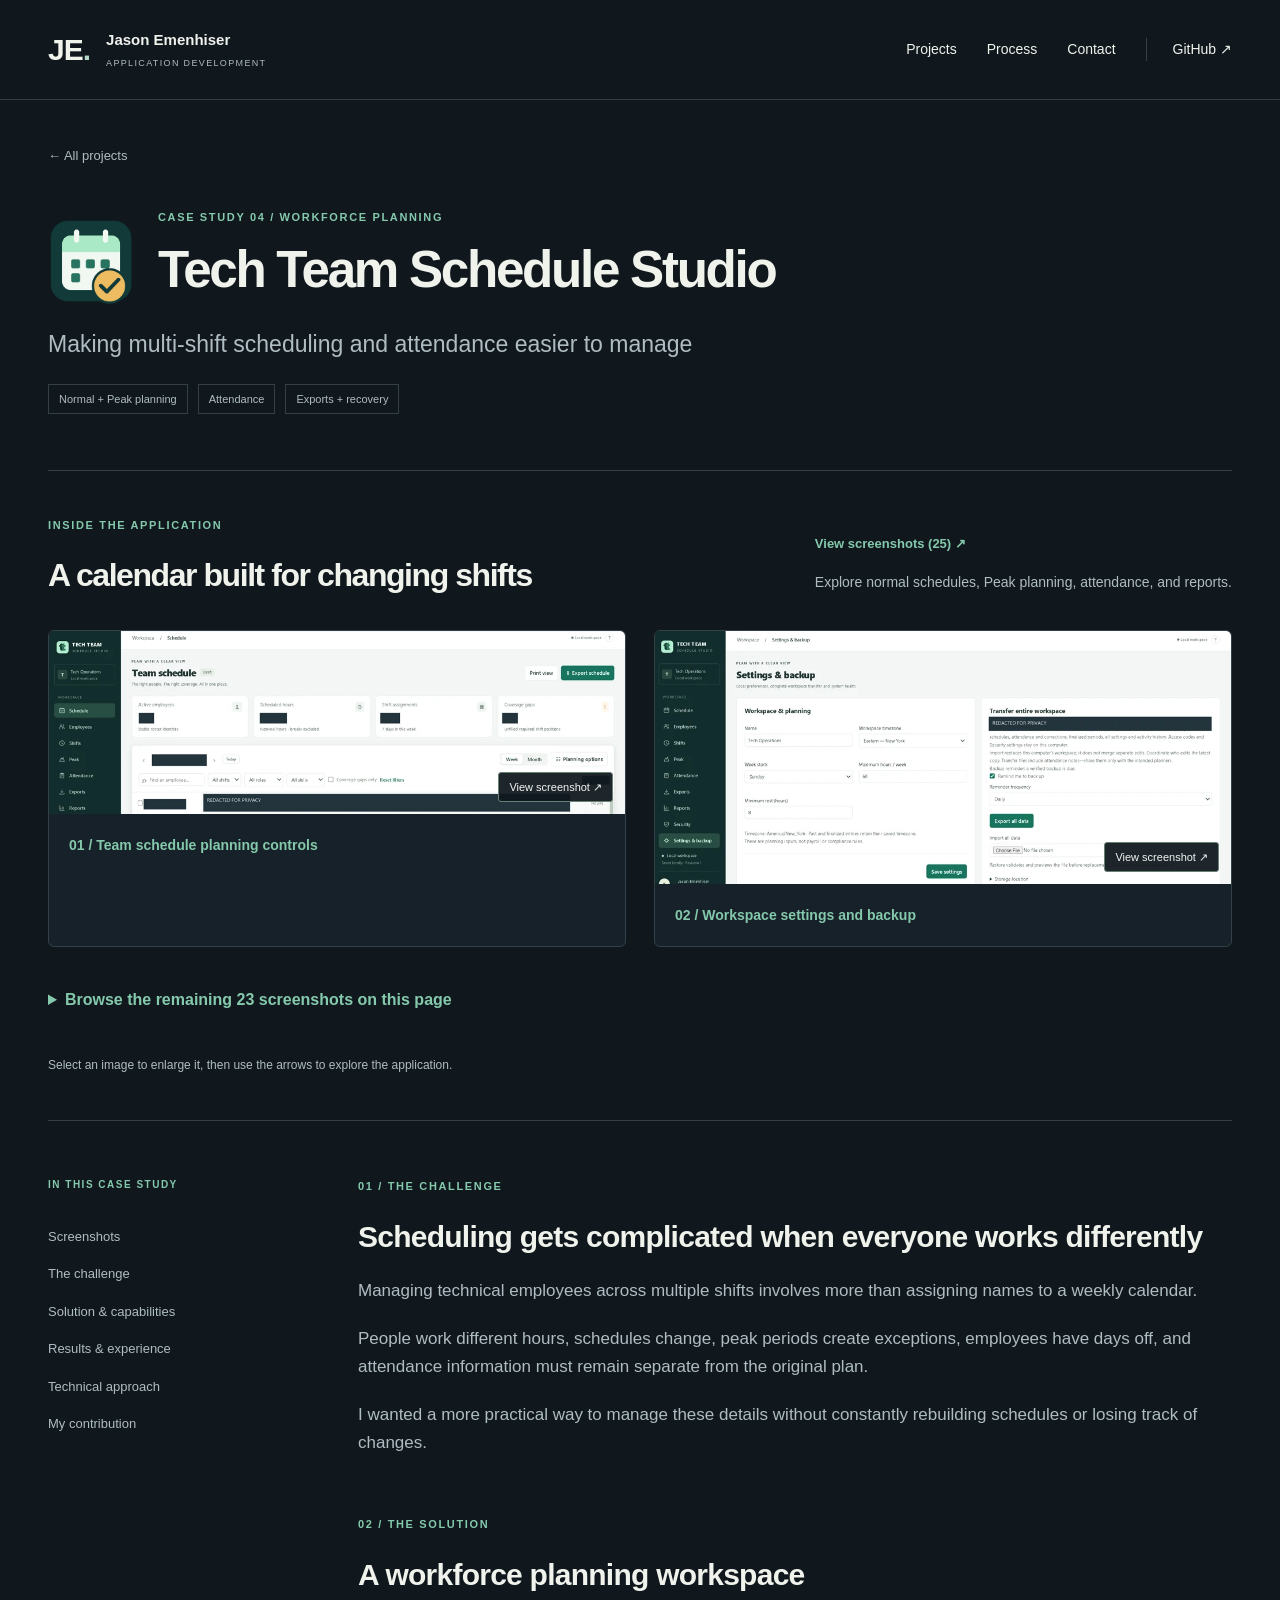
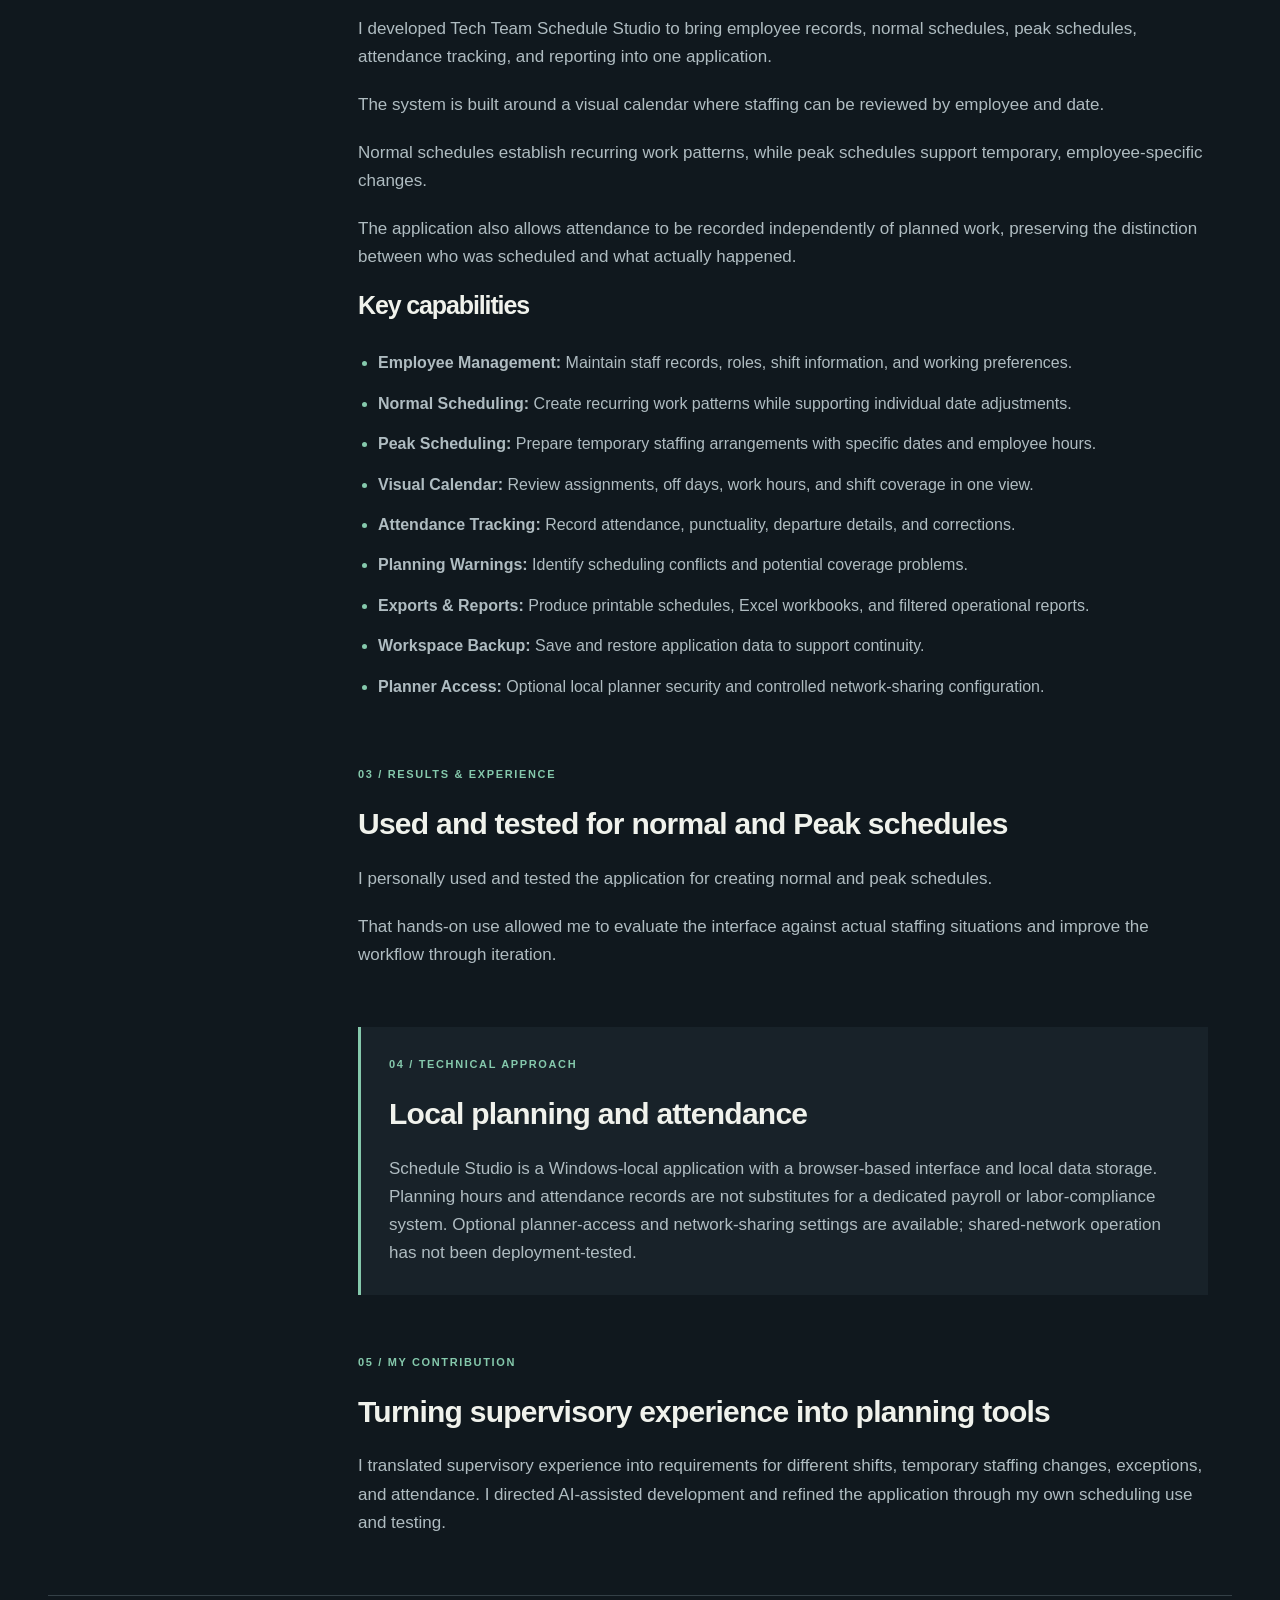
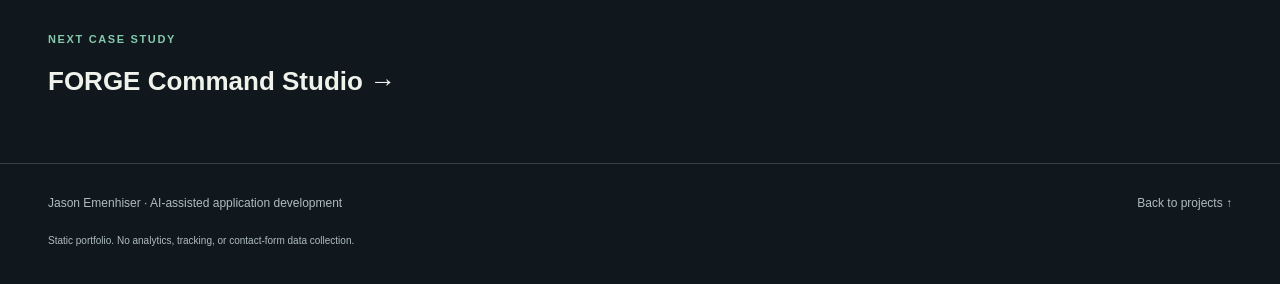
<file: schedule-studio.html>
<!doctype html><html lang="en"><head><meta charset="utf-8"><meta name="viewport" content="width=device-width, initial-scale=1"><meta name="description" content="Manage employee schedules, peak staffing, attendance, and reporting in one coordinated planning workspace."><title>Tech Team Schedule Studio | Jason Emenhiser</title><link rel="icon" href="favicon.svg" type="image/svg+xml"><link rel="stylesheet" href="styles.css"><script src="main.js" defer></script></head><body><a class="skip" href="#main">Skip to content</a><header><a class="brand" href="index.html"><span class="mark">JE<span>.</span></span><span>Jason Emenhiser<small>APPLICATION DEVELOPMENT</small></span></a><nav aria-label="Main navigation"><a href="index.html#projects">Projects</a><a href="index.html#process">Process</a><a href="index.html#contact">Contact</a><a class="nav-github" href="https://github.com/emenhiserjason-afk">GitHub ↗</a></nav></header>
 <main id="main" style="--accent:#85c9ac">
  <section class="detail-hero">
   <a class="back" href="index.html#projects">← All projects</a>
   <div class="detail-title"><img class="app-icon" src="schedule-studio-icon.png" alt="" width="64" height="64"><div><p class="eyebrow">CASE STUDY 04 / Workforce planning</p><h1>Tech Team Schedule Studio</h1></div></div>
   <p class="lead">Making multi-shift scheduling and attendance easier to manage</p><div class="detail-tags"><span>Normal + Peak planning</span><span>Attendance</span><span>Exports + recovery</span></div>
  </section>
  <section id="gallery" class="gallery-section">
   <div class="section-heading"><div><span class="eyebrow">INSIDE THE APPLICATION</span><h2>A calendar built for changing shifts</h2></div><div><a class="text-link gallery-link" href="schedule-studio.html#gallery" data-gallery="schedule-studio">View screenshots (25) ↗</a><p>Explore normal schedules, Peak planning, attendance, and reports.</p></div></div>
   <div class="gallery"><figure><a class="shot" href="schedule-studio-1.webp" data-lightbox data-project="schedule-studio" data-file="schedule-studio-1.webp" data-caption="Team schedule planning controls" aria-label="Enlarge Team schedule planning controls"><img src="schedule-studio-1-thumb.webp" alt="Team schedule planning controls" width="1881" height="598" loading="lazy" decoding="async" ><span class="zoom" aria-hidden="true">View screenshot ↗</span></a><figcaption><span>01 / Team schedule planning controls</span></figcaption></figure><figure><a class="shot" href="schedule-studio-2.webp" data-lightbox data-project="schedule-studio" data-file="schedule-studio-2.webp" data-caption="Workspace settings and backup" aria-label="Enlarge Workspace settings and backup"><img src="schedule-studio-2-thumb.webp" alt="Workspace settings and backup" width="1876" height="824" loading="lazy" decoding="async" ><span class="zoom" aria-hidden="true">View screenshot ↗</span></a><figcaption><span>02 / Workspace settings and backup</span></figcaption></figure></div><details class="all-screenshots"><summary>Browse the remaining 23 screenshots on this page</summary><div class="gallery"><figure><a class="shot" href="schedule-studio-3.webp" data-lightbox data-project="schedule-studio" data-file="schedule-studio-3.webp" data-caption="Weekly schedule grid" aria-label="Enlarge Weekly schedule grid"><img src="schedule-studio-3-thumb.webp" alt="Weekly schedule grid" width="1912" height="827" loading="lazy" decoding="async" ><span class="zoom" aria-hidden="true">View screenshot ↗</span></a><figcaption><span>03 / Weekly schedule grid</span></figcaption></figure><figure><a class="shot" href="schedule-studio-4.webp" data-lightbox data-project="schedule-studio" data-file="schedule-studio-4.webp" data-caption="Schedule review and planning conflicts" aria-label="Enlarge Schedule review and planning conflicts"><img src="schedule-studio-4-thumb.webp" alt="Schedule review and planning conflicts" width="1903" height="825" loading="lazy" decoding="async" ><span class="zoom" aria-hidden="true">View screenshot ↗</span></a><figcaption><span>04 / Schedule review and planning conflicts</span></figcaption></figure><figure><a class="shot" href="schedule-studio-5.webp" data-lightbox data-project="schedule-studio" data-file="schedule-studio-5.webp" data-caption="Planning options and display controls" aria-label="Enlarge Planning options and display controls"><img src="schedule-studio-5-thumb.webp" alt="Planning options and display controls" width="1888" height="835" loading="lazy" decoding="async" ><span class="zoom" aria-hidden="true">View screenshot ↗</span></a><figcaption><span>05 / Planning options and display controls</span></figcaption></figure><figure><a class="shot" href="schedule-studio-6.webp" data-lightbox data-project="schedule-studio" data-file="schedule-studio-6.webp" data-caption="Assignment editor" aria-label="Enlarge Assignment editor"><img src="schedule-studio-6-thumb.webp" alt="Assignment editor" width="612" height="562" loading="lazy" decoding="async" ><span class="zoom" aria-hidden="true">View screenshot ↗</span></a><figcaption><span>06 / Assignment editor</span></figcaption></figure><figure><a class="shot" href="schedule-studio-7.webp" data-lightbox data-project="schedule-studio" data-file="schedule-studio-7.webp" data-caption="Daily attendance workspace" aria-label="Enlarge Daily attendance workspace"><img src="schedule-studio-7-thumb.webp" alt="Daily attendance workspace" width="1867" height="822" loading="lazy" decoding="async" ><span class="zoom" aria-hidden="true">View screenshot ↗</span></a><figcaption><span>07 / Daily attendance workspace</span></figcaption></figure><figure><a class="shot" href="schedule-studio-8.webp" data-lightbox data-project="schedule-studio" data-file="schedule-studio-8.webp" data-caption="Employee roster controls" aria-label="Enlarge Employee roster controls"><img src="schedule-studio-8-thumb.webp" alt="Employee roster controls" width="1910" height="840" loading="lazy" decoding="async" ><span class="zoom" aria-hidden="true">View screenshot ↗</span></a><figcaption><span>08 / Employee roster controls</span></figcaption></figure><figure><a class="shot" href="schedule-studio-9.webp" data-lightbox data-project="schedule-studio" data-file="schedule-studio-9.webp" data-caption="Normal schedules and shift definitions" aria-label="Enlarge Normal schedules and shift definitions"><img src="schedule-studio-9-thumb.webp" alt="Normal schedules and shift definitions" width="1902" height="836" loading="lazy" decoding="async" ><span class="zoom" aria-hidden="true">View screenshot ↗</span></a><figcaption><span>09 / Normal schedules and shift definitions</span></figcaption></figure><figure><a class="shot" href="schedule-studio-10.webp" data-lightbox data-project="schedule-studio" data-file="schedule-studio-10.webp" data-caption="Shift history and restoration" aria-label="Enlarge Shift history and restoration"><img src="schedule-studio-10-thumb.webp" alt="Shift history and restoration" width="1907" height="843" loading="lazy" decoding="async" ><span class="zoom" aria-hidden="true">View screenshot ↗</span></a><figcaption><span>10 / Shift history and restoration</span></figcaption></figure><figure><a class="shot" href="schedule-studio-11.webp" data-lightbox data-project="schedule-studio" data-file="schedule-studio-11.webp" data-caption="Peak schedule management" aria-label="Enlarge Peak schedule management"><img src="schedule-studio-11-thumb.webp" alt="Peak schedule management" width="1917" height="831" loading="lazy" decoding="async" ><span class="zoom" aria-hidden="true">View screenshot ↗</span></a><figcaption><span>11 / Peak schedule management</span></figcaption></figure><figure><a class="shot" href="schedule-studio-12.webp" data-lightbox data-project="schedule-studio" data-file="schedule-studio-12.webp" data-caption="Export options" aria-label="Enlarge Export options"><img src="schedule-studio-12-thumb.webp" alt="Export options" width="1915" height="823" loading="lazy" decoding="async" ><span class="zoom" aria-hidden="true">View screenshot ↗</span></a><figcaption><span>12 / Export options</span></figcaption></figure><figure><a class="shot" href="schedule-studio-13.webp" data-lightbox data-project="schedule-studio" data-file="schedule-studio-13.webp" data-caption="Print, image and spreadsheet export preview" aria-label="Enlarge Print, image and spreadsheet export preview"><img src="schedule-studio-13-thumb.webp" alt="Print, image and spreadsheet export preview" width="1897" height="832" loading="lazy" decoding="async" ><span class="zoom" aria-hidden="true">View screenshot ↗</span></a><figcaption><span>13 / Print, image and spreadsheet export preview</span></figcaption></figure><figure><a class="shot" href="schedule-studio-14.webp" data-lightbox data-project="schedule-studio" data-file="schedule-studio-14.webp" data-caption="Individual dated schedule editor" aria-label="Enlarge Individual dated schedule editor"><img src="schedule-studio-14-thumb.webp" alt="Individual dated schedule editor" width="1246" height="742" loading="lazy" decoding="async" ><span class="zoom" aria-hidden="true">View screenshot ↗</span></a><figcaption><span>14 / Individual dated schedule editor</span></figcaption></figure><figure><a class="shot" href="schedule-studio-15.webp" data-lightbox data-project="schedule-studio" data-file="schedule-studio-15.webp" data-caption="Weekly hours and calendar preview" aria-label="Enlarge Weekly hours and calendar preview"><img src="schedule-studio-15-thumb.webp" alt="Weekly hours and calendar preview" width="1243" height="738" loading="lazy" decoding="async" ><span class="zoom" aria-hidden="true">View screenshot ↗</span></a><figcaption><span>15 / Weekly hours and calendar preview</span></figcaption></figure><figure><a class="shot" href="schedule-studio-16.webp" data-lightbox data-project="schedule-studio" data-file="schedule-studio-16.webp" data-caption="Report builder and filters" aria-label="Enlarge Report builder and filters"><img src="schedule-studio-16-thumb.webp" alt="Report builder and filters" width="1908" height="832" loading="lazy" decoding="async" ><span class="zoom" aria-hidden="true">View screenshot ↗</span></a><figcaption><span>16 / Report builder and filters</span></figcaption></figure><figure><a class="shot" href="schedule-studio-17.webp" data-lightbox data-project="schedule-studio" data-file="schedule-studio-17.webp" data-caption="Planner access configuration" aria-label="Enlarge Planner access configuration"><img src="schedule-studio-17-thumb.webp" alt="Planner access configuration" width="1913" height="837" loading="lazy" decoding="async" ><span class="zoom" aria-hidden="true">View screenshot ↗</span></a><figcaption><span>17 / Planner access configuration</span></figcaption></figure><figure><a class="shot" href="schedule-studio-18.webp" data-lightbox data-project="schedule-studio" data-file="schedule-studio-18.webp" data-caption="Security settings and sharing" aria-label="Enlarge Security settings and sharing"><img src="schedule-studio-18-thumb.webp" alt="Security settings and sharing" width="1907" height="837" loading="lazy" decoding="async" ><span class="zoom" aria-hidden="true">View screenshot ↗</span></a><figcaption><span>18 / Security settings and sharing</span></figcaption></figure><figure><a class="shot" href="schedule-studio-19.webp" data-lightbox data-project="schedule-studio" data-file="schedule-studio-19.webp" data-caption="Local network sharing controls" aria-label="Enlarge Local network sharing controls"><img src="schedule-studio-19-thumb.webp" alt="Local network sharing controls" width="1907" height="830" loading="lazy" decoding="async" ><span class="zoom" aria-hidden="true">View screenshot ↗</span></a><figcaption><span>19 / Local network sharing controls</span></figcaption></figure><figure><a class="shot" href="schedule-studio-20.webp" data-lightbox data-project="schedule-studio" data-file="schedule-studio-20.webp" data-caption="Restore controls and system health" aria-label="Enlarge Restore controls and system health"><img src="schedule-studio-20-thumb.webp" alt="Restore controls and system health" width="1915" height="831" loading="lazy" decoding="async" ><span class="zoom" aria-hidden="true">View screenshot ↗</span></a><figcaption><span>20 / Restore controls and system health</span></figcaption></figure><figure><a class="shot" href="schedule-studio-21.webp" data-lightbox data-project="schedule-studio" data-file="schedule-studio-21.webp" data-caption="Choose the active planner" aria-label="Enlarge Choose the active planner"><img src="schedule-studio-21-thumb.webp" alt="Choose the active planner" width="625" height="413" loading="lazy" decoding="async" ><span class="zoom" aria-hidden="true">View screenshot ↗</span></a><figcaption><span>21 / Choose the active planner</span></figcaption></figure><figure><a class="shot" href="schedule-studio-22.webp" data-lightbox data-project="schedule-studio" data-file="schedule-studio-22.webp" data-caption="Built-in usage guide" aria-label="Enlarge Built-in usage guide"><img src="schedule-studio-22-thumb.webp" alt="Built-in usage guide" width="625" height="567" loading="lazy" decoding="async" ><span class="zoom" aria-hidden="true">View screenshot ↗</span></a><figcaption><span>22 / Built-in usage guide</span></figcaption></figure><figure><a class="shot" href="schedule-studio-23.webp" data-lightbox data-project="schedule-studio" data-file="schedule-studio-23.webp" data-caption="Create a dated schedule" aria-label="Enlarge Create a dated schedule"><img src="schedule-studio-23-thumb.webp" alt="Create a dated schedule" width="1246" height="737" loading="lazy" decoding="async" ><span class="zoom" aria-hidden="true">View screenshot ↗</span></a><figcaption><span>23 / Create a dated schedule</span></figcaption></figure><figure><a class="shot" href="schedule-studio-24.webp" data-lightbox data-project="schedule-studio" data-file="schedule-studio-24.webp" data-caption="Attendance status editing" aria-label="Enlarge Attendance status editing"><img src="schedule-studio-24-thumb.webp" alt="Attendance status editing" width="1907" height="822" loading="lazy" decoding="async" ><span class="zoom" aria-hidden="true">View screenshot ↗</span></a><figcaption><span>24 / Attendance status editing</span></figcaption></figure><figure><a class="shot" href="schedule-studio-25.webp" data-lightbox data-project="schedule-studio" data-file="schedule-studio-25.webp" data-caption="Attendance detail editor" aria-label="Enlarge Attendance detail editor"><img src="schedule-studio-25-thumb.webp" alt="Attendance detail editor" width="617" height="592" loading="lazy" decoding="async" ><span class="zoom" aria-hidden="true">View screenshot ↗</span></a><figcaption><span>25 / Attendance detail editor</span></figcaption></figure></div></details>
   <p class="media-disclosure">Select an image to enlarge it, then use the arrows to explore the application.</p>
  </section>
  <div class="case-layout">
   <aside><span class="eyebrow">IN THIS CASE STUDY</span><a href="#gallery">Screenshots</a><a href="#challenge">The challenge</a><a href="#solution">Solution & capabilities</a><a href="#evidence">Results & experience</a><a href="#boundaries">Technical approach</a><a href="#contribution">My contribution</a></aside>
   <div class="case-content">
    <section id="challenge"><span class="eyebrow">01 / THE CHALLENGE</span><h2>Scheduling gets complicated when everyone works differently</h2><p>Managing technical employees across multiple shifts involves more than assigning names to a weekly calendar.</p><p>People work different hours, schedules change, peak periods create exceptions, employees have days off, and attendance information must remain separate from the original plan.</p><p>I wanted a more practical way to manage these details without constantly rebuilding schedules or losing track of changes.</p></section>
    <section id="solution"><span class="eyebrow">02 / THE SOLUTION</span><h2>A workforce planning workspace</h2><p>I developed Tech Team Schedule Studio to bring employee records, normal schedules, peak schedules, attendance tracking, and reporting into one application.</p><p>The system is built around a visual calendar where staffing can be reviewed by employee and date.</p><p>Normal schedules establish recurring work patterns, while peak schedules support temporary, employee-specific changes.</p><p>The application also allows attendance to be recorded independently of planned work, preserving the distinction between who was scheduled and what actually happened.</p><h3>Key capabilities</h3><ul class="features"><li><strong>Employee Management:</strong> Maintain staff records, roles, shift information, and working preferences.</li><li><strong>Normal Scheduling:</strong> Create recurring work patterns while supporting individual date adjustments.</li><li><strong>Peak Scheduling:</strong> Prepare temporary staffing arrangements with specific dates and employee hours.</li><li><strong>Visual Calendar:</strong> Review assignments, off days, work hours, and shift coverage in one view.</li><li><strong>Attendance Tracking:</strong> Record attendance, punctuality, departure details, and corrections.</li><li><strong>Planning Warnings:</strong> Identify scheduling conflicts and potential coverage problems.</li><li><strong>Exports &amp; Reports:</strong> Produce printable schedules, Excel workbooks, and filtered operational reports.</li><li><strong>Workspace Backup:</strong> Save and restore application data to support continuity.</li><li><strong>Planner Access:</strong> Optional local planner security and controlled network-sharing configuration.</li></ul></section>
    <section id="evidence"><span class="eyebrow">03 / RESULTS & EXPERIENCE</span><h2>Used and tested for normal and Peak schedules</h2><p>I personally used and tested the application for creating normal and peak schedules.</p><p>That hands-on use allowed me to evaluate the interface against actual staffing situations and improve the workflow through iteration.</p></section>
    <section id="boundaries" class="boundary"><span class="eyebrow">04 / TECHNICAL APPROACH</span><h2>Local planning and attendance</h2><p>Schedule Studio is a Windows-local application with a browser-based interface and local data storage. Planning hours and attendance records are not substitutes for a dedicated payroll or labor-compliance system. Optional planner-access and network-sharing settings are available; shared-network operation has not been deployment-tested.</p></section>
    <section id="contribution"><span class="eyebrow">05 / MY CONTRIBUTION</span><h2>Turning supervisory experience into planning tools</h2><p>I translated supervisory experience into requirements for different shifts, temporary staffing changes, exceptions, and attendance. I directed AI-assisted development and refined the application through my own scheduling use and testing.</p></section>
   </div>
  </div>
  <a class="next-project" href="forge-command-studio.html"><span class="eyebrow">NEXT CASE STUDY</span><strong>FORGE Command Studio →</strong></a>
 </main><footer><span>Jason Emenhiser · AI-assisted application development</span><a href="index.html#projects">Back to projects ↑</a><small>Static portfolio. No analytics, tracking, or contact-form data collection.</small></footer><dialog id="lightbox" aria-labelledby="lightbox-caption"><div class="lightbox-bar"><span>APPLICATION SCREENSHOT</span><button type="button" id="close-lightbox" autofocus>Close ×</button></div><div class="lightbox-scroll"><img id="lightbox-image" alt=""></div><div class="gallery-controls"><button type="button" id="previous-image" aria-label="Previous screenshot">← Previous</button><span id="image-count" aria-live="polite"></span><button type="button" id="next-image" aria-label="Next screenshot">Next →</button><button type="button" id="image-size" aria-pressed="false">Actual size</button></div><p id="lightbox-caption" aria-live="polite"></p><p class="lightbox-note">Application screenshot · Sensitive details removed.</p></dialog><script type="application/json" id="gallery-data">[{"project":"salt-query-engine","file":"salt-query-engine-1.webp","url":"salt-query-engine-1.webp","title":"SALT Query Engine","caption":"Ask AIRE query workspace"},{"project":"salt-query-engine","file":"salt-query-engine-2.webp","url":"salt-query-engine-2.webp","title":"SALT Query Engine","caption":"Pasted-result analysis"},{"project":"salt-change-engine","file":"salt-change-engine-1.webp","url":"salt-change-engine-1.webp","title":"SALT Change Engine","caption":"Evidence-led comparison"},{"project":"salt-change-engine","file":"salt-change-engine-2.webp","url":"salt-change-engine-2.webp","title":"SALT Change Engine","caption":"Batch carton-status workflow"},{"project":"salt-security-control","file":"salt-security-control-1.webp","url":"salt-security-control-1.webp","title":"SALT Security Control","caption":"Snapshot investigation workspace"},{"project":"salt-security-control","file":"salt-security-control-2.webp","url":"salt-security-control-2.webp","title":"SALT Security Control","caption":"Import and validation workflow"},{"project":"schedule-studio","file":"schedule-studio-1.webp","url":"schedule-studio-1.webp","title":"Tech Team Schedule Studio","caption":"Team schedule planning controls"},{"project":"schedule-studio","file":"schedule-studio-2.webp","url":"schedule-studio-2.webp","title":"Tech Team Schedule Studio","caption":"Workspace settings and backup"},{"project":"forge-command-studio","file":"forge-command-studio-1.webp","url":"forge-command-studio-1.webp","title":"FORGE Command Studio","caption":"Unified framework workspace"},{"project":"forge-command-studio","file":"forge-command-studio-2.webp","url":"forge-command-studio-2.webp","title":"FORGE Command Studio","caption":"Responsibility atlas"},{"project":"salt-query-engine","file":"salt-query-engine-3.webp","url":"salt-query-engine-3.webp","title":"SALT Query Engine","caption":"Visual query builder"},{"project":"salt-query-engine","file":"salt-query-engine-4.webp","url":"salt-query-engine-4.webp","title":"SALT Query Engine","caption":"Data dictionary"},{"project":"salt-query-engine","file":"salt-query-engine-5.webp","url":"salt-query-engine-5.webp","title":"SALT Query Engine","caption":"Relationship explorer"},{"project":"salt-query-engine","file":"salt-query-engine-6.webp","url":"salt-query-engine-6.webp","title":"SALT Query Engine","caption":"Query template library"},{"project":"salt-query-engine","file":"salt-query-engine-7.webp","url":"salt-query-engine-7.webp","title":"SALT Query Engine","caption":"Saved drafts"},{"project":"salt-query-engine","file":"salt-query-engine-8.webp","url":"salt-query-engine-8.webp","title":"SALT Query Engine","caption":"Finalized query library"},{"project":"salt-query-engine","file":"salt-query-engine-9.webp","url":"salt-query-engine-9.webp","title":"SALT Query Engine","caption":"Query workspace and status reference"},{"project":"salt-query-engine","file":"salt-query-engine-10.webp","url":"salt-query-engine-10.webp","title":"SALT Query Engine","caption":"Light theme query workspace"},{"project":"salt-query-engine","file":"salt-query-engine-11.webp","url":"salt-query-engine-11.webp","title":"SALT Query Engine","caption":"Spanish query workspace"},{"project":"salt-change-engine","file":"salt-change-engine-3.webp","url":"salt-change-engine-3.webp","title":"SALT Change Engine","caption":"Evidence input and comparison"},{"project":"salt-change-engine","file":"salt-change-engine-4.webp","url":"salt-change-engine-4.webp","title":"SALT Change Engine","caption":"Change Query Library"},{"project":"salt-change-engine","file":"salt-change-engine-5.webp","url":"salt-change-engine-5.webp","title":"SALT Change Engine","caption":"Pasted lookup results"},{"project":"salt-change-engine","file":"salt-change-engine-6.webp","url":"salt-change-engine-6.webp","title":"SALT Change Engine","caption":"Results Analyzer empty state"},{"project":"salt-change-engine","file":"salt-change-engine-7.webp","url":"salt-change-engine-7.webp","title":"SALT Change Engine","caption":"Comparison workspace in light theme"},{"project":"salt-change-engine","file":"salt-change-engine-8.webp","url":"salt-change-engine-8.webp","title":"SALT Change Engine","caption":"Spanish comparison workspace"},{"project":"salt-security-control","file":"salt-security-control-3.webp","url":"salt-security-control-3.webp","title":"SALT Security Control","caption":"Identity investigation"},{"project":"salt-security-control","file":"salt-security-control-4.webp","url":"salt-security-control-4.webp","title":"SALT Security Control","caption":"Connection overview"},{"project":"salt-security-control","file":"salt-security-control-5.webp","url":"salt-security-control-5.webp","title":"SALT Security Control","caption":"Group relationship table"},{"project":"salt-security-control","file":"salt-security-control-6.webp","url":"salt-security-control-6.webp","title":"SALT Security Control","caption":"Partner relationship table"},{"project":"salt-security-control","file":"salt-security-control-7.webp","url":"salt-security-control-7.webp","title":"SALT Security Control","caption":"Role restriction controls"},{"project":"salt-security-control","file":"salt-security-control-8.webp","url":"salt-security-control-8.webp","title":"SALT Security Control","caption":"Selected role restriction view"},{"project":"salt-security-control","file":"salt-security-control-9.webp","url":"salt-security-control-9.webp","title":"SALT Security Control","caption":"Manual change preparation"},{"project":"salt-security-control","file":"salt-security-control-10.webp","url":"salt-security-control-10.webp","title":"SALT Security Control","caption":"Prepared change workflow"},{"project":"salt-security-control","file":"salt-security-control-11.webp","url":"salt-security-control-11.webp","title":"SALT Security Control","caption":"Impact and SQL rehearsal"},{"project":"salt-security-control","file":"salt-security-control-12.webp","url":"salt-security-control-12.webp","title":"SALT Security Control","caption":"Excel report configuration"},{"project":"salt-security-control","file":"salt-security-control-13.webp","url":"salt-security-control-13.webp","title":"SALT Security Control","caption":"Snapshot coverage table"},{"project":"salt-security-control","file":"salt-security-control-14.webp","url":"salt-security-control-14.webp","title":"SALT Security Control","caption":"Backup and restore"},{"project":"salt-security-control","file":"salt-security-control-15.webp","url":"salt-security-control-15.webp","title":"SALT Security Control","caption":"Review findings"},{"project":"schedule-studio","file":"schedule-studio-3.webp","url":"schedule-studio-3.webp","title":"Tech Team Schedule Studio","caption":"Weekly schedule grid"},{"project":"schedule-studio","file":"schedule-studio-4.webp","url":"schedule-studio-4.webp","title":"Tech Team Schedule Studio","caption":"Schedule review and planning conflicts"},{"project":"schedule-studio","file":"schedule-studio-5.webp","url":"schedule-studio-5.webp","title":"Tech Team Schedule Studio","caption":"Planning options and display controls"},{"project":"schedule-studio","file":"schedule-studio-6.webp","url":"schedule-studio-6.webp","title":"Tech Team Schedule Studio","caption":"Assignment editor"},{"project":"schedule-studio","file":"schedule-studio-7.webp","url":"schedule-studio-7.webp","title":"Tech Team Schedule Studio","caption":"Daily attendance workspace"},{"project":"schedule-studio","file":"schedule-studio-8.webp","url":"schedule-studio-8.webp","title":"Tech Team Schedule Studio","caption":"Employee roster controls"},{"project":"schedule-studio","file":"schedule-studio-9.webp","url":"schedule-studio-9.webp","title":"Tech Team Schedule Studio","caption":"Normal schedules and shift definitions"},{"project":"schedule-studio","file":"schedule-studio-10.webp","url":"schedule-studio-10.webp","title":"Tech Team Schedule Studio","caption":"Shift history and restoration"},{"project":"schedule-studio","file":"schedule-studio-11.webp","url":"schedule-studio-11.webp","title":"Tech Team Schedule Studio","caption":"Peak schedule management"},{"project":"schedule-studio","file":"schedule-studio-12.webp","url":"schedule-studio-12.webp","title":"Tech Team Schedule Studio","caption":"Export options"},{"project":"schedule-studio","file":"schedule-studio-13.webp","url":"schedule-studio-13.webp","title":"Tech Team Schedule Studio","caption":"Print, image and spreadsheet export preview"},{"project":"schedule-studio","file":"schedule-studio-14.webp","url":"schedule-studio-14.webp","title":"Tech Team Schedule Studio","caption":"Individual dated schedule editor"},{"project":"schedule-studio","file":"schedule-studio-15.webp","url":"schedule-studio-15.webp","title":"Tech Team Schedule Studio","caption":"Weekly hours and calendar preview"},{"project":"schedule-studio","file":"schedule-studio-16.webp","url":"schedule-studio-16.webp","title":"Tech Team Schedule Studio","caption":"Report builder and filters"},{"project":"schedule-studio","file":"schedule-studio-17.webp","url":"schedule-studio-17.webp","title":"Tech Team Schedule Studio","caption":"Planner access configuration"},{"project":"schedule-studio","file":"schedule-studio-18.webp","url":"schedule-studio-18.webp","title":"Tech Team Schedule Studio","caption":"Security settings and sharing"},{"project":"schedule-studio","file":"schedule-studio-19.webp","url":"schedule-studio-19.webp","title":"Tech Team Schedule Studio","caption":"Local network sharing controls"},{"project":"schedule-studio","file":"schedule-studio-20.webp","url":"schedule-studio-20.webp","title":"Tech Team Schedule Studio","caption":"Restore controls and system health"},{"project":"schedule-studio","file":"schedule-studio-21.webp","url":"schedule-studio-21.webp","title":"Tech Team Schedule Studio","caption":"Choose the active planner"},{"project":"schedule-studio","file":"schedule-studio-22.webp","url":"schedule-studio-22.webp","title":"Tech Team Schedule Studio","caption":"Built-in usage guide"},{"project":"schedule-studio","file":"schedule-studio-23.webp","url":"schedule-studio-23.webp","title":"Tech Team Schedule Studio","caption":"Create a dated schedule"},{"project":"schedule-studio","file":"schedule-studio-24.webp","url":"schedule-studio-24.webp","title":"Tech Team Schedule Studio","caption":"Attendance status editing"},{"project":"schedule-studio","file":"schedule-studio-25.webp","url":"schedule-studio-25.webp","title":"Tech Team Schedule Studio","caption":"Attendance detail editor"},{"project":"forge-command-studio","file":"forge-command-studio-3.webp","url":"forge-command-studio-3.webp","title":"FORGE Command Studio","caption":"Search the responsibility atlas"},{"project":"forge-command-studio","file":"forge-command-studio-4.webp","url":"forge-command-studio-4.webp","title":"FORGE Command Studio","caption":"Read a responsibility"},{"project":"forge-command-studio","file":"forge-command-studio-5.webp","url":"forge-command-studio-5.webp","title":"FORGE Command Studio","caption":"Light theme workspace"},{"project":"forge-command-studio","file":"forge-command-studio-6.webp","url":"forge-command-studio-6.webp","title":"FORGE Command Studio","caption":"Rules and sections"},{"project":"forge-command-studio","file":"forge-command-studio-7.webp","url":"forge-command-studio-7.webp","title":"FORGE Command Studio","caption":"Read purpose and authority"},{"project":"forge-command-studio","file":"forge-command-studio-8.webp","url":"forge-command-studio-8.webp","title":"FORGE Command Studio","caption":"Evidence and handoff sections"},{"project":"forge-command-studio","file":"forge-command-studio-9.webp","url":"forge-command-studio-9.webp","title":"FORGE Command Studio","caption":"Verification and delivery responsibilities"},{"project":"forge-command-studio","file":"forge-command-studio-10.webp","url":"forge-command-studio-10.webp","title":"FORGE Command Studio","caption":"Create a custom framework"},{"project":"forge-command-studio","file":"forge-command-studio-11.webp","url":"forge-command-studio-11.webp","title":"FORGE Command Studio","caption":"Customize design rules"},{"project":"forge-command-studio","file":"forge-command-studio-12.webp","url":"forge-command-studio-12.webp","title":"FORGE Command Studio","caption":"Preview framework changes"},{"project":"forge-command-studio","file":"forge-command-studio-13.webp","url":"forge-command-studio-13.webp","title":"FORGE Command Studio","caption":"Full governing statement"}]</script></body></html>
</file>
<file: styles.css>
:root{color-scheme:dark;--bg:#11191f;--panel:#182229;--text:#f0f2ec;--muted:#aab7bd;--line:#344047;--accent:#a9d9c3}*{box-sizing:border-box}html{scroll-behavior:smooth;scroll-padding-top:24px}body{margin:0;background:var(--bg);color:var(--text);font:16px/1.65 'Segoe UI',Arial,sans-serif}a{color:inherit;text-decoration:none}a:hover{text-decoration:underline;text-underline-offset:5px}a:focus-visible{outline:3px solid #c7efd8;outline-offset:6px}p{color:var(--muted);margin:0 0 20px}h1,h2,h3{line-height:1.12;letter-spacing:-.045em;font-weight:600;margin:0 0 24px}h1{font-size:clamp(44px,6.2vw,86px)}h2{font-size:clamp(29px,3vw,42px)}h3{font-size:25px}main,header,footer{max-width:1240px;margin:auto;padding-left:48px;padding-right:48px}.preview{background:#24372f;color:#d8e9df;text-align:center;font-size:11px;letter-spacing:.13em;padding:8px 16px}.preview span{letter-spacing:.02em;margin-left:20px;color:#bccdc4}header{display:flex;align-items:center;justify-content:space-between;min-height:100px;border-bottom:1px solid var(--line);gap:24px}.brand{display:flex;align-items:center;gap:16px;font-weight:600;font-size:15px}.mark{font-size:21px;letter-spacing:-1px}.mark span{color:var(--accent)}nav{display:flex;gap:30px;font-size:14px}.hero{padding:84px 0 0}.eyebrow{display:block;font-size:11px;letter-spacing:.15em;font-weight:650;color:var(--accent);margin-bottom:24px;text-transform:uppercase}.hero h1 em{font-family:Georgia,serif;font-weight:400;color:#b7d7c6}.hero-bottom{display:flex;justify-content:space-between;align-items:center;gap:40px;margin:32px 0 60px}.hero-bottom p{font-size:18px;margin:0}.button{display:inline-flex;justify-content:space-between;align-items:center;gap:40px;flex-shrink:0;background:#c6e3d0;color:#13251c;padding:15px 24px;font-size:14px;font-weight:650;border-radius:3px}.hero-meta{border-top:1px solid var(--line);border-bottom:1px solid var(--line);display:flex;justify-content:space-between;padding:18px 0;color:var(--muted);font-size:10px;letter-spacing:.12em}section[id=projects]{padding:75px 0}.section-heading{display:flex;justify-content:space-between;align-items:end;gap:32px;margin-bottom:36px}.section-heading h2{margin:0}.section-heading p{font-size:14px;margin:0}.projects{display:grid;grid-template-columns:1fr 1fr;gap:40px 28px}.project{border:1px solid var(--line);border-radius:6px;overflow:hidden;background:#151f26}.project:last-child{grid-column:1/-1;display:grid;grid-template-columns:1fr 1fr}.media{padding:26px;background:linear-gradient(120deg,color-mix(in srgb,var(--accent) 10%,#182229),#182229);border-bottom:1px solid var(--line);min-height:225px;display:flex;flex-direction:column}.media-top{display:flex;justify-content:space-between;color:var(--accent);font-size:10px;letter-spacing:.12em}.media-title{font-size:25px;letter-spacing:-.03em;margin:28px 0 22px;color:var(--accent);font-weight:500}.flow{display:flex;gap:10px}.flow span{flex:1;border-top:1px solid var(--line);font-size:11px;padding-top:12px;color:#d1dbe0}.flow b{display:block;color:var(--accent);font-weight:400;margin-bottom:3px}.media p{font-size:10px;margin:20px 0 0}.card-copy{padding:28px}.card-copy .eyebrow{margin-bottom:14px}.card-copy h3{margin-bottom:14px}.card-copy p{font-size:15px}.text-link{display:flex;justify-content:space-between;font-size:13px;font-weight:600;color:var(--accent);margin-top:26px}.process{display:grid;grid-template-columns:1fr 1fr;gap:80px;border-top:1px solid var(--line);padding:70px 0}.process p{max-width:440px}.process ol{list-style:decimal-leading-zero;margin:0;padding-left:36px}.process li{padding:12px 0 12px 14px;border-bottom:1px solid var(--line)}.process li::marker{font-size:12px;color:var(--accent)}.outcomes{padding:60px 0;border-top:1px solid var(--line)}.outcome-grid{display:grid;grid-template-columns:1fr 1fr;gap:60px}.outcome-grid h2{font-family:Georgia,serif;color:#c5dfce;font-weight:400;margin-bottom:18px}.outcome-grid h3{font-size:18px;letter-spacing:-.015em}.outcome-grid p{font-size:14px}.contact{padding:58px 0 72px;border-top:1px solid var(--line)}.contact h2{max-width:650px}.secondary{background:transparent;color:var(--text);border:1px solid #8daba0}footer{border-top:1px solid var(--line);padding-top:30px;padding-bottom:34px;display:flex;flex-wrap:wrap;justify-content:space-between;gap:20px;font-size:12px;color:var(--muted)}footer small{flex-basis:100%}.skip{position:absolute;top:-100px;left:16px;background:#fff;color:#000;padding:12px;z-index:10}.skip:focus{top:8px}.detail-hero{padding:42px 0 56px;border-bottom:1px solid var(--line)}.back{display:inline-block;color:var(--muted);font-size:13px;margin-bottom:42px}.detail-hero h1{max-width:900px;font-size:clamp(42px,5.5vw,70px)}.lead{font-size:23px;max-width:800px}.detail-tags{display:flex;flex-wrap:wrap;gap:10px}.detail-tags span{border:1px solid var(--line);padding:5px 10px;font-size:11px;color:var(--muted)}.case-layout{display:grid;grid-template-columns:210px 1fr;gap:60px;padding-top:56px}aside{align-self:start;position:sticky;top:30px}aside a{display:block;color:var(--muted);font-size:13px;padding:8px 0}aside .eyebrow{font-size:10px}.case-content section{margin-bottom:58px}.case-content h2{font-size:30px;letter-spacing:-.025em}.features{padding-left:20px;color:var(--muted)}.features li{padding:7px 0}.features li::marker{color:var(--accent)}.note{font-size:12px;margin-top:18px}.boundary{background:var(--panel);padding:28px;border-left:3px solid var(--accent)}.boundary p{margin:0}.next-project{display:block;border-top:1px solid var(--line);padding:36px 0 60px}.next-project strong{font-size:26px}.next-project .eyebrow{margin-bottom:12px}@media(max-width:760px){main,header,footer{padding-left:24px;padding-right:24px}header{flex-wrap:wrap;justify-content:center;padding-top:20px;padding-bottom:20px;gap:16px}nav{gap:28px}.hero{padding-top:50px}.hero-bottom{display:block;margin-bottom:36px}.hero-bottom p{font-size:16px;margin-bottom:26px}.hero-meta{gap:20px;flex-wrap:wrap}.hero-meta span:last-child{display:none}.section-heading{display:block}.section-heading p{margin-top:20px}.projects{grid-template-columns:1fr}.project:last-child{display:block}.process{grid-template-columns:1fr;gap:24px}.outcome-grid{grid-template-columns:1fr;gap:24px}.case-layout{grid-template-columns:1fr;gap:30px}aside{position:static;display:flex;flex-wrap:wrap;gap:4px 20px}aside .eyebrow{flex-basis:100%;margin:0}aside a{font-size:12px}.detail-hero{padding-bottom:32px}.lead{font-size:19px}.preview span{display:block;margin:0;font-size:10px}.flow{gap:8px}.media{padding:20px}.media-title{font-size:23px}section[id=projects]{padding:50px 0}}@media(prefers-reduced-motion:reduce){html{scroll-behavior:auto}}
/* Phase 2: screenshot-led portfolio */
:root{--bg:#10181e;--panel:#182229;--muted:#afbcc1}main,header,footer{max-width:1400px}header{min-height:100px}.brand small{display:block;font-size:9px;letter-spacing:.15em;color:var(--muted);font-weight:500;margin-top:3px}.mark{font-size:30px}.mark span{color:#b7d7c6}.nav-github{border-left:1px solid var(--line);padding-left:26px}.hero{display:grid;grid-template-columns:1.03fr 1fr;gap:50px;align-items:center;padding:64px 0 55px}.hero .eyebrow{font-size:10px;letter-spacing:.14em}.hero h1{font-size:clamp(40px,4.5vw,66px);margin-bottom:24px}.professional-title{font-size:16px;color:#d8e5dc;line-height:1.6;max-width:540px}.hero-intro{font-size:15px;max-width:500px}.hero-actions{display:flex;align-items:center;gap:24px;margin-top:30px;flex-wrap:wrap}.hero-actions .text-link{margin:0}.hero-evidence{min-width:0;background:#172229;border:1px solid #46534d;border-radius:8px;overflow:hidden;box-shadow:0 24px 70px #0004}.window-bar{display:flex;justify-content:space-between;gap:12px;padding:13px 16px;font-size:9px;letter-spacing:.09em;color:#b6c1c5}.window-dots{color:#657a75}.shot{position:relative;display:block;overflow:hidden;background:#0d151b;isolation:isolate}.shot img{display:block;width:100%;height:auto;object-fit:contain;transition:filter .2s}.shot:hover img{filter:brightness(1.1)}.shot:focus-visible{outline-offset:-4px;z-index:1}.zoom{position:absolute;right:12px;bottom:12px;padding:5px 10px;background:#10181ef0;color:#f2f6f3;border:1px solid #698076;border-radius:3px;font-size:11px;opacity:0;transition:opacity .15s}.shot:hover .zoom,.shot:focus-visible .zoom{opacity:1}.hero-evidence .shot img{min-height:240px;object-fit:contain}.evidence-caption{display:flex;justify-content:space-between;gap:14px;padding:13px 16px;font-size:9px;letter-spacing:.04em;color:#bfc8cc}.evidence-caption a{color:var(--accent)}.hero-stat{border-top:1px solid var(--line);padding:20px;display:flex;align-items:center;gap:24px;background:#202822}.hero-stat strong{color:var(--accent);font-size:31px;font-family:Georgia,serif;font-weight:400;white-space:nowrap}.hero-stat span{font-size:12px;color:#e5e9e3;line-height:1.5}.hero-stat small{color:var(--muted);font-size:10px}.featured{display:grid;grid-template-columns:1fr 1fr;gap:70px;padding:60px 0;border-bottom:1px solid var(--line)}.featured h2{font-size:34px}.featured p{font-size:15px}.featured .text-link{display:inline-block;margin-top:0}.impact{align-self:center;border-left:2px solid var(--accent);padding-left:30px}.impact-numbers{display:flex;align-items:center;gap:25px;margin-bottom:24px;color:var(--accent)}.impact-numbers strong{font:32px/1.3 Georgia,serif;display:block}.impact-numbers span{font-size:11px;color:var(--muted)}.impact>p{font-size:13px}.impact-rule{font-size:11px;padding-top:16px;border-top:1px solid var(--line);color:#d3dcd5}.projects{gap:32px}.project{background:#151f26;border-radius:7px;transition:border-color .2s}.project:hover{border-color:var(--accent)}.project:last-child{grid-column:auto;display:block}.project:last-child .shot{background:#142126}.card-visual{padding:20px 20px 0;background:linear-gradient(140deg,color-mix(in srgb,var(--accent) 13%,#182229),#182229);border-bottom:1px solid var(--line)}.card-visual .shot{border:1px solid #ffffff19;border-bottom:0;border-radius:4px 4px 0 0}.card-visual img{height:230px;object-fit:contain;object-position:center;background:#0f171d}.card-copy{padding:26px}.card-heading{display:flex;align-items:center;gap:15px;margin-bottom:18px}.app-icon{width:54px;height:54px;object-fit:contain;flex-shrink:0}.card-heading h3{font-size:24px;margin:0}.card-heading .eyebrow{font-size:9px;margin-bottom:8px}.card-copy>p{font-size:15px;min-height:24px}.capabilities{display:flex;flex-wrap:wrap;gap:8px;list-style:none;padding:0;margin:20px 0 24px}.capabilities li{border:1px solid var(--line);border-radius:3px;padding:4px 8px;font-size:10px;color:#c2cfd3}.card-bottom{display:flex;align-items:center;justify-content:space-between;gap:16px;border-top:1px solid var(--line);padding-top:18px}.card-bottom>span{font-size:10px;color:var(--muted)}.card-bottom .text-link{margin:0;white-space:nowrap;font-size:12px}.media-disclosure{font-size:12px;max-width:860px;margin:26px 0 0}.process{gap:100px}.contact{display:grid;grid-template-columns:1.1fr 1fr;gap:100px}.contact h2{font-size:40px}.portfolio-url{display:block;margin-top:20px;font-size:12px;color:var(--muted)}.contact-details>div{padding:18px 0;border-bottom:1px solid var(--line)}.contact-details span{display:block;font-size:10px;letter-spacing:.12em;color:var(--muted);margin-bottom:6px}.contact-details strong{font-size:14px;font-weight:400;color:#cbd4d5}.contact-details button{background:transparent;border:1px solid #4b5e63;color:#b8c3c4;padding:10px 16px;font:inherit;font-size:13px;border-radius:3px;cursor:not-allowed}.contact-details small{display:block;font-size:11px;color:var(--muted);margin-top:8px}.detail-title{display:flex;align-items:center;gap:24px}.detail-title .app-icon{width:86px;height:86px}.detail-title h1{font-size:clamp(34px,4vw,56px);margin-bottom:16px}.detail-title .eyebrow{margin-bottom:14px}.detail-hero .lead{margin-top:12px}.gallery-section{padding:45px 0;border-bottom:1px solid var(--line)}.gallery-section h2{font-size:32px}.gallery{display:grid;grid-template-columns:1fr 1fr;gap:28px}.gallery figure{margin:0;border:1px solid var(--line);border-radius:6px;overflow:hidden;background:#172129}.gallery .shot img{height:270px;object-fit:contain;background:#0d151b}.gallery .zoom{opacity:1}.gallery figcaption{padding:18px 20px}.gallery figcaption>span{font-size:14px;font-weight:600;color:var(--accent)}.gallery figcaption p{font-size:12px;margin:8px 0 0}.evidence-status{display:inline-block;font-size:11px;border:1px solid var(--accent);color:var(--accent);padding:5px 9px;border-radius:3px;margin-bottom:20px}.case-layout{grid-template-columns:230px 1fr;gap:80px}.case-content{max-width:850px}.case-content p{font-size:17px}.case-content .note{font-size:12px}.modal-open{overflow:hidden}dialog{background:#131e25;color:var(--text);border:1px solid #667b81;border-radius:8px;padding:0;width:min(1500px,96vw);max-width:96vw;max-height:94vh;box-shadow:0 30px 100px #0008}dialog::backdrop{background:#03090ee8}.lightbox-bar{display:flex;align-items:center;justify-content:space-between;padding:12px 18px;border-bottom:1px solid var(--line);gap:20px}.lightbox-bar span{font-size:10px;letter-spacing:.13em;color:var(--muted)}.lightbox-bar button{background:#263941;color:#f2f5f4;border:1px solid #8ca59f;padding:9px 17px;cursor:pointer;border-radius:3px;font:inherit;font-size:13px}button:focus-visible{outline:3px solid #c7efd8;outline-offset:3px}.lightbox-scroll{max-height:68vh;overflow:auto;background:#080e13}.lightbox-scroll img{display:block;width:100%;height:auto}#lightbox-caption{color:#e0e9e5;margin:16px 20px 8px;font-size:14px}.lightbox-note{font-size:11px;margin:0 20px 18px}.next-project{padding-top:34px}@media(min-width:1100px){.project:last-child{display:grid;grid-column:1/-1;grid-template-columns:1.15fr 1fr}.project:last-child .card-visual{padding:20px;border-bottom:0;border-right:1px solid var(--line)}.project:last-child .card-visual img{height:260px}.project:last-child .shot{border-bottom:1px solid #ffffff19;border-radius:4px}}@media(max-width:1000px){.hero{grid-template-columns:1fr;gap:35px;padding-top:45px}.hero-copy{max-width:760px}.hero h1{font-size:60px}.hero-evidence{max-width:800px}.hero-evidence .shot img{min-height:0}.featured{gap:35px}.impact-numbers{gap:15px}.impact-numbers strong{font-size:26px}.case-layout{gap:35px;grid-template-columns:180px 1fr}.contact{gap:45px}.card-heading{gap:10px}.card-heading h3{font-size:20px}.card-visual img{height:190px}.card-copy{padding:22px}.gallery .shot img{height:210px}}@media(max-width:760px){header{justify-content:space-between}.brand{font-size:14px}nav{gap:22px;flex-wrap:wrap}.nav-github{border:0;padding-left:0}.hero h1{font-size:clamp(38px,8.5vw,56px)}.hero{padding-top:36px}.hero-actions{gap:20px}.professional-title{font-size:15px}.evidence-caption{font-size:8px;flex-wrap:wrap}.hero-stat{gap:18px;padding:16px}.hero-stat strong{font-size:28px}.featured{grid-template-columns:1fr;gap:30px;padding:42px 0}.impact{padding-left:20px}.impact-numbers{gap:18px}.impact-numbers strong{font-size:28px}.featured h2,.contact h2{font-size:32px}.projects{gap:28px}.card-visual img{height:auto;min-height:150px}.card-copy{padding:22px}.card-heading h3{font-size:22px}.process{gap:24px}.contact{grid-template-columns:1fr;gap:25px}.detail-title{gap:15px;align-items:flex-start}.detail-title .app-icon{width:55px;height:55px}.detail-title h1{font-size:33px;overflow-wrap:anywhere}.detail-title .eyebrow{font-size:9px}.gallery{grid-template-columns:1fr;gap:24px}.gallery .shot img{height:auto}.gallery-section h2{font-size:28px}.case-layout{grid-template-columns:1fr;gap:30px}.lightbox-bar{padding:10px;gap:8px}.lightbox-bar span{font-size:9px}.lightbox-bar button{white-space:nowrap}.hero-meta{font-size:9px}.card-bottom{flex-wrap:wrap}.preview{font-size:10px}.window-bar{font-size:8px}.hero-evidence .zoom{opacity:1}}@media(prefers-reduced-motion:reduce){*,*::before,*::after{scroll-behavior:auto!important;transition:none!important}}
/* Project screenshot viewer: full capture plus optional native-resolution inspection. */
.gallery-link{display:inline-flex;margin:8px 0 16px}.gallery-controls{display:flex;align-items:center;justify-content:center;gap:16px;padding:12px 16px;border-top:1px solid var(--line)}.gallery-controls button{background:#263941;color:#f2f5f4;border:1px solid #8ca59f;padding:9px 14px;cursor:pointer;border-radius:3px;font:inherit;font-size:12px;white-space:nowrap}#image-count{font-size:12px;text-align:center;color:#e0e9e5}.lightbox-scroll{height:65vh;max-height:65vh;display:flex;align-items:center;justify-content:center}.lightbox-scroll img{width:auto;height:auto;max-width:100%;max-height:65vh;object-fit:contain}.actual-size .lightbox-scroll{display:block}.actual-size .lightbox-scroll img{max-width:none;max-height:none;width:auto;height:auto}.gallery .shot img{height:auto;max-height:none}.card-visual img{height:auto;max-height:none;min-height:0}.project:last-child .card-visual img{height:auto}.gallery-controls button[aria-pressed=true]{background:#d0e5d8;color:#13251c}@media(max-width:760px){.gallery-controls{gap:8px;flex-wrap:wrap;padding:10px}#image-count{order:-1;flex-basis:100%}.lightbox-scroll{height:48vh;max-height:48vh}.lightbox-scroll img{max-height:48vh}.gallery-controls button{padding:8px 10px}#lightbox-caption{font-size:12px;margin:10px 12px}.lightbox-note{font-size:10px;margin:0 12px 10px}}

.all-screenshots { margin: 1.5rem 0; }
.all-screenshots summary { cursor: pointer; color: var(--accent); padding: 1rem 0; font-weight: 600; }
.all-screenshots summary:focus-visible { outline: 2px solid var(--accent); outline-offset: 4px; }
.all-screenshots[open] summary { margin-bottom: 1rem; }

/* Breathing room after the expanded development approach. */
.process ol + p { margin-top: 24px; }
</file>
